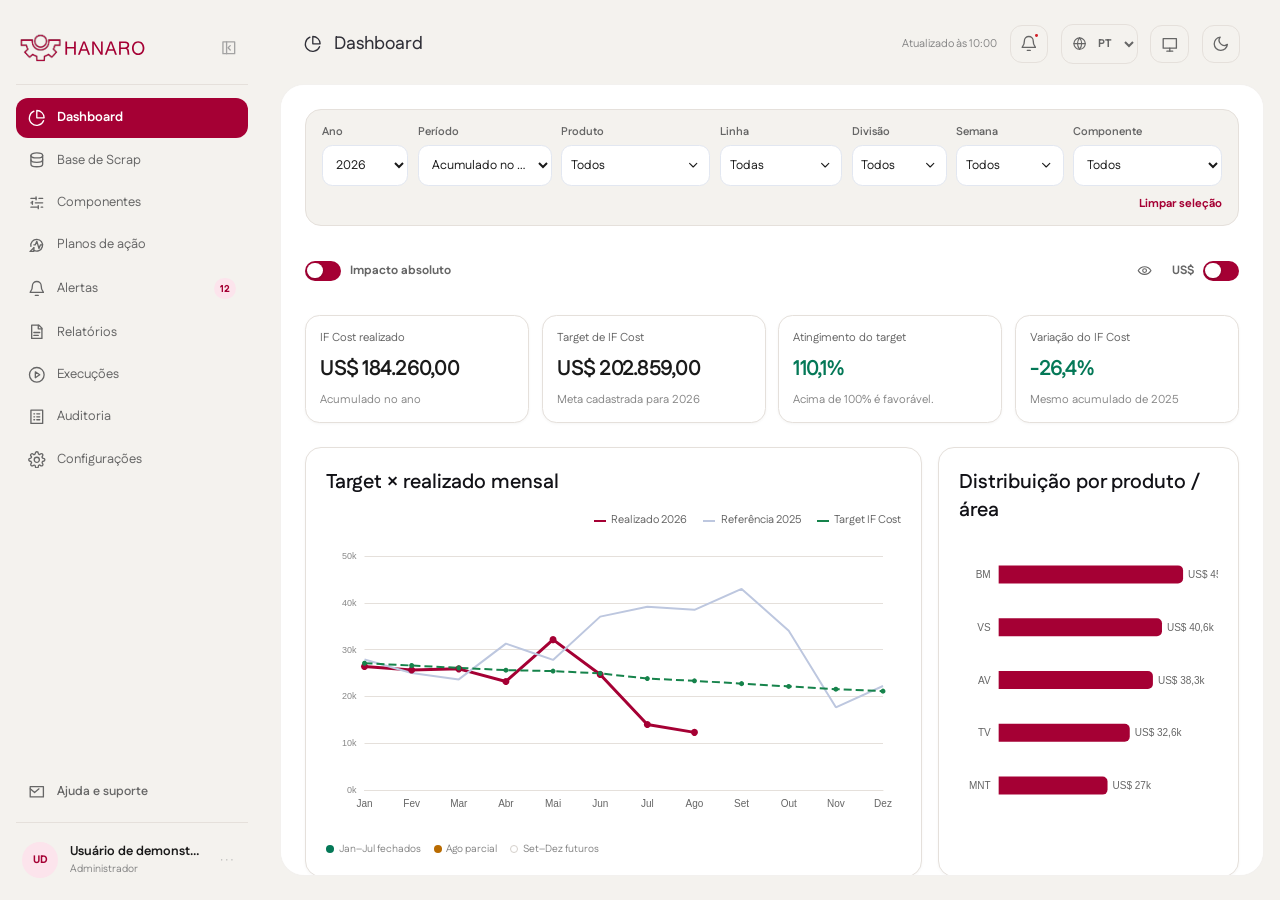
<file: index.html>
<!doctype html>
<html lang="pt-BR">
  <head>
    <meta charset="UTF-8" />
    <meta name="viewport" content="width=device-width, initial-scale=1" />
    <meta name="description" content="Protótipo navegável Hanaro" />
    <title>Hanaro</title>
    <link rel="icon" href="assets/logos/favicon.svg" type="image/svg+xml" />
    <script>
      (() => {
        const preference = localStorage.getItem("hanaro-theme") || "system";
        const dark =
          preference === "dark" ||
          (preference === "system" &&
            matchMedia("(prefers-color-scheme: dark)").matches);
        document.documentElement.dataset.theme = dark ? "dark" : "light";
        document.documentElement.dataset.themePreference = preference;
      })();
    </script>
    <link rel="stylesheet" href="styles.css" />
    <script src="assets/vendor/echarts.min.js" defer></script>
    <script src="scripts.js" defer></script>
    <script src="api-dashboard.js" defer></script>
  </head>
  <body>
    <div class="dashboard-shell" id="app-shell">
      <button
        class="sidebar-backdrop"
        id="sidebar-backdrop"
        type="button"
        aria-label="Fechar menu"
      ></button>
      <aside class="dashboard-sidebar" aria-label="Navegação principal">
        <div class="sidebar-panel">
          <header class="sidebar-header">
            <div class="sidebar-toolbar">
              <a
                class="brand-logo"
                href="#dashboard"
                aria-label="Hanaro — ir ao Dashboard"
              >
                <img
                  class="brand-logo-img logo-expanded logo-expanded-light"
                  src="assets/logos/hanaro-expanded-light.svg"
                  alt="Hanaro"
                />
                <img
                  class="brand-logo-img logo-expanded logo-expanded-dark"
                  src="assets/logos/hanaro-expanded-dark.svg"
                  alt="Hanaro"
                />
                <img
                  class="brand-logo-img logo-collapsed logo-collapsed-light"
                  src="assets/logos/hanaro-collapsed-light.svg"
                  alt=""
                />
                <img
                  class="brand-logo-img logo-collapsed logo-collapsed-dark"
                  src="assets/logos/hanaro-collapsed-dark.svg"
                  alt=""
                />
              </a>
              <button
                class="sidebar-toggle icon-button-plain"
                id="sidebar-toggle"
                type="button"
                aria-label="Recolher menu"
                aria-expanded="true"
              ></button>
            </div>
          </header>
          <nav class="sidebar-content" aria-label="Módulos do Hanaro">
            <ul class="nav-menu" id="main-navigation"></ul>
          </nav>
          <div class="sidebar-utilities">
            <button
              class="utility-button"
              type="button"
              data-action="support"
            ></button>
          </div>
          <footer class="sidebar-footer">
            <div class="profile-summary">
              <span class="avatar" aria-hidden="true">UD</span>
              <span class="profile-copy sidebar-copy"
                ><strong>Usuário de demonstração</strong
                ><small>Administrador</small></span
              >
              <button
                class="icon-button-plain profile-menu-trigger"
                type="button"
                data-action="profile"
                aria-label="Abrir perfil"
              ></button>
            </div>
          </footer>
        </div>
      </aside>

      <div class="dashboard-main">
        <header class="topbar">
          <div class="topbar-left">
            <button
              class="icon-button menu-trigger"
              id="mobile-menu"
              type="button"
              aria-label="Abrir menu"
            ></button>
            <nav
              class="breadcrumbs"
              aria-label="Navegação estrutural"
              id="breadcrumb"
            ></nav>
          </div>
          <div class="topbar-actions">
            <span class="sync-state" id="sync-state">Atualizado às 10:00</span>
            <button
              class="icon-button"
              type="button"
              data-action="notifications"
              aria-label="Notificações"
            >
              <span class="notification-dot"></span>
            </button>
            <label class="language-select language-select-compact" aria-label="Alterar idioma">
              <span class="language-select-icon" aria-hidden="true"></span>
              <select id="global-language" aria-label="Alterar idioma">
                <option value="pt-BR">PT</option>
                <option value="en">EN</option>
                <option value="ko">KO</option>
              </select>
            </label>
            <button
              class="icon-button tv-mode-trigger"
              id="tv-mode-trigger"
              type="button"
              data-action="enter-tv"
              aria-label="Abrir Modo TV"
              title="Modo TV"
            ></button>
            <button
              class="icon-button theme-quick-toggle"
              type="button"
              data-action="toggle-theme"
              aria-label="Alternar tema"
            ></button>
          </div>
        </header>
        <main class="app-canvas" id="main-canvas" tabindex="-1">
          <div class="dashboard-content" id="page-content"></div>
        </main>
      </div>
    </div>

    <div class="overlay-layer" id="overlay-layer" aria-live="polite"></div>
    <section
      class="tv-mode"
      id="tv-mode"
      aria-label="Modo TV Hanaro"
      aria-hidden="true"
    ></section>
    <div
      class="toast-region"
      id="toast-region"
      aria-live="polite"
      aria-atomic="true"
    ></div>
    <noscript
      >Este protótipo precisa de JavaScript habilitado para funcionar.</noscript
    >
  </body>
</html>
</file>
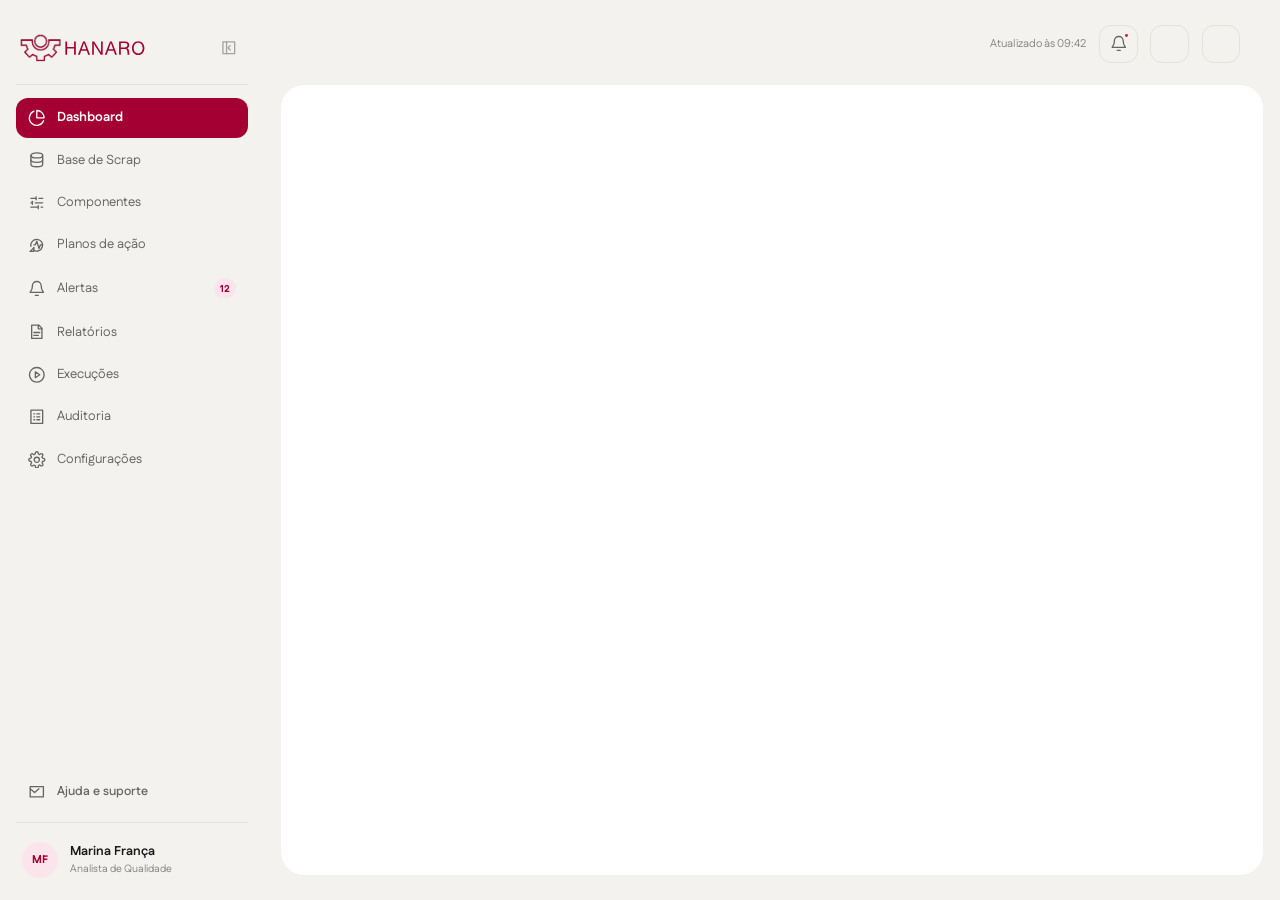
<file: main.html>
<!doctype html>
<html lang="pt-BR">
  <head>
    <meta charset="UTF-8" />
    <meta name="viewport" content="width=device-width, initial-scale=1" />
    <meta name="description" content="Protótipo navegável Hanaro" />
    <title>Hanaro</title>
    <link rel="icon" href="assets/logos/favicon.svg" type="image/svg+xml" />
    <script>
      (() => {
        const preference = localStorage.getItem("hanaro-theme") || "system";
        const dark =
          preference === "dark" ||
          (preference === "system" &&
            matchMedia("(prefers-color-scheme: dark)").matches);
        document.documentElement.dataset.theme = dark ? "dark" : "light";
        document.documentElement.dataset.themePreference = preference;
      })();
    </script>
    <link rel="stylesheet" href="styles.css" />
    <script src="assets/vendor/echarts.min.js" defer></script>
    <script src="scripts.js" defer></script>
  </head>
  <body>
    <div class="dashboard-shell" id="app-shell">
      <button
        class="sidebar-backdrop"
        id="sidebar-backdrop"
        type="button"
        aria-label="Fechar menu"
      ></button>
      <aside class="dashboard-sidebar" aria-label="Navegação principal">
        <div class="sidebar-panel">
          <header class="sidebar-header">
            <div class="sidebar-toolbar">
              <a
                class="brand-logo"
                href="#dashboard"
                aria-label="Hanaro — ir ao Dashboard"
              >
                <img
                  class="brand-logo-img logo-expanded logo-expanded-light"
                  src="assets/logos/hanaro-expanded-light.svg"
                  alt="Hanaro"
                />
                <img
                  class="brand-logo-img logo-expanded logo-expanded-dark"
                  src="assets/logos/hanaro-expanded-dark.svg"
                  alt="Hanaro"
                />
                <img
                  class="brand-logo-img logo-collapsed logo-collapsed-light"
                  src="assets/logos/hanaro-collapsed-light.svg"
                  alt=""
                />
                <img
                  class="brand-logo-img logo-collapsed logo-collapsed-dark"
                  src="assets/logos/hanaro-collapsed-dark.svg"
                  alt=""
                />
              </a>
              <button
                class="sidebar-toggle icon-button-plain"
                id="sidebar-toggle"
                type="button"
                aria-label="Recolher menu"
                aria-expanded="true"
              ></button>
            </div>
          </header>
          <nav class="sidebar-content" aria-label="Módulos do Hanaro">
            <ul class="nav-menu" id="main-navigation"></ul>
          </nav>
          <div class="sidebar-utilities">
            <button
              class="utility-button"
              type="button"
              data-action="support"
            ></button>
          </div>
          <footer class="sidebar-footer">
            <div class="profile-summary">
              <span class="avatar" aria-hidden="true">MF</span>
              <span class="profile-copy sidebar-copy"
                ><strong>Marina França</strong
                ><small>Analista de Qualidade</small></span
              >
              <button
                class="icon-button-plain profile-menu-trigger"
                type="button"
                data-action="profile"
                aria-label="Abrir perfil"
              ></button>
            </div>
          </footer>
        </div>
      </aside>

      <div class="dashboard-main">
        <header class="topbar">
          <div class="topbar-left">
            <button
              class="icon-button menu-trigger"
              id="mobile-menu"
              type="button"
              aria-label="Abrir menu"
            ></button>
            <nav
              class="breadcrumbs"
              aria-label="Navegação estrutural"
              id="breadcrumb"
            ></nav>
          </div>
          <div class="topbar-actions">
            <span class="sync-state" id="sync-state">Atualizado às 09:42</span>
            <button
              class="icon-button"
              type="button"
              data-action="notifications"
              aria-label="Notificações"
            >
              <span class="notification-dot"></span>
            </button>
            <button
              class="icon-button tv-mode-trigger"
              id="tv-mode-trigger"
              type="button"
              data-action="enter-tv"
              aria-label="Abrir Modo TV"
              title="Modo TV"
            ></button>
            <button
              class="icon-button theme-quick-toggle"
              type="button"
              data-action="toggle-theme"
              aria-label="Alternar tema"
            ></button>
          </div>
        </header>
        <main class="app-canvas" id="main-canvas" tabindex="-1">
          <div class="dashboard-content" id="page-content"></div>
        </main>
      </div>
    </div>

    <div class="overlay-layer" id="overlay-layer" aria-live="polite"></div>
    <section
      class="tv-mode"
      id="tv-mode"
      aria-label="Modo TV Hanaro"
      aria-hidden="true"
    ></section>
    <div
      class="toast-region"
      id="toast-region"
      aria-live="polite"
      aria-atomic="true"
    ></div>
    <noscript
      >Este protótipo precisa de JavaScript habilitado para funcionar.</noscript
    >
  </body>
</html>
</file>
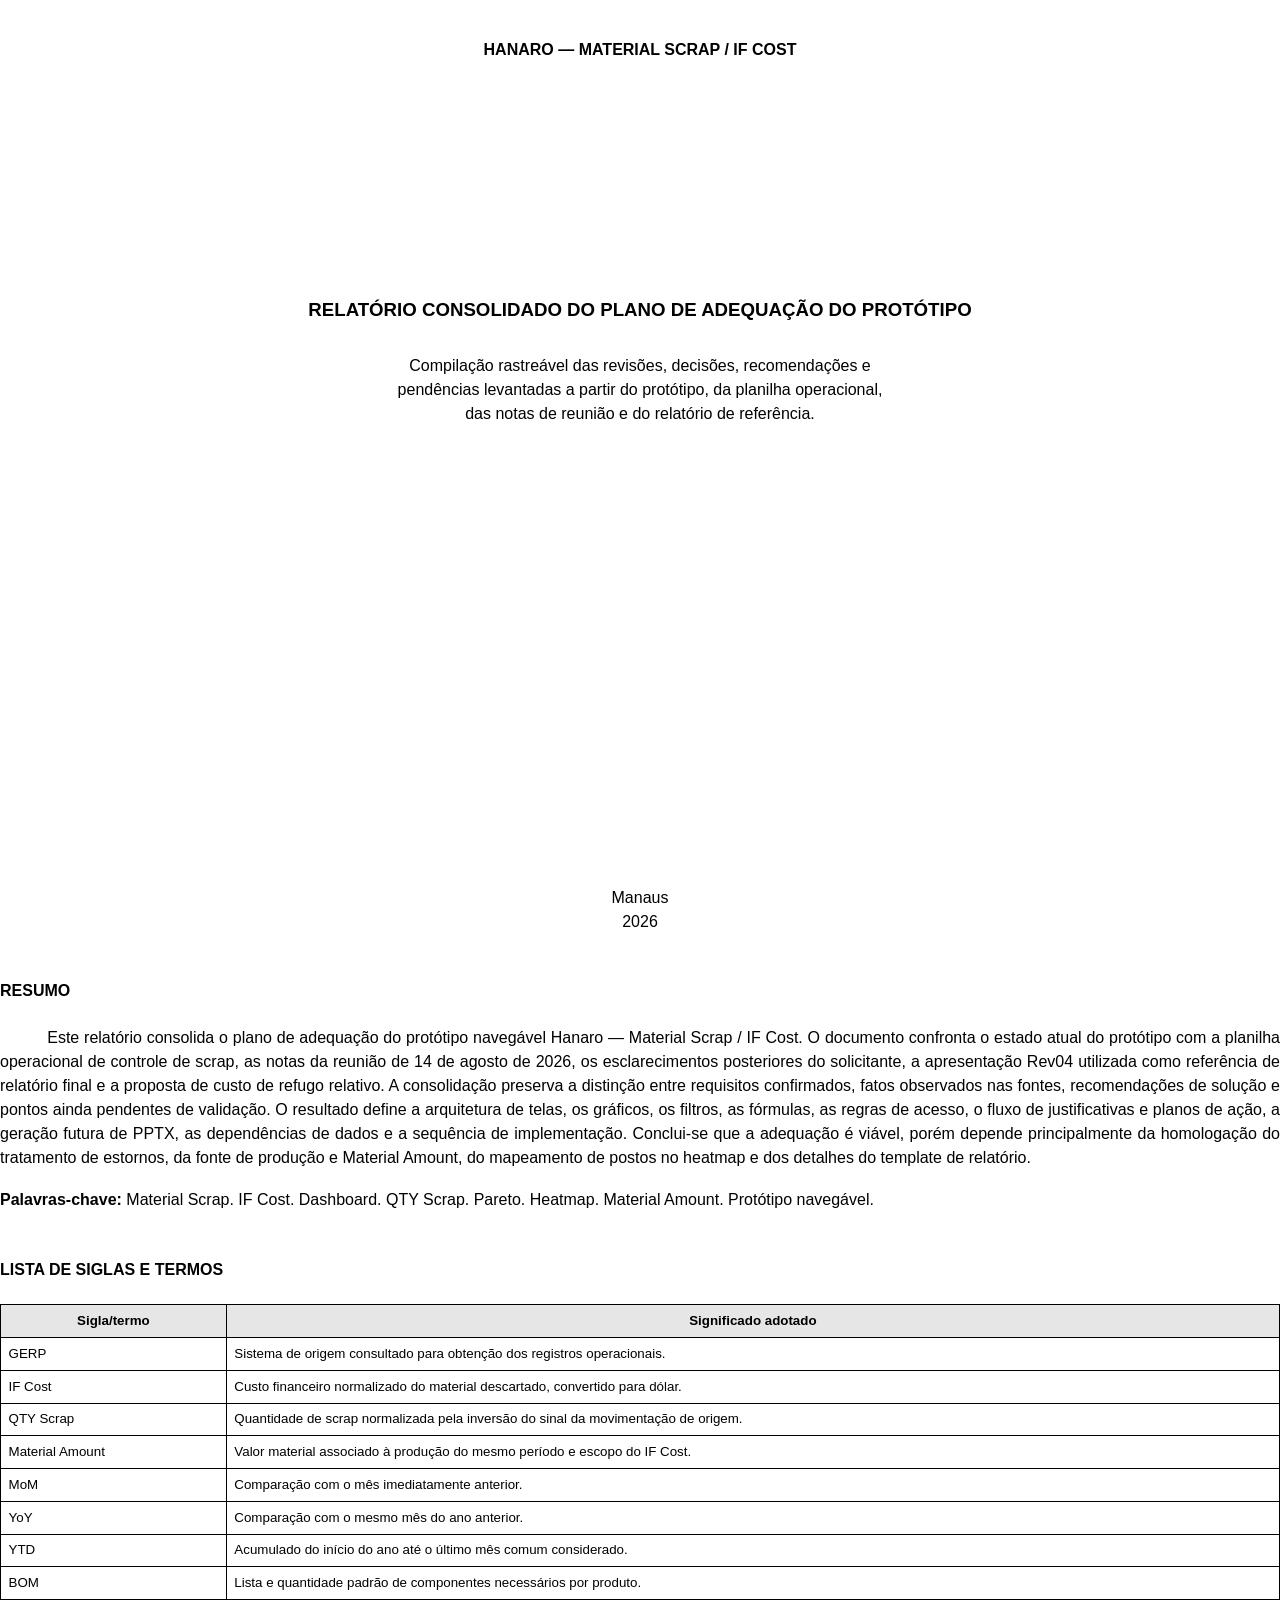
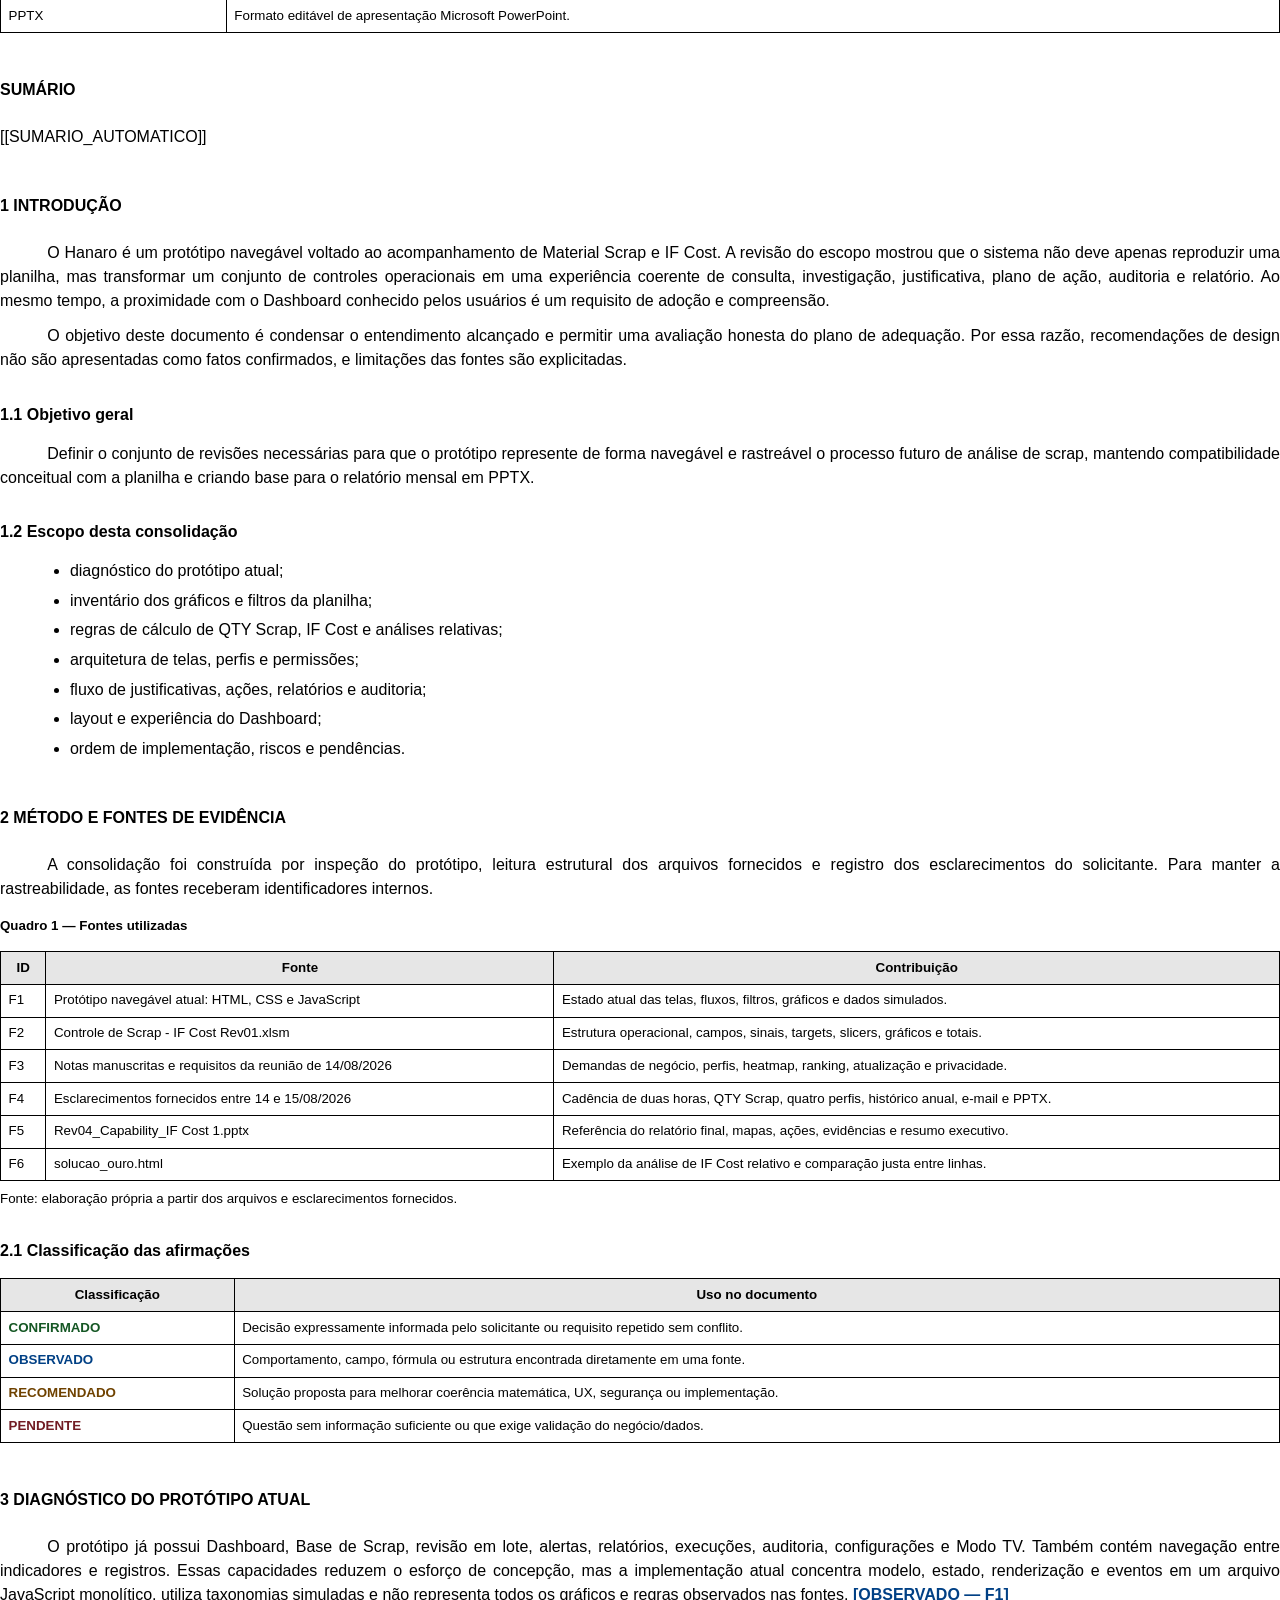
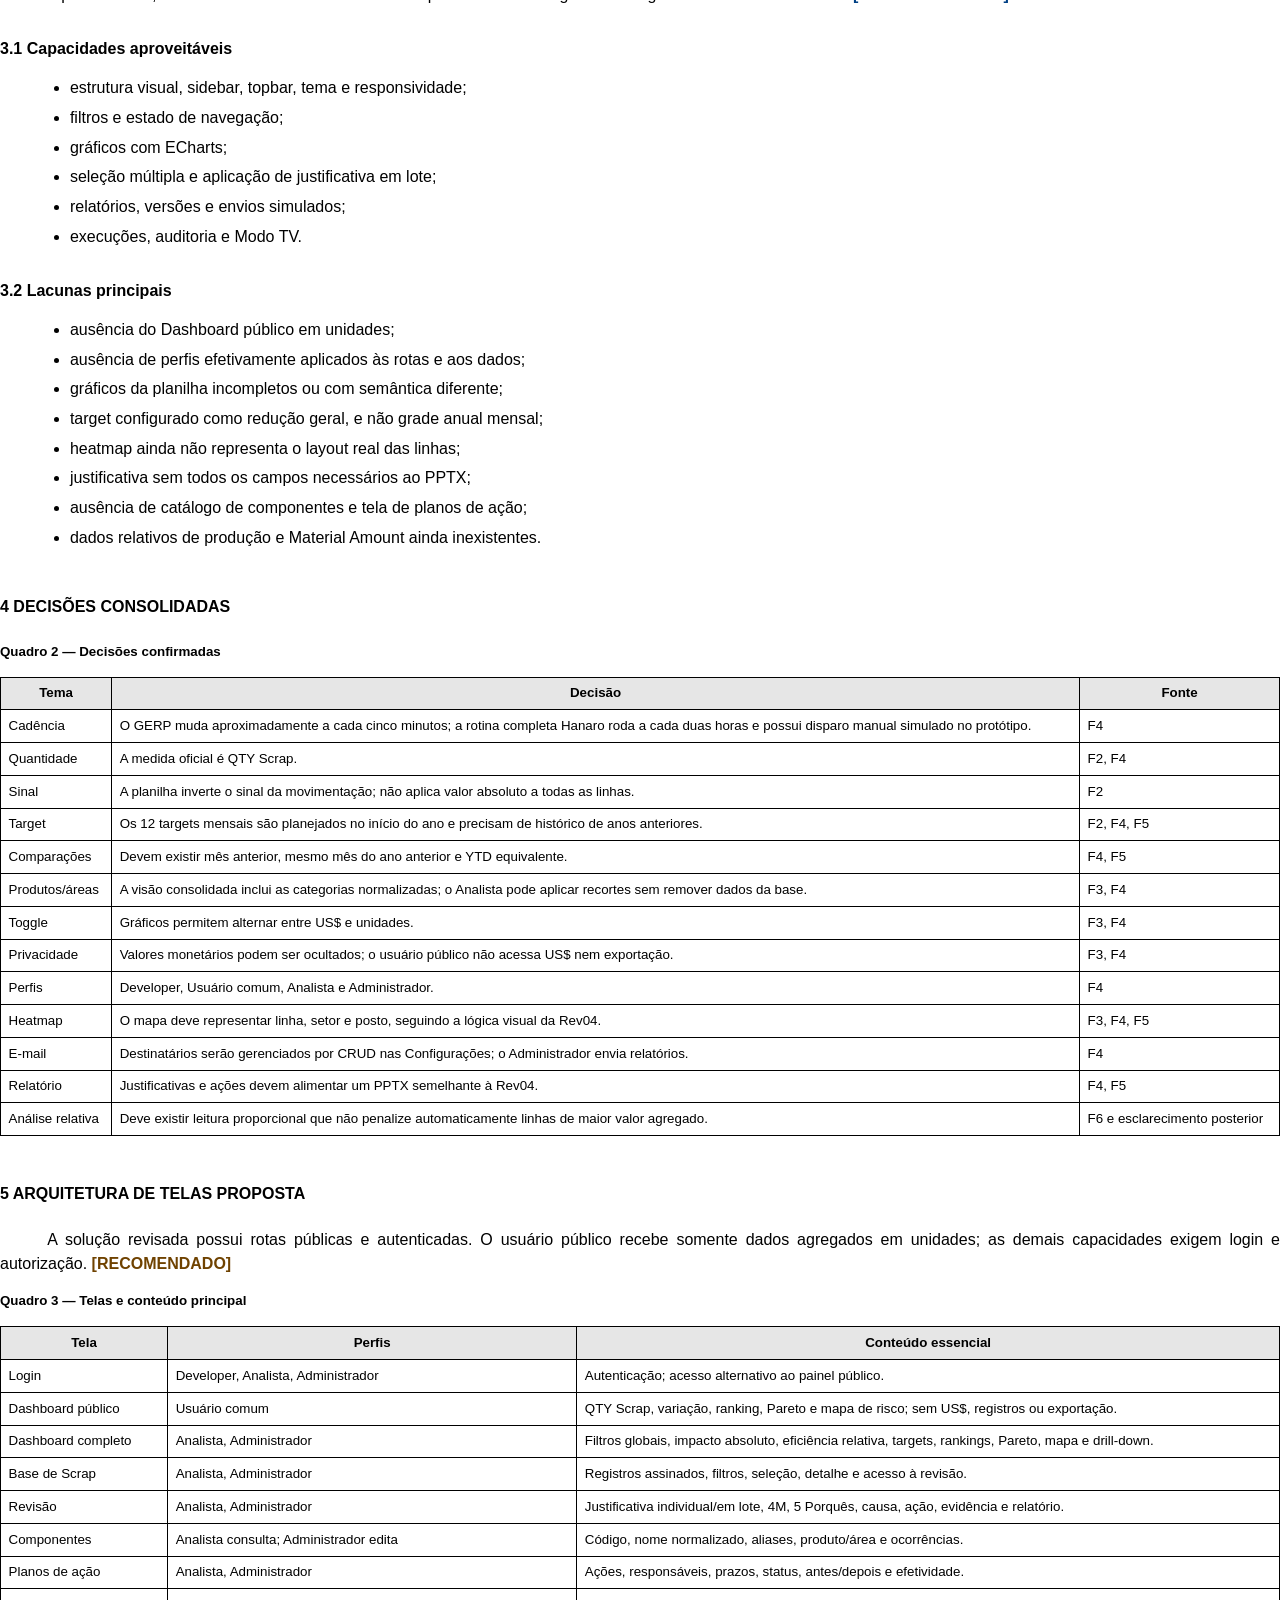
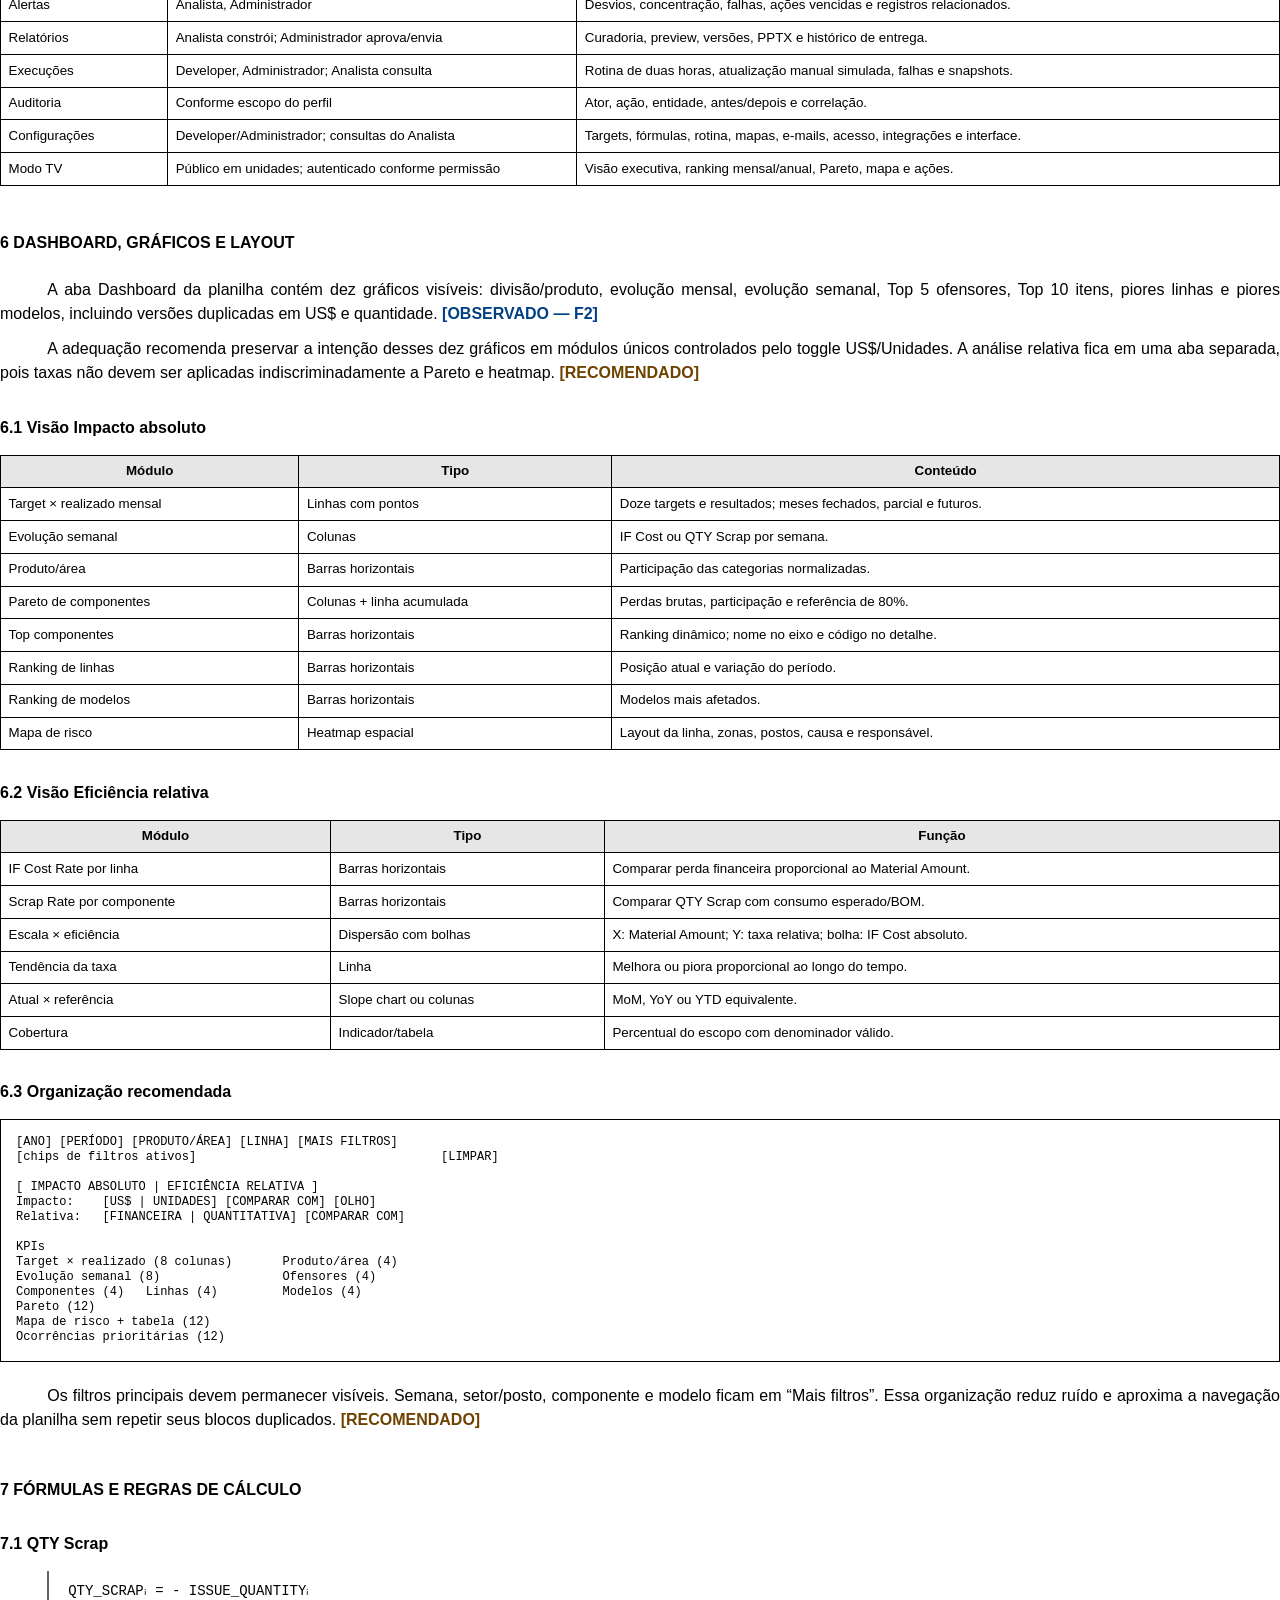
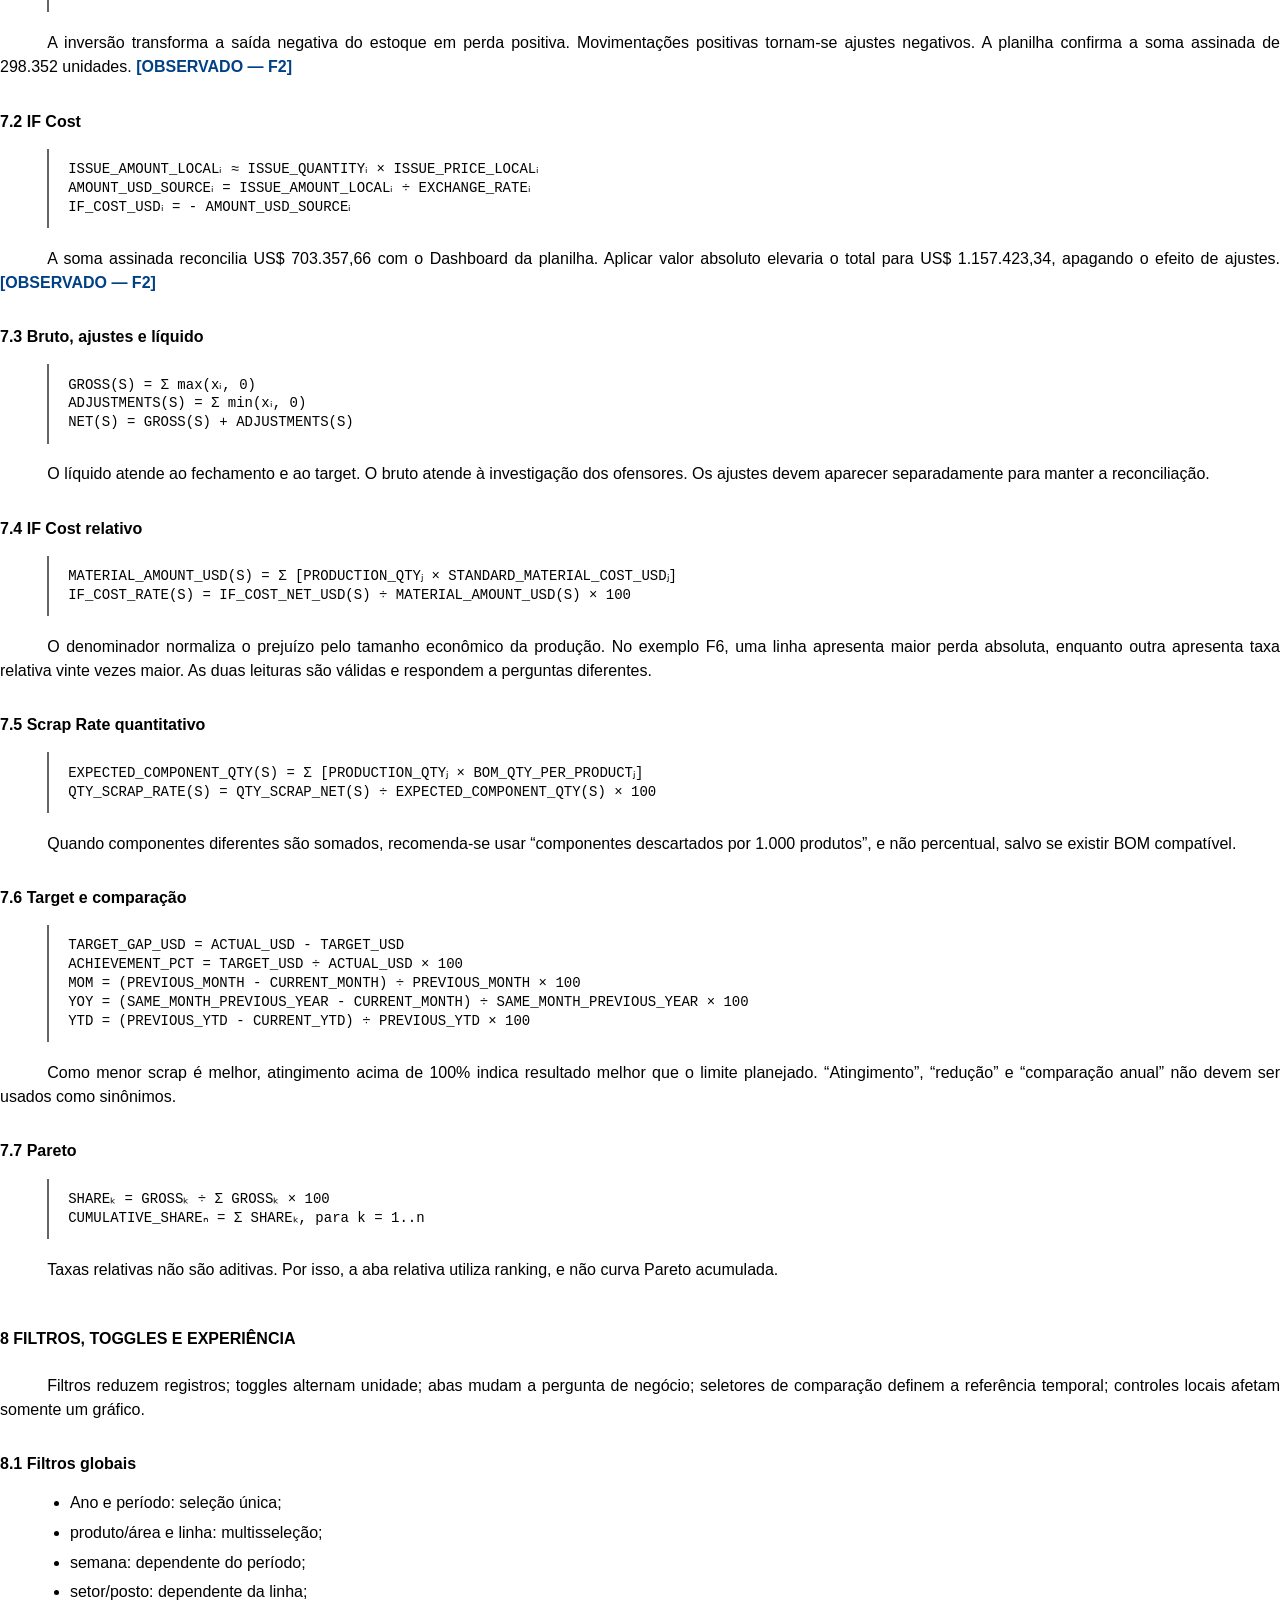
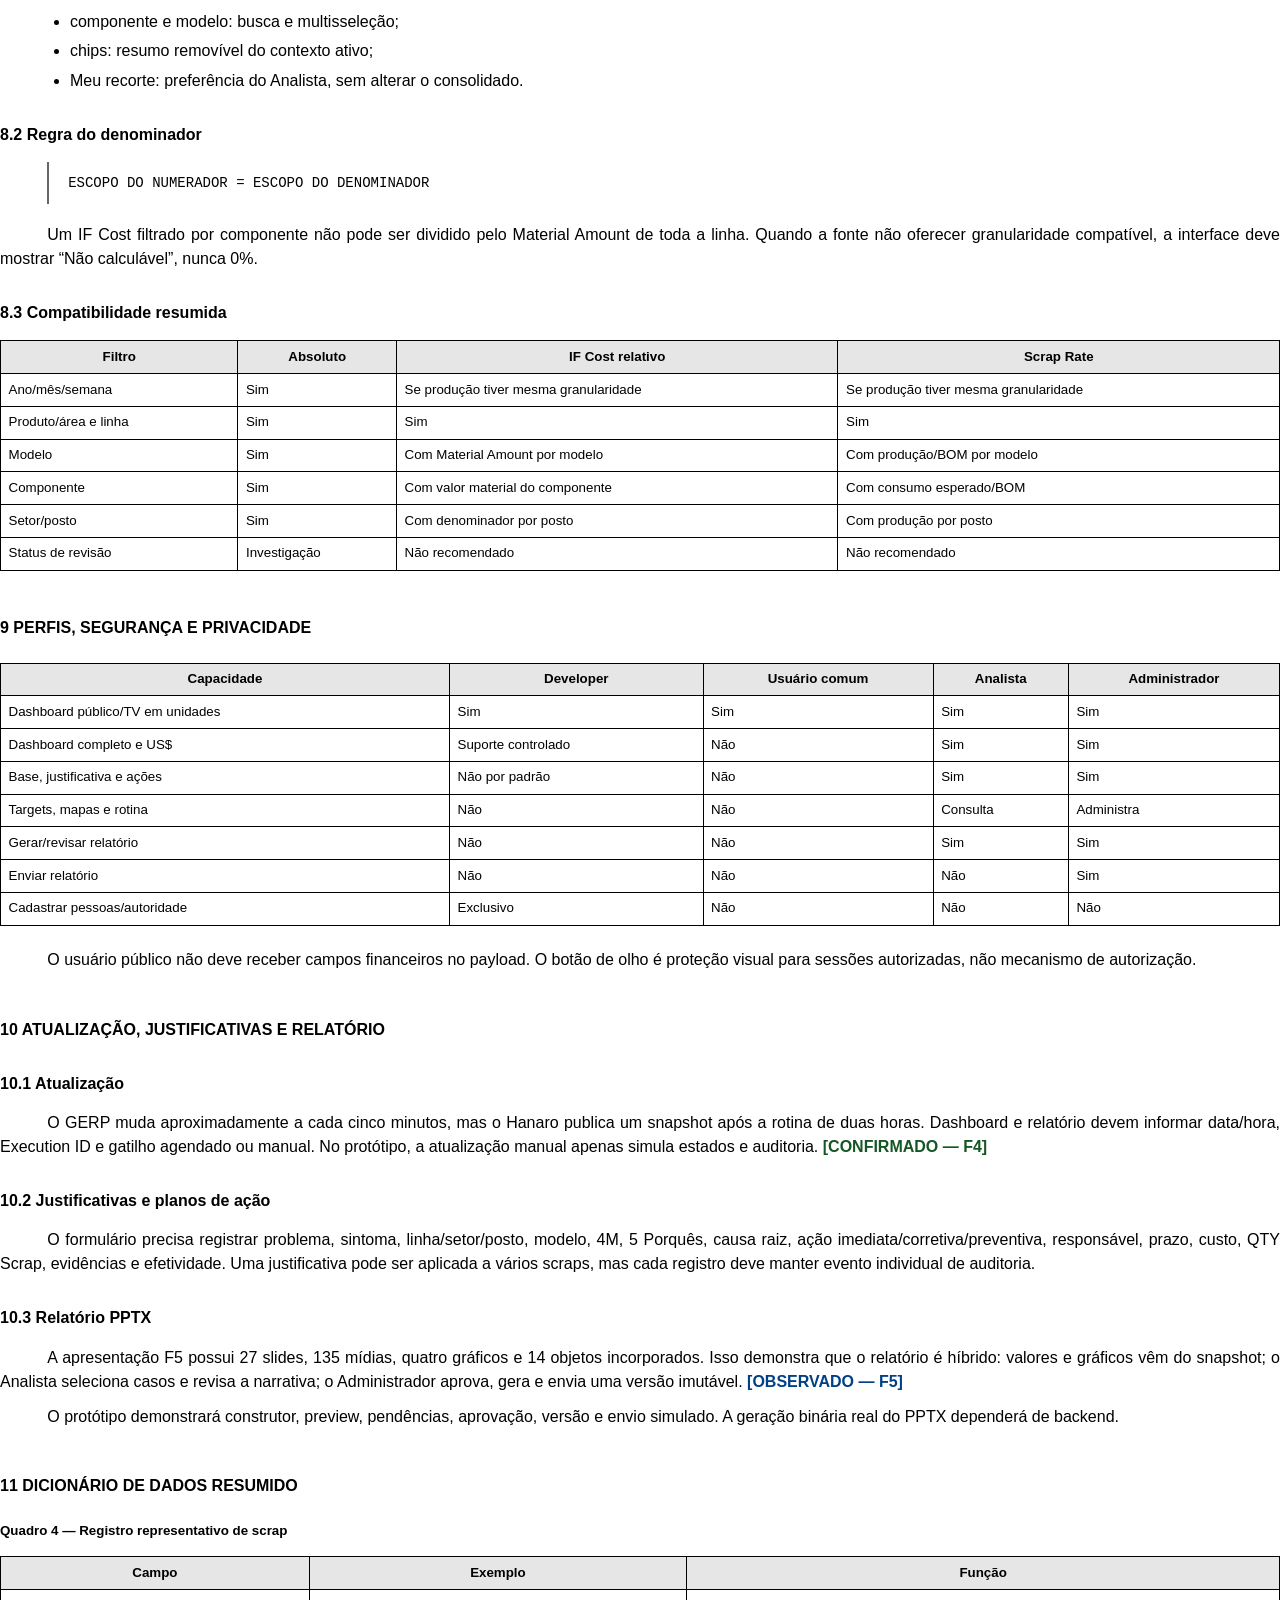
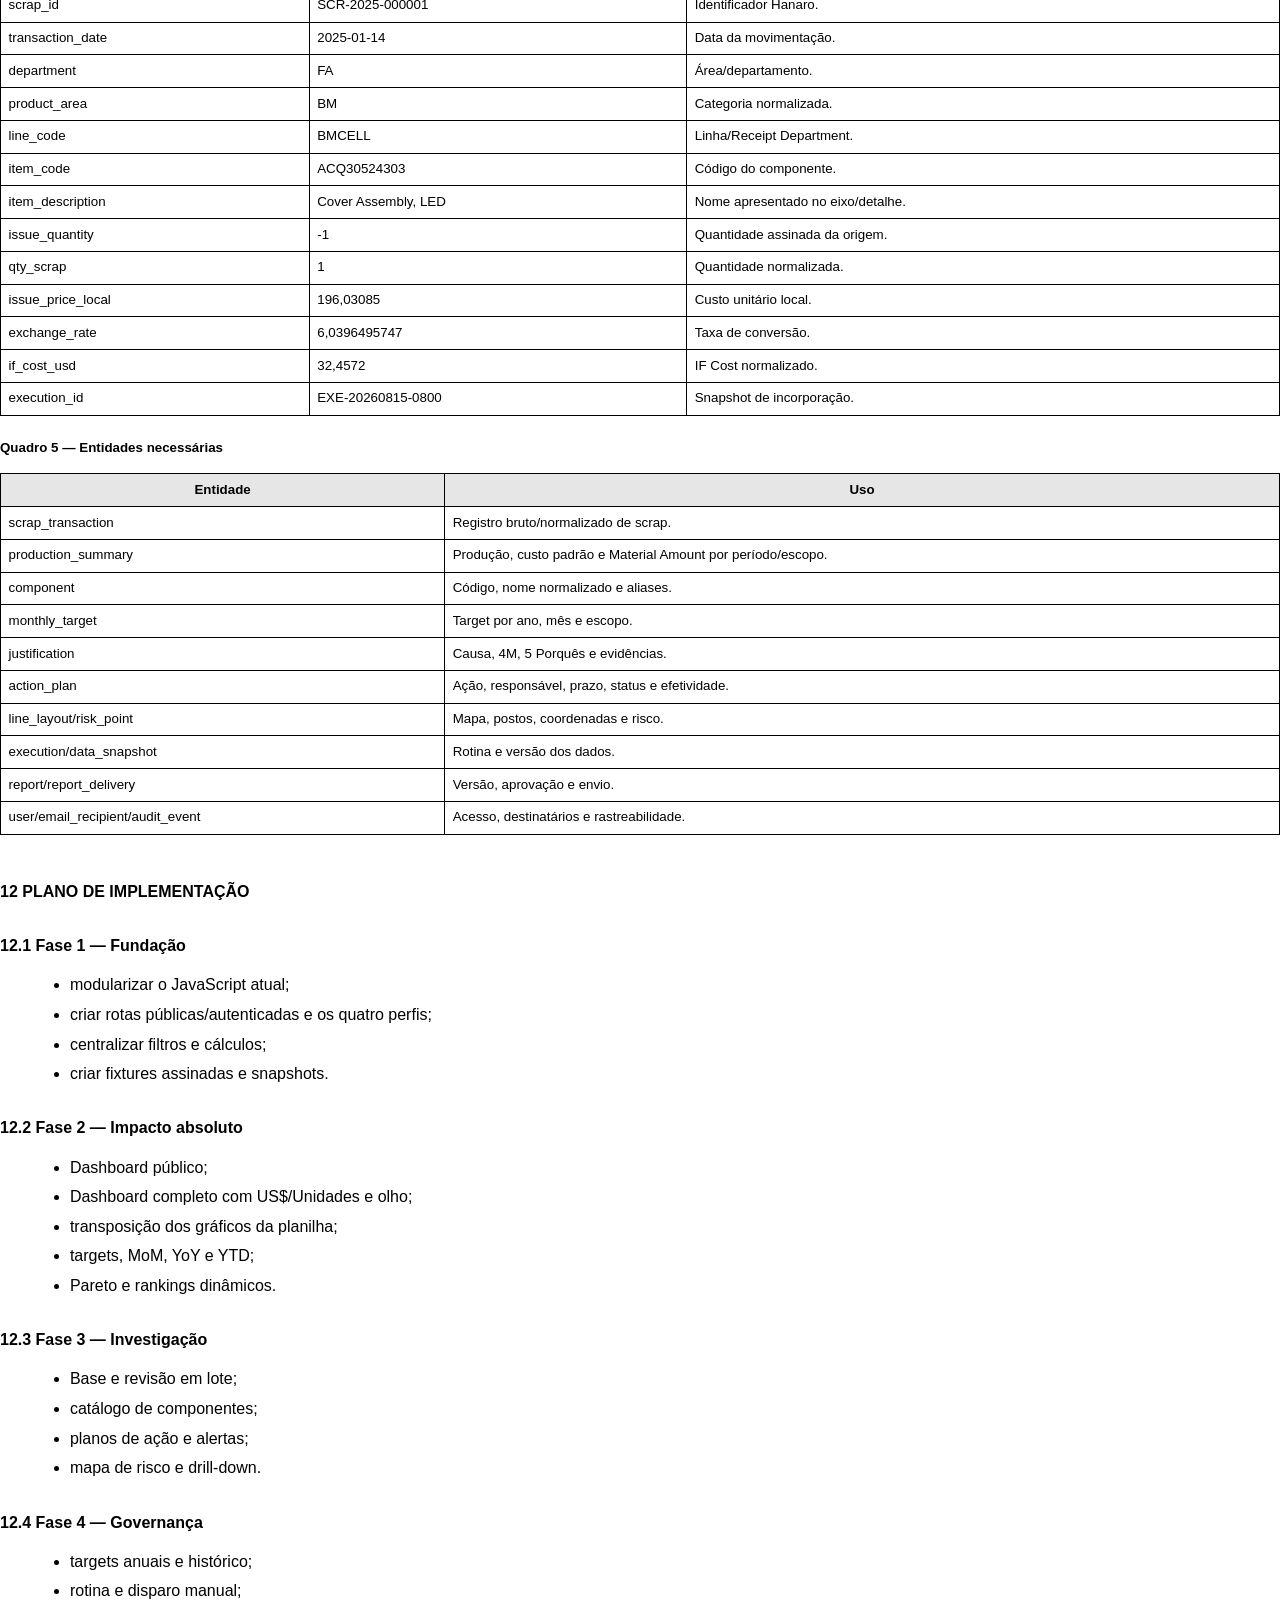
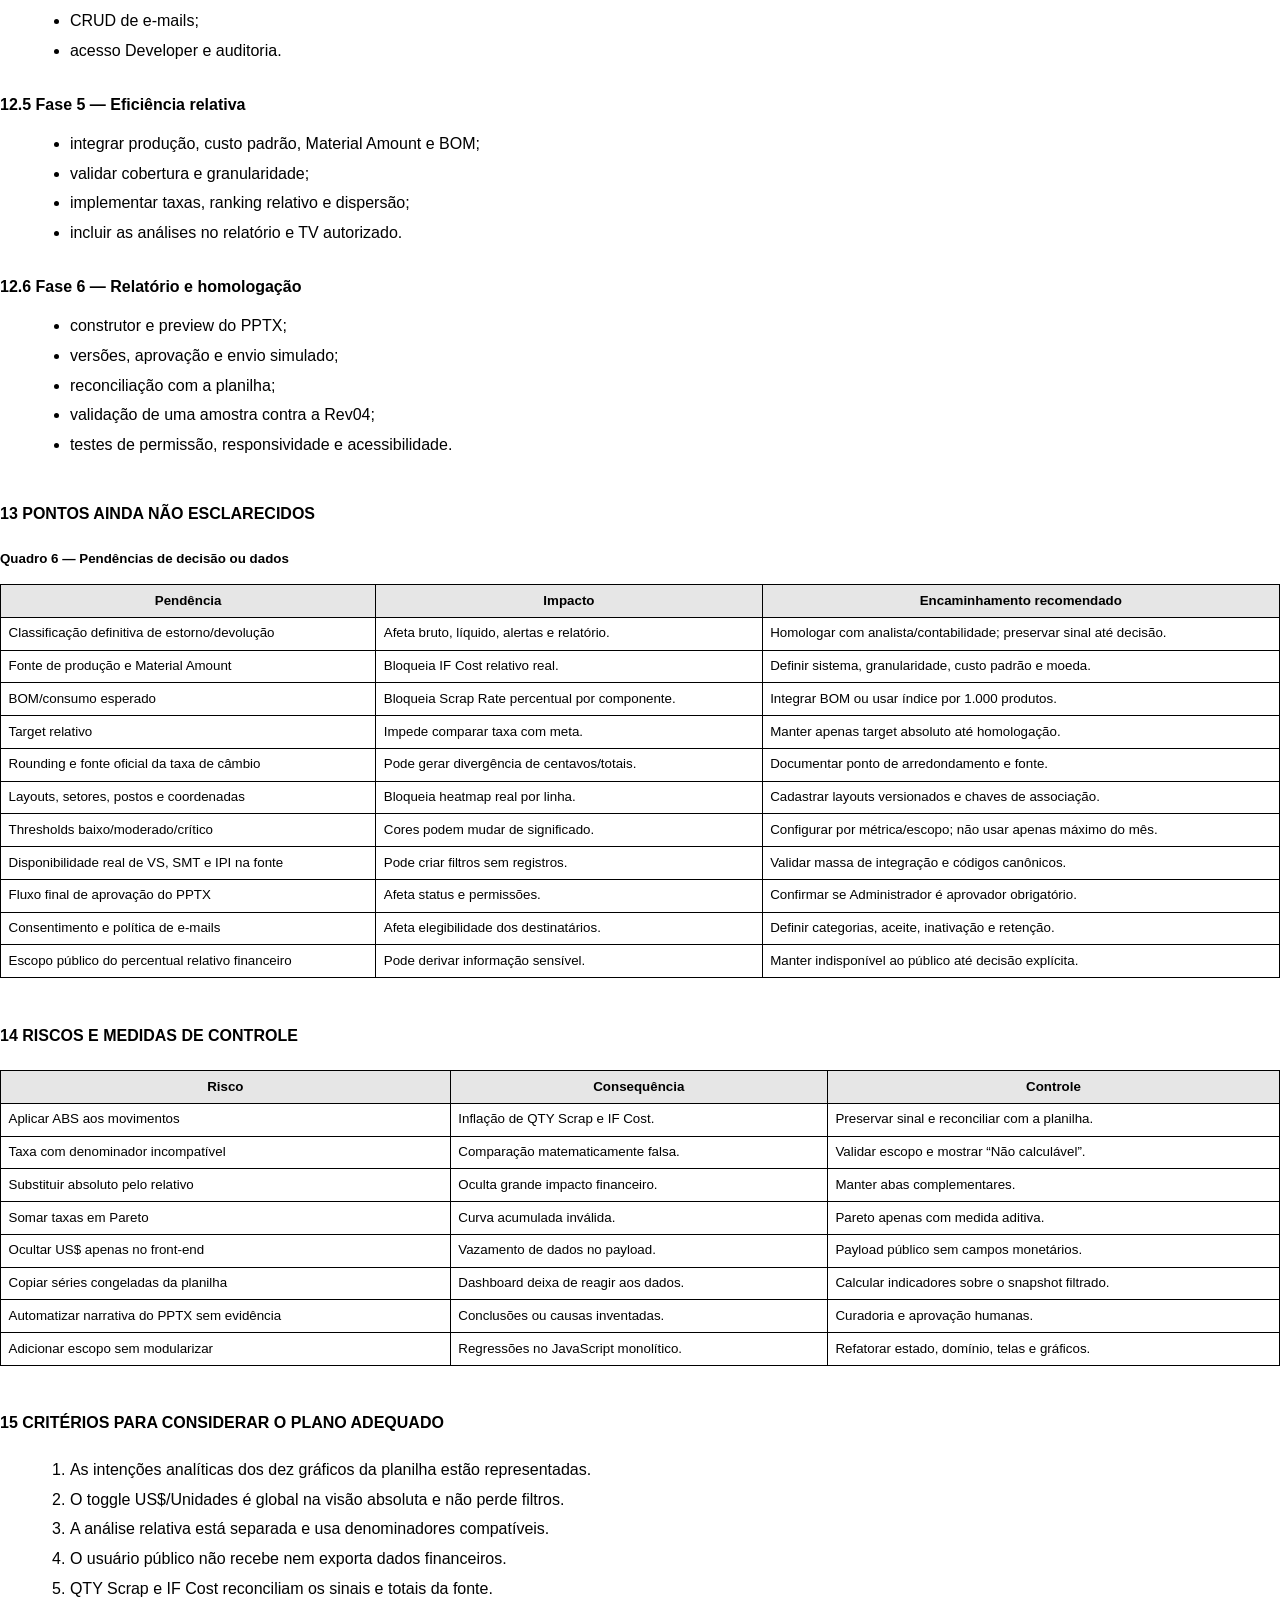
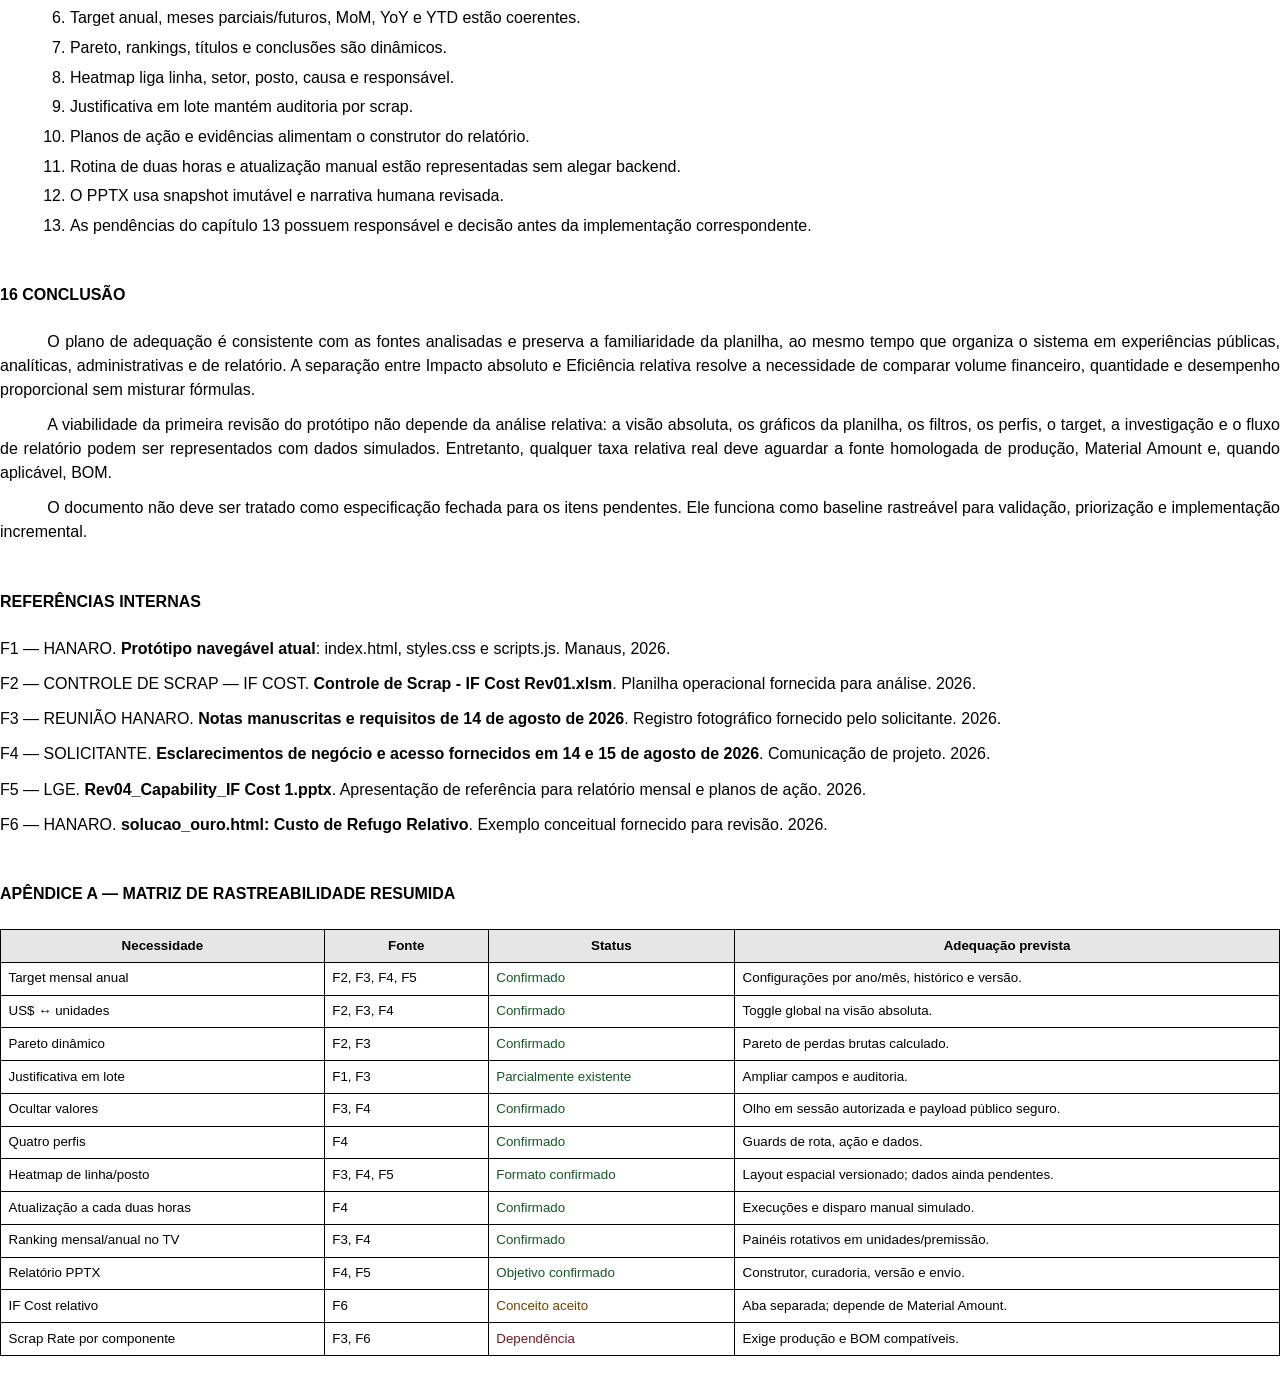
<file: docs/RELATORIO_CONSOLIDADO_ADEQUACAO_PROTOTIPO_ABNT.html>
<!doctype html>
<html lang="pt-BR">
<head>
  <meta charset="utf-8" />
  <title>Hanaro — Relatório Consolidado de Adequação do Protótipo</title>
  <style>
    @page { size: A4; margin: 30mm 20mm 20mm 30mm; }
    * { box-sizing: border-box; }
    body { margin: 0; color: #000; background: #fff; font-family: Arial, sans-serif; font-size: 12pt; line-height: 1.5; }
    .cover { height: 247mm; position: relative; text-align: center; page-break-after: always; }
    .cover-org { padding-top: 10mm; font-weight: bold; text-transform: uppercase; }
    .cover-title { margin-top: 62mm; font-size: 14pt; font-weight: bold; text-transform: uppercase; line-height: 1.5; }
    .cover-subtitle { margin: 8mm auto 0; width: 135mm; }
    .cover-place { position: absolute; right: 0; bottom: 0; left: 0; text-align: center; }
    .pretext { page-break-after: always; }
    .toc-placeholder { color: #000; }
    h1 { margin: 12mm 0 6mm; font-size: 12pt; font-weight: bold; text-transform: uppercase; line-height: 1.5; page-break-before: always; page-break-after: avoid; }
    h1.first { page-break-before: auto; }
    h2 { margin: 8mm 0 4mm; font-size: 12pt; font-weight: bold; line-height: 1.5; page-break-after: avoid; }
    h3 { margin: 6mm 0 3mm; font-size: 12pt; font-weight: bold; font-style: italic; line-height: 1.5; page-break-after: avoid; }
    p { margin: 0 0 3mm; text-align: justify; text-indent: 12.5mm; }
    p.no-indent, .caption, td p, th p { text-indent: 0; }
    ul, ol { margin: 0 0 4mm 12.5mm; padding-left: 6mm; }
    li { margin: 0 0 1.5mm; text-align: justify; }
    table { width: 100%; margin: 4mm 0 6mm; border-collapse: collapse; font-size: 10pt; line-height: 1.25; page-break-inside: auto; }
    thead { display: table-header-group; }
    tr { page-break-inside: avoid; }
    th, td { border: 0.7pt solid #000; padding: 2mm; vertical-align: top; }
    th { font-weight: bold; text-align: center; background: #e6e6e6; }
    .caption { margin: 4mm 0 1mm; text-align: left; font-size: 10pt; }
    .source { margin: -4mm 0 6mm; text-align: left; text-indent: 0; font-size: 10pt; }
    .formula { margin: 3mm 0 5mm 12.5mm; border-left: 2pt solid #666; padding: 3mm 5mm; font-family: "Courier New", monospace; font-size: 10.5pt; line-height: 1.35; white-space: pre-wrap; }
    .status { font-weight: bold; white-space: nowrap; }
    .confirmed { color: #155724; }
    .observed { color: #004085; }
    .recommended { color: #6f4200; }
    .pending { color: #721c24; }
    .callout { margin: 5mm 0; border: 1pt solid #000; padding: 4mm; }
    .callout p:last-child { margin-bottom: 0; }
    .wireframe { margin: 4mm 0 6mm; border: 0.7pt solid #000; padding: 4mm; font-family: "Courier New", monospace; font-size: 9pt; line-height: 1.25; white-space: pre-wrap; }
    .keywords { margin-top: 5mm; text-indent: 0; }
    .page-break { page-break-before: always; }
    .references p { padding-left: 12.5mm; text-indent: -12.5mm; }
  </style>
</head>
<body>
  <section class="cover">
    <div class="cover-org">HANARO — MATERIAL SCRAP / IF COST</div>
    <div class="cover-title">RELATÓRIO CONSOLIDADO DO PLANO DE ADEQUAÇÃO DO PROTÓTIPO</div>
    <div class="cover-subtitle">Compilação rastreável das revisões, decisões, recomendações e pendências levantadas a partir do protótipo, da planilha operacional, das notas de reunião e do relatório de referência.</div>
    <div class="cover-place">Manaus<br />2026</div>
  </section>

  <section class="pretext">
    <h1 class="first">RESUMO</h1>
    <p>Este relatório consolida o plano de adequação do protótipo navegável Hanaro — Material Scrap / IF Cost. O documento confronta o estado atual do protótipo com a planilha operacional de controle de scrap, as notas da reunião de 14 de agosto de 2026, os esclarecimentos posteriores do solicitante, a apresentação Rev04 utilizada como referência de relatório final e a proposta de custo de refugo relativo. A consolidação preserva a distinção entre requisitos confirmados, fatos observados nas fontes, recomendações de solução e pontos ainda pendentes de validação. O resultado define a arquitetura de telas, os gráficos, os filtros, as fórmulas, as regras de acesso, o fluxo de justificativas e planos de ação, a geração futura de PPTX, as dependências de dados e a sequência de implementação. Conclui-se que a adequação é viável, porém depende principalmente da homologação do tratamento de estornos, da fonte de produção e Material Amount, do mapeamento de postos no heatmap e dos detalhes do template de relatório.</p>
    <p class="keywords"><strong>Palavras-chave:</strong> Material Scrap. IF Cost. Dashboard. QTY Scrap. Pareto. Heatmap. Material Amount. Protótipo navegável.</p>

    <h1>LISTA DE SIGLAS E TERMOS</h1>
    <table>
      <thead><tr><th>Sigla/termo</th><th>Significado adotado</th></tr></thead>
      <tbody>
        <tr><td>GERP</td><td>Sistema de origem consultado para obtenção dos registros operacionais.</td></tr>
        <tr><td>IF Cost</td><td>Custo financeiro normalizado do material descartado, convertido para dólar.</td></tr>
        <tr><td>QTY Scrap</td><td>Quantidade de scrap normalizada pela inversão do sinal da movimentação de origem.</td></tr>
        <tr><td>Material Amount</td><td>Valor material associado à produção do mesmo período e escopo do IF Cost.</td></tr>
        <tr><td>MoM</td><td>Comparação com o mês imediatamente anterior.</td></tr>
        <tr><td>YoY</td><td>Comparação com o mesmo mês do ano anterior.</td></tr>
        <tr><td>YTD</td><td>Acumulado do início do ano até o último mês comum considerado.</td></tr>
        <tr><td>BOM</td><td>Lista e quantidade padrão de componentes necessários por produto.</td></tr>
        <tr><td>PPTX</td><td>Formato editável de apresentação Microsoft PowerPoint.</td></tr>
      </tbody>
    </table>

    <h1>SUMÁRIO</h1>
    <p class="no-indent toc-placeholder">[[SUMARIO_AUTOMATICO]]</p>
  </section>

  <h1 class="first">1 INTRODUÇÃO</h1>
  <p>O Hanaro é um protótipo navegável voltado ao acompanhamento de Material Scrap e IF Cost. A revisão do escopo mostrou que o sistema não deve apenas reproduzir uma planilha, mas transformar um conjunto de controles operacionais em uma experiência coerente de consulta, investigação, justificativa, plano de ação, auditoria e relatório. Ao mesmo tempo, a proximidade com o Dashboard conhecido pelos usuários é um requisito de adoção e compreensão.</p>
  <p>O objetivo deste documento é condensar o entendimento alcançado e permitir uma avaliação honesta do plano de adequação. Por essa razão, recomendações de design não são apresentadas como fatos confirmados, e limitações das fontes são explicitadas.</p>

  <h2>1.1 Objetivo geral</h2>
  <p>Definir o conjunto de revisões necessárias para que o protótipo represente de forma navegável e rastreável o processo futuro de análise de scrap, mantendo compatibilidade conceitual com a planilha e criando base para o relatório mensal em PPTX.</p>

  <h2>1.2 Escopo desta consolidação</h2>
  <ul>
    <li>diagnóstico do protótipo atual;</li>
    <li>inventário dos gráficos e filtros da planilha;</li>
    <li>regras de cálculo de QTY Scrap, IF Cost e análises relativas;</li>
    <li>arquitetura de telas, perfis e permissões;</li>
    <li>fluxo de justificativas, ações, relatórios e auditoria;</li>
    <li>layout e experiência do Dashboard;</li>
    <li>ordem de implementação, riscos e pendências.</li>
  </ul>

  <h1>2 MÉTODO E FONTES DE EVIDÊNCIA</h1>
  <p>A consolidação foi construída por inspeção do protótipo, leitura estrutural dos arquivos fornecidos e registro dos esclarecimentos do solicitante. Para manter a rastreabilidade, as fontes receberam identificadores internos.</p>

  <p class="caption"><strong>Quadro 1 — Fontes utilizadas</strong></p>
  <table>
    <thead><tr><th>ID</th><th>Fonte</th><th>Contribuição</th></tr></thead>
    <tbody>
      <tr><td>F1</td><td>Protótipo navegável atual: HTML, CSS e JavaScript</td><td>Estado atual das telas, fluxos, filtros, gráficos e dados simulados.</td></tr>
      <tr><td>F2</td><td>Controle de Scrap - IF Cost Rev01.xlsm</td><td>Estrutura operacional, campos, sinais, targets, slicers, gráficos e totais.</td></tr>
      <tr><td>F3</td><td>Notas manuscritas e requisitos da reunião de 14/08/2026</td><td>Demandas de negócio, perfis, heatmap, ranking, atualização e privacidade.</td></tr>
      <tr><td>F4</td><td>Esclarecimentos fornecidos entre 14 e 15/08/2026</td><td>Cadência de duas horas, QTY Scrap, quatro perfis, histórico anual, e-mail e PPTX.</td></tr>
      <tr><td>F5</td><td>Rev04_Capability_IF Cost 1.pptx</td><td>Referência do relatório final, mapas, ações, evidências e resumo executivo.</td></tr>
      <tr><td>F6</td><td>solucao_ouro.html</td><td>Exemplo da análise de IF Cost relativo e comparação justa entre linhas.</td></tr>
    </tbody>
  </table>
  <p class="source">Fonte: elaboração própria a partir dos arquivos e esclarecimentos fornecidos.</p>

  <h2>2.1 Classificação das afirmações</h2>
  <table>
    <thead><tr><th>Classificação</th><th>Uso no documento</th></tr></thead>
    <tbody>
      <tr><td class="status confirmed">CONFIRMADO</td><td>Decisão expressamente informada pelo solicitante ou requisito repetido sem conflito.</td></tr>
      <tr><td class="status observed">OBSERVADO</td><td>Comportamento, campo, fórmula ou estrutura encontrada diretamente em uma fonte.</td></tr>
      <tr><td class="status recommended">RECOMENDADO</td><td>Solução proposta para melhorar coerência matemática, UX, segurança ou implementação.</td></tr>
      <tr><td class="status pending">PENDENTE</td><td>Questão sem informação suficiente ou que exige validação do negócio/dados.</td></tr>
    </tbody>
  </table>

  <h1>3 DIAGNÓSTICO DO PROTÓTIPO ATUAL</h1>
  <p>O protótipo já possui Dashboard, Base de Scrap, revisão em lote, alertas, relatórios, execuções, auditoria, configurações e Modo TV. Também contém navegação entre indicadores e registros. Essas capacidades reduzem o esforço de concepção, mas a implementação atual concentra modelo, estado, renderização e eventos em um arquivo JavaScript monolítico, utiliza taxonomias simuladas e não representa todos os gráficos e regras observados nas fontes. <span class="status observed">[OBSERVADO — F1]</span></p>

  <h2>3.1 Capacidades aproveitáveis</h2>
  <ul>
    <li>estrutura visual, sidebar, topbar, tema e responsividade;</li>
    <li>filtros e estado de navegação;</li>
    <li>gráficos com ECharts;</li>
    <li>seleção múltipla e aplicação de justificativa em lote;</li>
    <li>relatórios, versões e envios simulados;</li>
    <li>execuções, auditoria e Modo TV.</li>
  </ul>

  <h2>3.2 Lacunas principais</h2>
  <ul>
    <li>ausência do Dashboard público em unidades;</li>
    <li>ausência de perfis efetivamente aplicados às rotas e aos dados;</li>
    <li>gráficos da planilha incompletos ou com semântica diferente;</li>
    <li>target configurado como redução geral, e não grade anual mensal;</li>
    <li>heatmap ainda não representa o layout real das linhas;</li>
    <li>justificativa sem todos os campos necessários ao PPTX;</li>
    <li>ausência de catálogo de componentes e tela de planos de ação;</li>
    <li>dados relativos de produção e Material Amount ainda inexistentes.</li>
  </ul>

  <h1>4 DECISÕES CONSOLIDADAS</h1>
  <p class="caption"><strong>Quadro 2 — Decisões confirmadas</strong></p>
  <table>
    <thead><tr><th>Tema</th><th>Decisão</th><th>Fonte</th></tr></thead>
    <tbody>
      <tr><td>Cadência</td><td>O GERP muda aproximadamente a cada cinco minutos; a rotina completa Hanaro roda a cada duas horas e possui disparo manual simulado no protótipo.</td><td>F4</td></tr>
      <tr><td>Quantidade</td><td>A medida oficial é QTY Scrap.</td><td>F2, F4</td></tr>
      <tr><td>Sinal</td><td>A planilha inverte o sinal da movimentação; não aplica valor absoluto a todas as linhas.</td><td>F2</td></tr>
      <tr><td>Target</td><td>Os 12 targets mensais são planejados no início do ano e precisam de histórico de anos anteriores.</td><td>F2, F4, F5</td></tr>
      <tr><td>Comparações</td><td>Devem existir mês anterior, mesmo mês do ano anterior e YTD equivalente.</td><td>F4, F5</td></tr>
      <tr><td>Produtos/áreas</td><td>A visão consolidada inclui as categorias normalizadas; o Analista pode aplicar recortes sem remover dados da base.</td><td>F3, F4</td></tr>
      <tr><td>Toggle</td><td>Gráficos permitem alternar entre US$ e unidades.</td><td>F3, F4</td></tr>
      <tr><td>Privacidade</td><td>Valores monetários podem ser ocultados; o usuário público não acessa US$ nem exportação.</td><td>F3, F4</td></tr>
      <tr><td>Perfis</td><td>Developer, Usuário comum, Analista e Administrador.</td><td>F4</td></tr>
      <tr><td>Heatmap</td><td>O mapa deve representar linha, setor e posto, seguindo a lógica visual da Rev04.</td><td>F3, F4, F5</td></tr>
      <tr><td>E-mail</td><td>Destinatários serão gerenciados por CRUD nas Configurações; o Administrador envia relatórios.</td><td>F4</td></tr>
      <tr><td>Relatório</td><td>Justificativas e ações devem alimentar um PPTX semelhante à Rev04.</td><td>F4, F5</td></tr>
      <tr><td>Análise relativa</td><td>Deve existir leitura proporcional que não penalize automaticamente linhas de maior valor agregado.</td><td>F6 e esclarecimento posterior</td></tr>
    </tbody>
  </table>

  <h1>5 ARQUITETURA DE TELAS PROPOSTA</h1>
  <p>A solução revisada possui rotas públicas e autenticadas. O usuário público recebe somente dados agregados em unidades; as demais capacidades exigem login e autorização. <span class="status recommended">[RECOMENDADO]</span></p>

  <p class="caption"><strong>Quadro 3 — Telas e conteúdo principal</strong></p>
  <table>
    <thead><tr><th>Tela</th><th>Perfis</th><th>Conteúdo essencial</th></tr></thead>
    <tbody>
      <tr><td>Login</td><td>Developer, Analista, Administrador</td><td>Autenticação; acesso alternativo ao painel público.</td></tr>
      <tr><td>Dashboard público</td><td>Usuário comum</td><td>QTY Scrap, variação, ranking, Pareto e mapa de risco; sem US$, registros ou exportação.</td></tr>
      <tr><td>Dashboard completo</td><td>Analista, Administrador</td><td>Filtros globais, impacto absoluto, eficiência relativa, targets, rankings, Pareto, mapa e drill-down.</td></tr>
      <tr><td>Base de Scrap</td><td>Analista, Administrador</td><td>Registros assinados, filtros, seleção, detalhe e acesso à revisão.</td></tr>
      <tr><td>Revisão</td><td>Analista, Administrador</td><td>Justificativa individual/em lote, 4M, 5 Porquês, causa, ação, evidência e relatório.</td></tr>
      <tr><td>Componentes</td><td>Analista consulta; Administrador edita</td><td>Código, nome normalizado, aliases, produto/área e ocorrências.</td></tr>
      <tr><td>Planos de ação</td><td>Analista, Administrador</td><td>Ações, responsáveis, prazos, status, antes/depois e efetividade.</td></tr>
      <tr><td>Alertas</td><td>Analista, Administrador</td><td>Desvios, concentração, falhas, ações vencidas e registros relacionados.</td></tr>
      <tr><td>Relatórios</td><td>Analista constrói; Administrador aprova/envia</td><td>Curadoria, preview, versões, PPTX e histórico de entrega.</td></tr>
      <tr><td>Execuções</td><td>Developer, Administrador; Analista consulta</td><td>Rotina de duas horas, atualização manual simulada, falhas e snapshots.</td></tr>
      <tr><td>Auditoria</td><td>Conforme escopo do perfil</td><td>Ator, ação, entidade, antes/depois e correlação.</td></tr>
      <tr><td>Configurações</td><td>Developer/Administrador; consultas do Analista</td><td>Targets, fórmulas, rotina, mapas, e-mails, acesso, integrações e interface.</td></tr>
      <tr><td>Modo TV</td><td>Público em unidades; autenticado conforme permissão</td><td>Visão executiva, ranking mensal/anual, Pareto, mapa e ações.</td></tr>
    </tbody>
  </table>

  <h1>6 DASHBOARD, GRÁFICOS E LAYOUT</h1>
  <p>A aba Dashboard da planilha contém dez gráficos visíveis: divisão/produto, evolução mensal, evolução semanal, Top 5 ofensores, Top 10 itens, piores linhas e piores modelos, incluindo versões duplicadas em US$ e quantidade. <span class="status observed">[OBSERVADO — F2]</span></p>
  <p>A adequação recomenda preservar a intenção desses dez gráficos em módulos únicos controlados pelo toggle US$/Unidades. A análise relativa fica em uma aba separada, pois taxas não devem ser aplicadas indiscriminadamente a Pareto e heatmap. <span class="status recommended">[RECOMENDADO]</span></p>

  <h2>6.1 Visão Impacto absoluto</h2>
  <table>
    <thead><tr><th>Módulo</th><th>Tipo</th><th>Conteúdo</th></tr></thead>
    <tbody>
      <tr><td>Target × realizado mensal</td><td>Linhas com pontos</td><td>Doze targets e resultados; meses fechados, parcial e futuros.</td></tr>
      <tr><td>Evolução semanal</td><td>Colunas</td><td>IF Cost ou QTY Scrap por semana.</td></tr>
      <tr><td>Produto/área</td><td>Barras horizontais</td><td>Participação das categorias normalizadas.</td></tr>
      <tr><td>Pareto de componentes</td><td>Colunas + linha acumulada</td><td>Perdas brutas, participação e referência de 80%.</td></tr>
      <tr><td>Top componentes</td><td>Barras horizontais</td><td>Ranking dinâmico; nome no eixo e código no detalhe.</td></tr>
      <tr><td>Ranking de linhas</td><td>Barras horizontais</td><td>Posição atual e variação do período.</td></tr>
      <tr><td>Ranking de modelos</td><td>Barras horizontais</td><td>Modelos mais afetados.</td></tr>
      <tr><td>Mapa de risco</td><td>Heatmap espacial</td><td>Layout da linha, zonas, postos, causa e responsável.</td></tr>
    </tbody>
  </table>

  <h2>6.2 Visão Eficiência relativa</h2>
  <table>
    <thead><tr><th>Módulo</th><th>Tipo</th><th>Função</th></tr></thead>
    <tbody>
      <tr><td>IF Cost Rate por linha</td><td>Barras horizontais</td><td>Comparar perda financeira proporcional ao Material Amount.</td></tr>
      <tr><td>Scrap Rate por componente</td><td>Barras horizontais</td><td>Comparar QTY Scrap com consumo esperado/BOM.</td></tr>
      <tr><td>Escala × eficiência</td><td>Dispersão com bolhas</td><td>X: Material Amount; Y: taxa relativa; bolha: IF Cost absoluto.</td></tr>
      <tr><td>Tendência da taxa</td><td>Linha</td><td>Melhora ou piora proporcional ao longo do tempo.</td></tr>
      <tr><td>Atual × referência</td><td>Slope chart ou colunas</td><td>MoM, YoY ou YTD equivalente.</td></tr>
      <tr><td>Cobertura</td><td>Indicador/tabela</td><td>Percentual do escopo com denominador válido.</td></tr>
    </tbody>
  </table>

  <h2>6.3 Organização recomendada</h2>
  <div class="wireframe">[ANO] [PERÍODO] [PRODUTO/ÁREA] [LINHA] [MAIS FILTROS]
[chips de filtros ativos]                                  [LIMPAR]

[ IMPACTO ABSOLUTO | EFICIÊNCIA RELATIVA ]
Impacto:    [US$ | UNIDADES] [COMPARAR COM] [OLHO]
Relativa:   [FINANCEIRA | QUANTITATIVA] [COMPARAR COM]

KPIs
Target × realizado (8 colunas)       Produto/área (4)
Evolução semanal (8)                 Ofensores (4)
Componentes (4)   Linhas (4)         Modelos (4)
Pareto (12)
Mapa de risco + tabela (12)
Ocorrências prioritárias (12)</div>
  <p>Os filtros principais devem permanecer visíveis. Semana, setor/posto, componente e modelo ficam em “Mais filtros”. Essa organização reduz ruído e aproxima a navegação da planilha sem repetir seus blocos duplicados. <span class="status recommended">[RECOMENDADO]</span></p>

  <h1>7 FÓRMULAS E REGRAS DE CÁLCULO</h1>
  <h2>7.1 QTY Scrap</h2>
  <div class="formula">QTY_SCRAPᵢ = - ISSUE_QUANTITYᵢ</div>
  <p>A inversão transforma a saída negativa do estoque em perda positiva. Movimentações positivas tornam-se ajustes negativos. A planilha confirma a soma assinada de 298.352 unidades. <span class="status observed">[OBSERVADO — F2]</span></p>

  <h2>7.2 IF Cost</h2>
  <div class="formula">ISSUE_AMOUNT_LOCALᵢ ≈ ISSUE_QUANTITYᵢ × ISSUE_PRICE_LOCALᵢ
AMOUNT_USD_SOURCEᵢ = ISSUE_AMOUNT_LOCALᵢ ÷ EXCHANGE_RATEᵢ
IF_COST_USDᵢ = - AMOUNT_USD_SOURCEᵢ</div>
  <p>A soma assinada reconcilia US$ 703.357,66 com o Dashboard da planilha. Aplicar valor absoluto elevaria o total para US$ 1.157.423,34, apagando o efeito de ajustes. <span class="status observed">[OBSERVADO — F2]</span></p>

  <h2>7.3 Bruto, ajustes e líquido</h2>
  <div class="formula">GROSS(S) = Σ max(xᵢ, 0)
ADJUSTMENTS(S) = Σ min(xᵢ, 0)
NET(S) = GROSS(S) + ADJUSTMENTS(S)</div>
  <p>O líquido atende ao fechamento e ao target. O bruto atende à investigação dos ofensores. Os ajustes devem aparecer separadamente para manter a reconciliação.</p>

  <h2>7.4 IF Cost relativo</h2>
  <div class="formula">MATERIAL_AMOUNT_USD(S) = Σ [PRODUCTION_QTYⱼ × STANDARD_MATERIAL_COST_USDⱼ]
IF_COST_RATE(S) = IF_COST_NET_USD(S) ÷ MATERIAL_AMOUNT_USD(S) × 100</div>
  <p>O denominador normaliza o prejuízo pelo tamanho econômico da produção. No exemplo F6, uma linha apresenta maior perda absoluta, enquanto outra apresenta taxa relativa vinte vezes maior. As duas leituras são válidas e respondem a perguntas diferentes.</p>

  <h2>7.5 Scrap Rate quantitativo</h2>
  <div class="formula">EXPECTED_COMPONENT_QTY(S) = Σ [PRODUCTION_QTYⱼ × BOM_QTY_PER_PRODUCTⱼ]
QTY_SCRAP_RATE(S) = QTY_SCRAP_NET(S) ÷ EXPECTED_COMPONENT_QTY(S) × 100</div>
  <p>Quando componentes diferentes são somados, recomenda-se usar “componentes descartados por 1.000 produtos”, e não percentual, salvo se existir BOM compatível.</p>

  <h2>7.6 Target e comparação</h2>
  <div class="formula">TARGET_GAP_USD = ACTUAL_USD - TARGET_USD
ACHIEVEMENT_PCT = TARGET_USD ÷ ACTUAL_USD × 100
MOM = (PREVIOUS_MONTH - CURRENT_MONTH) ÷ PREVIOUS_MONTH × 100
YOY = (SAME_MONTH_PREVIOUS_YEAR - CURRENT_MONTH) ÷ SAME_MONTH_PREVIOUS_YEAR × 100
YTD = (PREVIOUS_YTD - CURRENT_YTD) ÷ PREVIOUS_YTD × 100</div>
  <p>Como menor scrap é melhor, atingimento acima de 100% indica resultado melhor que o limite planejado. “Atingimento”, “redução” e “comparação anual” não devem ser usados como sinônimos.</p>

  <h2>7.7 Pareto</h2>
  <div class="formula">SHAREₖ = GROSSₖ ÷ Σ GROSSₖ × 100
CUMULATIVE_SHAREₙ = Σ SHAREₖ, para k = 1..n</div>
  <p>Taxas relativas não são aditivas. Por isso, a aba relativa utiliza ranking, e não curva Pareto acumulada.</p>

  <h1>8 FILTROS, TOGGLES E EXPERIÊNCIA</h1>
  <p>Filtros reduzem registros; toggles alternam unidade; abas mudam a pergunta de negócio; seletores de comparação definem a referência temporal; controles locais afetam somente um gráfico.</p>

  <h2>8.1 Filtros globais</h2>
  <ul>
    <li>Ano e período: seleção única;</li>
    <li>produto/área e linha: multisseleção;</li>
    <li>semana: dependente do período;</li>
    <li>setor/posto: dependente da linha;</li>
    <li>componente e modelo: busca e multisseleção;</li>
    <li>chips: resumo removível do contexto ativo;</li>
    <li>Meu recorte: preferência do Analista, sem alterar o consolidado.</li>
  </ul>

  <h2>8.2 Regra do denominador</h2>
  <div class="formula">ESCOPO DO NUMERADOR = ESCOPO DO DENOMINADOR</div>
  <p>Um IF Cost filtrado por componente não pode ser dividido pelo Material Amount de toda a linha. Quando a fonte não oferecer granularidade compatível, a interface deve mostrar “Não calculável”, nunca 0%.</p>

  <h2>8.3 Compatibilidade resumida</h2>
  <table>
    <thead><tr><th>Filtro</th><th>Absoluto</th><th>IF Cost relativo</th><th>Scrap Rate</th></tr></thead>
    <tbody>
      <tr><td>Ano/mês/semana</td><td>Sim</td><td>Se produção tiver mesma granularidade</td><td>Se produção tiver mesma granularidade</td></tr>
      <tr><td>Produto/área e linha</td><td>Sim</td><td>Sim</td><td>Sim</td></tr>
      <tr><td>Modelo</td><td>Sim</td><td>Com Material Amount por modelo</td><td>Com produção/BOM por modelo</td></tr>
      <tr><td>Componente</td><td>Sim</td><td>Com valor material do componente</td><td>Com consumo esperado/BOM</td></tr>
      <tr><td>Setor/posto</td><td>Sim</td><td>Com denominador por posto</td><td>Com produção por posto</td></tr>
      <tr><td>Status de revisão</td><td>Investigação</td><td>Não recomendado</td><td>Não recomendado</td></tr>
    </tbody>
  </table>

  <h1>9 PERFIS, SEGURANÇA E PRIVACIDADE</h1>
  <table>
    <thead><tr><th>Capacidade</th><th>Developer</th><th>Usuário comum</th><th>Analista</th><th>Administrador</th></tr></thead>
    <tbody>
      <tr><td>Dashboard público/TV em unidades</td><td>Sim</td><td>Sim</td><td>Sim</td><td>Sim</td></tr>
      <tr><td>Dashboard completo e US$</td><td>Suporte controlado</td><td>Não</td><td>Sim</td><td>Sim</td></tr>
      <tr><td>Base, justificativa e ações</td><td>Não por padrão</td><td>Não</td><td>Sim</td><td>Sim</td></tr>
      <tr><td>Targets, mapas e rotina</td><td>Não</td><td>Não</td><td>Consulta</td><td>Administra</td></tr>
      <tr><td>Gerar/revisar relatório</td><td>Não</td><td>Não</td><td>Sim</td><td>Sim</td></tr>
      <tr><td>Enviar relatório</td><td>Não</td><td>Não</td><td>Não</td><td>Sim</td></tr>
      <tr><td>Cadastrar pessoas/autoridade</td><td>Exclusivo</td><td>Não</td><td>Não</td><td>Não</td></tr>
    </tbody>
  </table>
  <p>O usuário público não deve receber campos financeiros no payload. O botão de olho é proteção visual para sessões autorizadas, não mecanismo de autorização.</p>

  <h1>10 ATUALIZAÇÃO, JUSTIFICATIVAS E RELATÓRIO</h1>
  <h2>10.1 Atualização</h2>
  <p>O GERP muda aproximadamente a cada cinco minutos, mas o Hanaro publica um snapshot após a rotina de duas horas. Dashboard e relatório devem informar data/hora, Execution ID e gatilho agendado ou manual. No protótipo, a atualização manual apenas simula estados e auditoria. <span class="status confirmed">[CONFIRMADO — F4]</span></p>

  <h2>10.2 Justificativas e planos de ação</h2>
  <p>O formulário precisa registrar problema, sintoma, linha/setor/posto, modelo, 4M, 5 Porquês, causa raiz, ação imediata/corretiva/preventiva, responsável, prazo, custo, QTY Scrap, evidências e efetividade. Uma justificativa pode ser aplicada a vários scraps, mas cada registro deve manter evento individual de auditoria.</p>

  <h2>10.3 Relatório PPTX</h2>
  <p>A apresentação F5 possui 27 slides, 135 mídias, quatro gráficos e 14 objetos incorporados. Isso demonstra que o relatório é híbrido: valores e gráficos vêm do snapshot; o Analista seleciona casos e revisa a narrativa; o Administrador aprova, gera e envia uma versão imutável. <span class="status observed">[OBSERVADO — F5]</span></p>
  <p>O protótipo demonstrará construtor, preview, pendências, aprovação, versão e envio simulado. A geração binária real do PPTX dependerá de backend.</p>

  <h1>11 DICIONÁRIO DE DADOS RESUMIDO</h1>
  <p class="caption"><strong>Quadro 4 — Registro representativo de scrap</strong></p>
  <table>
    <thead><tr><th>Campo</th><th>Exemplo</th><th>Função</th></tr></thead>
    <tbody>
      <tr><td>scrap_id</td><td>SCR-2025-000001</td><td>Identificador Hanaro.</td></tr>
      <tr><td>transaction_date</td><td>2025-01-14</td><td>Data da movimentação.</td></tr>
      <tr><td>department</td><td>FA</td><td>Área/departamento.</td></tr>
      <tr><td>product_area</td><td>BM</td><td>Categoria normalizada.</td></tr>
      <tr><td>line_code</td><td>BMCELL</td><td>Linha/Receipt Department.</td></tr>
      <tr><td>item_code</td><td>ACQ30524303</td><td>Código do componente.</td></tr>
      <tr><td>item_description</td><td>Cover Assembly, LED</td><td>Nome apresentado no eixo/detalhe.</td></tr>
      <tr><td>issue_quantity</td><td>-1</td><td>Quantidade assinada da origem.</td></tr>
      <tr><td>qty_scrap</td><td>1</td><td>Quantidade normalizada.</td></tr>
      <tr><td>issue_price_local</td><td>196,03085</td><td>Custo unitário local.</td></tr>
      <tr><td>exchange_rate</td><td>6,0396495747</td><td>Taxa de conversão.</td></tr>
      <tr><td>if_cost_usd</td><td>32,4572</td><td>IF Cost normalizado.</td></tr>
      <tr><td>execution_id</td><td>EXE-20260815-0800</td><td>Snapshot de incorporação.</td></tr>
    </tbody>
  </table>

  <p class="caption"><strong>Quadro 5 — Entidades necessárias</strong></p>
  <table>
    <thead><tr><th>Entidade</th><th>Uso</th></tr></thead>
    <tbody>
      <tr><td>scrap_transaction</td><td>Registro bruto/normalizado de scrap.</td></tr>
      <tr><td>production_summary</td><td>Produção, custo padrão e Material Amount por período/escopo.</td></tr>
      <tr><td>component</td><td>Código, nome normalizado e aliases.</td></tr>
      <tr><td>monthly_target</td><td>Target por ano, mês e escopo.</td></tr>
      <tr><td>justification</td><td>Causa, 4M, 5 Porquês e evidências.</td></tr>
      <tr><td>action_plan</td><td>Ação, responsável, prazo, status e efetividade.</td></tr>
      <tr><td>line_layout/risk_point</td><td>Mapa, postos, coordenadas e risco.</td></tr>
      <tr><td>execution/data_snapshot</td><td>Rotina e versão dos dados.</td></tr>
      <tr><td>report/report_delivery</td><td>Versão, aprovação e envio.</td></tr>
      <tr><td>user/email_recipient/audit_event</td><td>Acesso, destinatários e rastreabilidade.</td></tr>
    </tbody>
  </table>

  <h1>12 PLANO DE IMPLEMENTAÇÃO</h1>
  <h2>12.1 Fase 1 — Fundação</h2>
  <ul>
    <li>modularizar o JavaScript atual;</li>
    <li>criar rotas públicas/autenticadas e os quatro perfis;</li>
    <li>centralizar filtros e cálculos;</li>
    <li>criar fixtures assinadas e snapshots.</li>
  </ul>

  <h2>12.2 Fase 2 — Impacto absoluto</h2>
  <ul>
    <li>Dashboard público;</li>
    <li>Dashboard completo com US$/Unidades e olho;</li>
    <li>transposição dos gráficos da planilha;</li>
    <li>targets, MoM, YoY e YTD;</li>
    <li>Pareto e rankings dinâmicos.</li>
  </ul>

  <h2>12.3 Fase 3 — Investigação</h2>
  <ul>
    <li>Base e revisão em lote;</li>
    <li>catálogo de componentes;</li>
    <li>planos de ação e alertas;</li>
    <li>mapa de risco e drill-down.</li>
  </ul>

  <h2>12.4 Fase 4 — Governança</h2>
  <ul>
    <li>targets anuais e histórico;</li>
    <li>rotina e disparo manual;</li>
    <li>CRUD de e-mails;</li>
    <li>acesso Developer e auditoria.</li>
  </ul>

  <h2>12.5 Fase 5 — Eficiência relativa</h2>
  <ul>
    <li>integrar produção, custo padrão, Material Amount e BOM;</li>
    <li>validar cobertura e granularidade;</li>
    <li>implementar taxas, ranking relativo e dispersão;</li>
    <li>incluir as análises no relatório e TV autorizado.</li>
  </ul>

  <h2>12.6 Fase 6 — Relatório e homologação</h2>
  <ul>
    <li>construtor e preview do PPTX;</li>
    <li>versões, aprovação e envio simulado;</li>
    <li>reconciliação com a planilha;</li>
    <li>validação de uma amostra contra a Rev04;</li>
    <li>testes de permissão, responsividade e acessibilidade.</li>
  </ul>

  <h1>13 PONTOS AINDA NÃO ESCLARECIDOS</h1>
  <p class="caption"><strong>Quadro 6 — Pendências de decisão ou dados</strong></p>
  <table>
    <thead><tr><th>Pendência</th><th>Impacto</th><th>Encaminhamento recomendado</th></tr></thead>
    <tbody>
      <tr><td>Classificação definitiva de estorno/devolução</td><td>Afeta bruto, líquido, alertas e relatório.</td><td>Homologar com analista/contabilidade; preservar sinal até decisão.</td></tr>
      <tr><td>Fonte de produção e Material Amount</td><td>Bloqueia IF Cost relativo real.</td><td>Definir sistema, granularidade, custo padrão e moeda.</td></tr>
      <tr><td>BOM/consumo esperado</td><td>Bloqueia Scrap Rate percentual por componente.</td><td>Integrar BOM ou usar índice por 1.000 produtos.</td></tr>
      <tr><td>Target relativo</td><td>Impede comparar taxa com meta.</td><td>Manter apenas target absoluto até homologação.</td></tr>
      <tr><td>Rounding e fonte oficial da taxa de câmbio</td><td>Pode gerar divergência de centavos/totais.</td><td>Documentar ponto de arredondamento e fonte.</td></tr>
      <tr><td>Layouts, setores, postos e coordenadas</td><td>Bloqueia heatmap real por linha.</td><td>Cadastrar layouts versionados e chaves de associação.</td></tr>
      <tr><td>Thresholds baixo/moderado/crítico</td><td>Cores podem mudar de significado.</td><td>Configurar por métrica/escopo; não usar apenas máximo do mês.</td></tr>
      <tr><td>Disponibilidade real de VS, SMT e IPI na fonte</td><td>Pode criar filtros sem registros.</td><td>Validar massa de integração e códigos canônicos.</td></tr>
      <tr><td>Fluxo final de aprovação do PPTX</td><td>Afeta status e permissões.</td><td>Confirmar se Administrador é aprovador obrigatório.</td></tr>
      <tr><td>Consentimento e política de e-mails</td><td>Afeta elegibilidade dos destinatários.</td><td>Definir categorias, aceite, inativação e retenção.</td></tr>
      <tr><td>Escopo público do percentual relativo financeiro</td><td>Pode derivar informação sensível.</td><td>Manter indisponível ao público até decisão explícita.</td></tr>
    </tbody>
  </table>

  <h1>14 RISCOS E MEDIDAS DE CONTROLE</h1>
  <table>
    <thead><tr><th>Risco</th><th>Consequência</th><th>Controle</th></tr></thead>
    <tbody>
      <tr><td>Aplicar ABS aos movimentos</td><td>Inflação de QTY Scrap e IF Cost.</td><td>Preservar sinal e reconciliar com a planilha.</td></tr>
      <tr><td>Taxa com denominador incompatível</td><td>Comparação matematicamente falsa.</td><td>Validar escopo e mostrar “Não calculável”.</td></tr>
      <tr><td>Substituir absoluto pelo relativo</td><td>Oculta grande impacto financeiro.</td><td>Manter abas complementares.</td></tr>
      <tr><td>Somar taxas em Pareto</td><td>Curva acumulada inválida.</td><td>Pareto apenas com medida aditiva.</td></tr>
      <tr><td>Ocultar US$ apenas no front-end</td><td>Vazamento de dados no payload.</td><td>Payload público sem campos monetários.</td></tr>
      <tr><td>Copiar séries congeladas da planilha</td><td>Dashboard deixa de reagir aos dados.</td><td>Calcular indicadores sobre o snapshot filtrado.</td></tr>
      <tr><td>Automatizar narrativa do PPTX sem evidência</td><td>Conclusões ou causas inventadas.</td><td>Curadoria e aprovação humanas.</td></tr>
      <tr><td>Adicionar escopo sem modularizar</td><td>Regressões no JavaScript monolítico.</td><td>Refatorar estado, domínio, telas e gráficos.</td></tr>
    </tbody>
  </table>

  <h1>15 CRITÉRIOS PARA CONSIDERAR O PLANO ADEQUADO</h1>
  <ol>
    <li>As intenções analíticas dos dez gráficos da planilha estão representadas.</li>
    <li>O toggle US$/Unidades é global na visão absoluta e não perde filtros.</li>
    <li>A análise relativa está separada e usa denominadores compatíveis.</li>
    <li>O usuário público não recebe nem exporta dados financeiros.</li>
    <li>QTY Scrap e IF Cost reconciliam os sinais e totais da fonte.</li>
    <li>Target anual, meses parciais/futuros, MoM, YoY e YTD estão coerentes.</li>
    <li>Pareto, rankings, títulos e conclusões são dinâmicos.</li>
    <li>Heatmap liga linha, setor, posto, causa e responsável.</li>
    <li>Justificativa em lote mantém auditoria por scrap.</li>
    <li>Planos de ação e evidências alimentam o construtor do relatório.</li>
    <li>Rotina de duas horas e atualização manual estão representadas sem alegar backend.</li>
    <li>O PPTX usa snapshot imutável e narrativa humana revisada.</li>
    <li>As pendências do capítulo 13 possuem responsável e decisão antes da implementação correspondente.</li>
  </ol>

  <h1>16 CONCLUSÃO</h1>
  <p>O plano de adequação é consistente com as fontes analisadas e preserva a familiaridade da planilha, ao mesmo tempo que organiza o sistema em experiências públicas, analíticas, administrativas e de relatório. A separação entre Impacto absoluto e Eficiência relativa resolve a necessidade de comparar volume financeiro, quantidade e desempenho proporcional sem misturar fórmulas.</p>
  <p>A viabilidade da primeira revisão do protótipo não depende da análise relativa: a visão absoluta, os gráficos da planilha, os filtros, os perfis, o target, a investigação e o fluxo de relatório podem ser representados com dados simulados. Entretanto, qualquer taxa relativa real deve aguardar a fonte homologada de produção, Material Amount e, quando aplicável, BOM.</p>
  <p>O documento não deve ser tratado como especificação fechada para os itens pendentes. Ele funciona como baseline rastreável para validação, priorização e implementação incremental.</p>

  <h1>REFERÊNCIAS INTERNAS</h1>
  <div class="references">
    <p>F1 — HANARO. <strong>Protótipo navegável atual</strong>: index.html, styles.css e scripts.js. Manaus, 2026.</p>
    <p>F2 — CONTROLE DE SCRAP — IF COST. <strong>Controle de Scrap - IF Cost Rev01.xlsm</strong>. Planilha operacional fornecida para análise. 2026.</p>
    <p>F3 — REUNIÃO HANARO. <strong>Notas manuscritas e requisitos de 14 de agosto de 2026</strong>. Registro fotográfico fornecido pelo solicitante. 2026.</p>
    <p>F4 — SOLICITANTE. <strong>Esclarecimentos de negócio e acesso fornecidos em 14 e 15 de agosto de 2026</strong>. Comunicação de projeto. 2026.</p>
    <p>F5 — LGE. <strong>Rev04_Capability_IF Cost 1.pptx</strong>. Apresentação de referência para relatório mensal e planos de ação. 2026.</p>
    <p>F6 — HANARO. <strong>solucao_ouro.html: Custo de Refugo Relativo</strong>. Exemplo conceitual fornecido para revisão. 2026.</p>
  </div>

  <h1>APÊNDICE A — MATRIZ DE RASTREABILIDADE RESUMIDA</h1>
  <table>
    <thead><tr><th>Necessidade</th><th>Fonte</th><th>Status</th><th>Adequação prevista</th></tr></thead>
    <tbody>
      <tr><td>Target mensal anual</td><td>F2, F3, F4, F5</td><td class="confirmed">Confirmado</td><td>Configurações por ano/mês, histórico e versão.</td></tr>
      <tr><td>US$ ↔ unidades</td><td>F2, F3, F4</td><td class="confirmed">Confirmado</td><td>Toggle global na visão absoluta.</td></tr>
      <tr><td>Pareto dinâmico</td><td>F2, F3</td><td class="confirmed">Confirmado</td><td>Pareto de perdas brutas calculado.</td></tr>
      <tr><td>Justificativa em lote</td><td>F1, F3</td><td class="confirmed">Parcialmente existente</td><td>Ampliar campos e auditoria.</td></tr>
      <tr><td>Ocultar valores</td><td>F3, F4</td><td class="confirmed">Confirmado</td><td>Olho em sessão autorizada e payload público seguro.</td></tr>
      <tr><td>Quatro perfis</td><td>F4</td><td class="confirmed">Confirmado</td><td>Guards de rota, ação e dados.</td></tr>
      <tr><td>Heatmap de linha/posto</td><td>F3, F4, F5</td><td class="confirmed">Formato confirmado</td><td>Layout espacial versionado; dados ainda pendentes.</td></tr>
      <tr><td>Atualização a cada duas horas</td><td>F4</td><td class="confirmed">Confirmado</td><td>Execuções e disparo manual simulado.</td></tr>
      <tr><td>Ranking mensal/anual no TV</td><td>F3, F4</td><td class="confirmed">Confirmado</td><td>Painéis rotativos em unidades/premissão.</td></tr>
      <tr><td>Relatório PPTX</td><td>F4, F5</td><td class="confirmed">Objetivo confirmado</td><td>Construtor, curadoria, versão e envio.</td></tr>
      <tr><td>IF Cost relativo</td><td>F6</td><td class="recommended">Conceito aceito</td><td>Aba separada; depende de Material Amount.</td></tr>
      <tr><td>Scrap Rate por componente</td><td>F3, F6</td><td class="pending">Dependência</td><td>Exige produção e BOM compatíveis.</td></tr>
    </tbody>
  </table>
</body>
</html>
</file>
<file: styles.css>
@font-face {
  font-family: 'Fustat Variable';
  font-style: normal;
  font-weight: 200 800;
  font-display: swap;
  src: url('assets/fonts/fustat-latin-wght-normal.woff2') format('woff2-variations');
}

:root {
  --brand-primary: #a50034;
  --brand-primary-hover: #850029;
  --brand-primary-strong: #1a1a1a;
  --brand-primary-soft: #fce4ec;
  --brand-primary-softer: #fef0f3;
  --brand-primary-border: #f8bbd0;
  --brand-primary-contrast: #fff;
  --app-canvas-radius: 1.5rem;
  --app-sidebar-width: 16.5rem;
  --app-sidebar-collapsed-width: 4.5rem;
  --app-topbar-height: 2.5rem;
  --app-page: #f4f2ee;
  --app-canvas: #fff;
  --app-canvas-border: rgb(229 224 219 / 45%);
  --app-surface: #fff;
  --app-surface-raised: #fff;
  --app-surface-muted: #f4f2ee;
  --app-text: #1a1a1a;
  --app-text-strong: #1a1a1a;
  --app-text-secondary: #666;
  --app-text-muted: #888;
  --app-text-subtle: #a3a3a3;
  --app-page-title: #121217;
  --app-text-description: #6b7280;
  --app-text-muted-detail: #83899f;
  --app-dropdown-border: #e2e7f1;
  --app-dropdown-text: #0a1b39;
  --app-breadcrumb-text: #303038;
  --app-border: #e5e0db;
  --app-border-soft: #eeebe7;
  --app-divider: #eeebe7;
  --app-border-strong: #d5d0cb;
  --app-card-border: #e5e0db;
  --app-overlay: rgb(26 26 26 / 42%);
  --app-scrollbar: #d5d0cb;
  --app-chart-grid: #e5e0db;
  --app-success: #047857;
  --app-success-soft: #e7f8f2;
  --app-danger: #d21e27;
  --app-danger-soft: #fef2f2;
  --app-warning: #b96b00;
  --app-warning-soft: #fff7df;
  --app-blue: #2563eb;
  --app-blue-soft: #eaf2ff;
  --app-orange: #c86520;
  --app-orange-soft: #fff0e7;
  --app-shadow-card: 0 1px 3px rgb(26 26 26 / 4%);
  --app-shadow-action: 0 5px 14px rgb(165 0 52 / 18%);
  --app-focus-ring: rgb(165 0 52 / 24%);
  --chart-main: #a50034;
  --chart-secondary: #bdc7df;
  --chart-tertiary: #16834b;
  --chart-target: #16834b;
  --chart-status-planned: #c21f43;
  --chart-status-progress: #dc6a2f;
  --chart-status-blocked: #861b35;
  --chart-status-completed: #2f8a57;
  --chart-status-effectiveness: #d2a300;
  --chart-status-validated: #116e43;
}

:root[data-theme='dark'] {
  --brand-primary: #e7194a;
  --brand-primary-hover: #d11442;
  --brand-primary-strong: #f5f5f5;
  --brand-primary-soft: #2a1119;
  --brand-primary-softer: #1f0d12;
  --brand-primary-border: #5c1a2a;
  --app-page: #000;
  --app-canvas: #141414;
  --app-canvas-border: rgb(255 255 255 / 5%);
  --app-surface: #141414;
  --app-surface-raised: #141414;
  --app-surface-muted: #1e1e1e;
  --app-text: #f5f5f5;
  --app-text-strong: #fff;
  --app-text-secondary: #a3a3a3;
  --app-text-muted: #8a8a8a;
  --app-text-subtle: #616161;
  --app-page-title: #fff;
  --app-text-description: #a3a3a3;
  --app-text-muted-detail: #8a8a8a;
  --app-dropdown-border: #2c2c2c;
  --app-dropdown-text: #fff;
  --app-breadcrumb-text: #f5f5f5;
  --app-border: #2c2c2c;
  --app-border-soft: #222;
  --app-divider: #3a3a3a;
  --app-border-strong: #364257;
  --app-card-border: #404040;
  --app-overlay: rgb(0 0 0 / 72%);
  --app-scrollbar: #404040;
  --app-chart-grid: #404040;
  --app-success: #5ad6b3;
  --app-success-soft: #103228;
  --app-danger: #ff6c74;
  --app-danger-soft: #3b171b;
  --app-warning: #f8bd58;
  --app-warning-soft: #332815;
  --app-blue: #78a6ff;
  --app-blue-soft: #172744;
  --app-orange: #ffad78;
  --app-orange-soft: #382216;
  --app-shadow-card: 0 1px 4px rgb(0 0 0 / 32%);
  --app-shadow-action: 0 8px 20px rgb(0 0 0 / 36%);
  --app-focus-ring: rgb(231 25 74 / 30%);
  --chart-main: #e7194a;
  --chart-secondary: #66728d;
  --chart-tertiary: #5ad6b3;
  --chart-target: #5ad6b3;
  --chart-status-planned: #ff4770;
  --chart-status-progress: #ff8a3d;
  --chart-status-blocked: #c92a55;
  --chart-status-completed: #5ad69a;
  --chart-status-effectiveness: #f8bd58;
  --chart-status-validated: #2fbf78;
}

* { box-sizing: border-box; }
html, body { min-width: 320px; height: 100%; margin: 0; overflow: hidden; background: var(--app-page); color: var(--app-text); }
html { font-family: 'Fustat Variable', Fustat, Inter, ui-sans-serif, system-ui, sans-serif; text-rendering: optimizeLegibility; }
button, input, select, textarea { font: inherit; }
button, a { -webkit-tap-highlight-color: transparent; }
button:focus-visible, a:focus-visible, input:focus-visible, select:focus-visible, textarea:focus-visible { outline: 3px solid var(--app-focus-ring); outline-offset: 2px; }
.dashboard-shell { display: grid; width: 100%; height: 100%; grid-template-columns: var(--app-sidebar-width) minmax(0, 1fr); overflow: hidden; background: var(--app-page); transition: grid-template-columns 300ms cubic-bezier(.4,0,.2,1); }
.dashboard-shell.sidebar-collapsed { grid-template-columns: var(--app-sidebar-collapsed-width) minmax(0, 1fr); }
.dashboard-sidebar { position: relative; z-index: 20; width: 100%; height: 100%; min-width: 0; }
.sidebar-panel { display: flex; width: 100%; height: 100%; min-width: 0; flex-direction: column; overflow: hidden; background: var(--app-page); padding: 1rem; }
.sidebar-header { flex: 0 0 auto; border-bottom: 1px solid var(--app-border); padding: .5rem 0 .75rem; }
.sidebar-toolbar { display: flex; min-height: 3rem; align-items: center; justify-content: space-between; gap: .5rem; }
.brand-logo { --brand-logo-mask: url('assets/logos/hanaro-expanded-light.svg'); --brand-logo-position: left center; position: relative; display: flex; width: 100%; max-width: 10rem; height: 2.1rem; flex: 0 1 auto; overflow: hidden; }
[data-theme='dark'] .brand-logo { --brand-logo-mask: url('assets/logos/hanaro-expanded-dark.svg'); }
.brand-logo::after { position: absolute; inset: 0; background: linear-gradient(105deg,transparent 40%,rgb(255 255 255 / 95%) 50%,transparent 60%); background-position: 150% center; background-size: 200% auto; content: ''; mask: var(--brand-logo-mask) var(--brand-logo-position)/contain no-repeat; opacity: 0; pointer-events: none; }
.brand-logo:hover::after { animation: logo-shimmer 1.8s ease-in-out infinite; opacity: 1; }
@keyframes logo-shimmer { to { background-position: -50% center; } }
.brand-logo-img { position: absolute; inset: 0; display: none; width: 100%; height: 100%; object-fit: contain; object-position: left center; }
.logo-expanded-light { display: block; }
[data-theme='dark'] .logo-expanded-light { display: none; }
[data-theme='dark'] .logo-expanded-dark { display: block; }
.icon-button-plain { display: grid; place-items: center; border: 0; border-radius: .65rem; background: transparent; color: var(--app-text-subtle); cursor: pointer; }
.sidebar-toggle { width: 2.4rem; height: 2.4rem; flex: 0 0 2.4rem; }
.icon { display: inline-flex; width: 1.1rem; height: 1.1rem; flex: 0 0 1.1rem; align-items: center; justify-content: center; }
.icon svg { width: 100%; height: 100%; fill: none; stroke: currentColor; stroke-linecap: round; stroke-linejoin: round; stroke-width: 1.8; }
.sidebar-content { flex: 1 1 auto; overflow-x: hidden; overflow-y: auto; padding: .8rem 0; scrollbar-width: thin; scrollbar-color: var(--app-scrollbar) transparent; }
.nav-menu { margin: 0; padding: 0; list-style: none; }
.nav-menu-item + .nav-menu-item { margin-top: .15rem; }
.nav-button { display: flex; width: 100%; min-height: 2.5rem; align-items: center; gap: .72rem; border-radius: .75rem; background: transparent; color: var(--app-text-secondary); padding: .65rem .75rem; text-decoration: none; white-space: nowrap; transition: background-color 200ms ease,color 200ms ease; }
.nav-button:hover { background: var(--app-surface-muted); color: var(--app-text); }
.nav-button.active { background: var(--brand-primary); color: var(--brand-primary-contrast); font-weight: 700; }
.nav-button .icon svg path { stroke-dasharray: 1 1; stroke-dashoffset: 0; }
.nav-button:hover .icon svg path, .nav-button:focus-visible .icon svg path { animation: icon-draw 420ms cubic-bezier(.4,0,.2,1) both; }
.nav-button:hover .icon svg path:nth-child(2), .nav-button:focus-visible .icon svg path:nth-child(2) { animation-delay: 60ms; }
.nav-button:hover .icon svg path:nth-child(3), .nav-button:focus-visible .icon svg path:nth-child(3) { animation-delay: 120ms; }
@keyframes icon-draw { from { stroke-dashoffset: 1; } to { stroke-dashoffset: 0; } }
.nav-label { min-width: 0; flex: 1; overflow: hidden; font-size: .82rem; text-overflow: ellipsis; }
.nav-badge { display: grid; min-width: 1.35rem; height: 1.35rem; place-items: center; border-radius: 99px; background: var(--brand-primary-soft); color: var(--brand-primary); font-size: .62rem; font-weight: 800; }
.nav-button.active .nav-badge { background: rgb(255 255 255 / 18%); color: #fff; }
.sidebar-utilities { padding: .4rem 0 .65rem; }
.utility-button { display: flex; width: 100%; min-height: 2.5rem; align-items: center; gap: .72rem; border: 0; border-radius: .7rem; background: transparent; color: var(--app-text-secondary); cursor: pointer; padding: .6rem .75rem; font-size: .78rem; font-weight: 600; }
.utility-button:hover, .icon-button-plain:hover { background: var(--app-surface-muted); color: var(--app-text); }
.sidebar-footer { border-top: 1px solid var(--app-border); padding: .75rem 0 0; }
.profile-summary { display: flex; min-height: 2.75rem; align-items: center; gap: .7rem; border-radius: .7rem; padding: .4rem; }
.avatar { display: grid; width: 2.25rem; height: 2.25rem; flex: 0 0 2.25rem; place-items: center; border-radius: 50%; background: var(--brand-primary-soft); color: var(--brand-primary); font-size: .68rem; font-weight: 800; }
.profile-copy { display: flex; min-width: 0; flex-direction: column; line-height: 1.2; }
.profile-copy strong { overflow: hidden; font-size: .8rem; text-overflow: ellipsis; white-space: nowrap; }
.profile-copy small { margin-top: .2rem; color: var(--app-text-muted); font-size: .66rem; }
.profile-menu-trigger { width: 2rem; height: 2rem; margin-left: auto; }
.sidebar-copy { opacity: 1; }
.sidebar-collapsed .sidebar-copy, .sidebar-collapsed .profile-menu-trigger { display: none; }
.sidebar-collapsed .brand-logo { --brand-logo-mask: url('assets/logos/hanaro-collapsed-light.svg'); --brand-logo-position: center; width: 2rem; height: 2rem; flex-basis: 2rem; }
[data-theme='dark'] .sidebar-collapsed .brand-logo { --brand-logo-mask: url('assets/logos/hanaro-collapsed-dark.svg'); }
.sidebar-collapsed .logo-expanded { display: none; }
.sidebar-collapsed .logo-collapsed { object-position: center; }
.sidebar-collapsed .logo-collapsed-light { display: block; }
[data-theme='dark'] .sidebar-collapsed .logo-collapsed-light { display: none; }
[data-theme='dark'] .sidebar-collapsed .logo-collapsed-dark { display: block; }
.sidebar-collapsed .sidebar-toolbar { flex-direction: column; gap: 1.25rem; }
.sidebar-collapsed .nav-button, .sidebar-collapsed .utility-button { width: 2.5rem; justify-content: center; gap: 0; padding-inline: 0; }
.sidebar-collapsed .profile-summary { justify-content: center; padding-inline: 0; }
.sidebar-backdrop { display: none; }

.dashboard-main { display: flex; height: 100%; min-width: 0; min-height: 0; flex-direction: column; overflow: hidden; background: var(--app-page); padding: 1.5rem 1rem; }
.topbar { display: flex; min-height: var(--app-topbar-height); flex: 0 0 var(--app-topbar-height); align-items: center; justify-content: space-between; background: transparent; padding: 0 1.5rem; }
.topbar-left, .topbar-actions, .breadcrumbs { display: flex; min-width: 0; align-items: center; gap: .8rem; }
.breadcrumbs { gap: 12px; }
.breadcrumb-item { display: flex; min-width: 0; align-items: center; gap: 12px; color: var(--app-breadcrumb-text); }
.breadcrumb-label { overflow: hidden; font-size: 18px; font-weight: 500; line-height: 28px; text-overflow: ellipsis; white-space: nowrap; }
.sync-state { color: var(--app-text-muted); font-size: .7rem; }
.icon-button { position: relative; display: grid; width: 2.4rem; height: 2.4rem; place-items: center; border: 1px solid var(--app-border); border-radius: .75rem; background: transparent; color: var(--app-text-secondary); cursor: pointer; }
.icon-button:hover { background: var(--app-surface); color: var(--app-text); }
.notification-dot { position: absolute; top: .4rem; right: .42rem; width: .43rem; height: .43rem; border: 2px solid var(--app-page); border-radius: 50%; background: var(--app-danger); }
.language-select { position: relative; display: flex; min-width: 0; align-items: center; border: 1px solid var(--app-border); border-radius: .75rem; background: transparent; color: var(--app-text-secondary); }
.language-select:hover, .language-select:focus-within { background: var(--app-surface); color: var(--app-text); }
.language-select-icon { position: absolute; z-index: 1; left: .65rem; display: grid; place-items: center; pointer-events: none; }
.language-select-icon .icon { width: .95rem; height: .95rem; }
.language-select select { width: 100%; height: 2.4rem; appearance: auto; border: 0; outline: 0; background: transparent; color: inherit; cursor: pointer; padding: 0 .5rem 0 2rem; font: inherit; font-size: .7rem; font-weight: 800; }
.language-select select option { background: var(--app-surface-raised); color: var(--app-text); }
.language-select-compact { width: 4.8rem; flex: 0 0 4.8rem; }
.settings-language-select { max-width: 22rem; background: var(--app-surface); }
.settings-language-select select { height: 2.65rem; font-size: .78rem; font-weight: 650; }
.tv-mode-trigger[hidden] { display: none; }
.menu-trigger { display: none; }
.app-canvas { min-width: 0; min-height: 0; flex: 1; overflow: auto; margin-top: 1.25rem; border: 1px solid var(--app-canvas-border); border-radius: var(--app-canvas-radius); background: var(--app-canvas); scrollbar-width: thin; scrollbar-color: var(--app-scrollbar) transparent; }
.dashboard-content { width: 100%; min-height: 100%; padding: 1.5rem; }
.page-stack { display: flex; flex-direction: column; gap: 24px; }
.page-header { display: flex; align-items: center; justify-content: space-between; gap: 1rem; }
.page-title { margin: 0; color: var(--app-page-title); font-size: 32px; font-weight: 600; letter-spacing: -.025em; line-height: 1.2; }
.page-actions, .inline-actions { display: flex; flex-wrap: wrap; align-items: center; gap: .65rem; }
.btn { display: inline-flex; min-height: 2.5rem; align-items: center; justify-content: center; gap: .5rem; border: 1px solid var(--app-border); border-radius: .72rem; background: var(--app-surface); color: var(--app-text); cursor: pointer; padding: .58rem .9rem; font-size: .78rem; font-weight: 700; text-decoration: none; white-space: nowrap; }
.btn:hover { background: var(--app-surface-muted); }
.btn.primary { border-color: var(--brand-primary); background: var(--brand-primary); box-shadow: var(--app-shadow-action); color: #fff; }
.btn.primary:hover { background: var(--brand-primary-hover); }
.btn.danger { border-color: var(--app-danger); color: var(--app-danger); }
.btn.small { min-height: 2rem; padding: .35rem .65rem; font-size: .7rem; }
.btn:disabled { cursor: wait; opacity: .58; }
.spinning .icon { animation: spin .7s linear infinite; }
@keyframes spin { to { transform: rotate(360deg); } }

.filter-panel { display: flex; flex-direction: column; gap: .8rem; border: 1px solid var(--app-border); border-radius: 1rem; background: var(--app-surface-muted); padding: 1rem; }
.filters { display: grid; grid-template-columns: repeat(auto-fit,minmax(135px,1fr)); gap: .75rem; }
.field { display: flex; min-width: 0; flex-direction: column; gap: .35rem; }
.field label, .field-label { color: var(--app-text-secondary); font-size: .72rem; font-weight: 650; }
.control, .search-control { width: 100%; height: 2.55rem; border: 1px solid var(--app-dropdown-border); border-radius: .65rem; background: var(--app-surface); color: var(--app-text); padding: .52rem .7rem; font-size: .8rem; }
textarea.control { height: auto; min-height: 6rem; resize: vertical; }
.search-wrap { position: relative; min-width: min(100%, 22rem); flex: 1; }
.search-wrap .icon { position: absolute; top: .72rem; left: .7rem; color: var(--app-text-muted); }
.search-control { padding-left: 2.15rem; }
.filter-footer { display: flex; align-items: center; justify-content: space-between; gap: 1rem; }
.filter-footer [data-action='clear-dashboard'] { margin-left: auto; }
.filter-note { color: var(--app-text-muted); font-size: .72rem; }
.link-button { border: 0; background: transparent; color: var(--brand-primary); cursor: pointer; padding: .25rem; font-size: .75rem; font-weight: 700; }

.kpi-grid { display: grid; grid-template-columns: repeat(5,minmax(0,1fr)); gap: 1rem; }
.kpi-card { container-type: inline-size; position: relative; min-width: 0; overflow: hidden; border: 1px solid var(--app-card-border); border-radius: .9rem; background: var(--app-surface-raised); box-shadow: var(--app-shadow-card); padding: 1.05rem; }
.kpi-card.has-help { z-index: 2; overflow: visible; }
.kpi-card.has-help:hover, .kpi-card.has-help:focus-within { z-index: 5; }
.kpi-card.has-help .kpi-label { padding-right: 1.35rem; }
.kpi-label { display: block; min-height: 2.2em; color: var(--app-text-secondary); font-size: .78rem; line-height: 1.35; }
.kpi-value { display: block; margin-top: .45rem; color: var(--app-text-strong); font-size: clamp(1.15rem,12cqw,1.85rem); font-weight: 650; letter-spacing: -.035em; line-height: 1.12; white-space: nowrap; }
.kpi-detail { display: block; margin-top: .55rem; color: var(--app-text-muted); font-size: .72rem; }
.kpi-card.success .kpi-value, .positive { color: var(--app-success); }
.kpi-card.danger .kpi-value, .negative { color: var(--app-danger); }
.kpi-card.warning .kpi-value { color: var(--app-warning); }

.content-grid { display: grid; grid-template-columns: minmax(0,2fr) minmax(260px,1fr); gap: 1rem; }
.content-grid.equal { grid-template-columns: repeat(2,minmax(0,1fr)); }
.panel { min-width: 0; border: 1px solid var(--app-card-border); border-radius: 1rem; background: var(--app-surface-raised); box-shadow: var(--app-shadow-card); padding: 1.25rem; }
.panel-header { display: flex; align-items: center; justify-content: space-between; gap: 1rem; margin-bottom: 1rem; }
.panel h2, .section-title { margin: 0; color: var(--app-page-title); font-size: 20px; font-weight: 600; line-height: 28px; }
.panel h3 { margin: 0; color: var(--app-page-title); font-size: .95rem; }
.panel-description { margin: .25rem 0 0; color: var(--app-text-description); font-size: .75rem; }
.chart { position: relative; width: 100%; min-height: 190px; overflow: hidden; }
.chart-drillable { cursor: pointer; }
.chart svg { display: block; width: 100%; height: 100%; overflow: visible; }
.chart-grid-line { stroke: var(--app-chart-grid); stroke-width: 1; }
.chart-line-main { fill: none; stroke: var(--chart-main); stroke-width: 3; }
.chart-line-secondary { fill: none; stroke: var(--chart-secondary); stroke-width: 3; }
.chart-line-target { fill: none; stroke: var(--chart-target, var(--app-success)); stroke-width: 1.5; stroke-dasharray: 5 5; }
.chart-label { fill: var(--app-text-muted); font: 10px 'Fustat Variable',sans-serif; }
.chart-legend { display: flex; justify-content: flex-end; gap: 1rem; margin-bottom: .5rem; color: var(--app-text-secondary); font-size: .7rem; }
.legend-key::before { display: inline-block; width: .75rem; height: 2px; margin-right: .35rem; background: var(--key); content: ''; vertical-align: middle; }
.bar-list { display: flex; flex-direction: column; gap: .9rem; }
.bar-row { display: grid; grid-template-columns: minmax(90px,1fr) minmax(100px,2fr) auto; align-items: center; gap: .65rem; font-size: .78rem; }
.bar-track { height: .55rem; overflow: hidden; border-radius: 99px; background: var(--app-surface-muted); }
.bar-fill { height: 100%; border-radius: inherit; background: var(--chart-main); }
.bar-row strong { font-size: .72rem; white-space: nowrap; }
.bar-row small { color: var(--app-text-muted); }

.table-panel { min-width: 0; overflow: hidden; border: 1px solid var(--app-card-border); border-radius: 1rem; background: var(--app-surface-raised); box-shadow: var(--app-shadow-card); }
.table-panel > .panel-header { margin: 0; padding: 1rem 1.25rem; }
.table-wrap { width: 100%; overflow-x: auto; }
table { width: 100%; border-collapse: collapse; color: var(--app-text); font-size: .76rem; }
th { background: color-mix(in srgb,var(--app-surface-muted) 78%,var(--app-surface)); color: var(--app-text-secondary); padding: .75rem .85rem; font-size: .67rem; letter-spacing: .035em; text-align: left; text-transform: uppercase; white-space: nowrap; }
td { max-width: 220px; border-top: 1px solid var(--app-border-soft); padding: .8rem .85rem; vertical-align: middle; }
tbody tr[data-row-id] { cursor: pointer; }
tbody tr[data-row-id]:hover { background: var(--app-surface-muted); }
td.number, th.number { text-align: right; }
.cell-stack { display: flex; flex-direction: column; gap: .2rem; }
.cell-stack small { color: var(--app-text-muted); }
.cell-defect { max-width: 16rem; color: var(--app-danger); line-height: 1.35; white-space: normal; }
.cell-ellipsis { overflow: hidden; text-overflow: ellipsis; white-space: nowrap; }
.sort-button { border: 0; background: transparent; color: inherit; cursor: pointer; padding: 0; font: inherit; font-weight: inherit; text-transform: inherit; }
.pagination { display: flex; align-items: center; justify-content: space-between; gap: 1rem; border-top: 1px solid var(--app-border-soft); padding: .8rem 1rem; color: var(--app-text-muted); font-size: .72rem; }
.pagination-actions { display: flex; align-items: center; gap: .45rem; }
.pagination .control { width: auto; height: 2rem; padding-block: .2rem; }

.badge { display: inline-flex; min-height: 1.35rem; align-items: center; border-radius: 99px; background: var(--app-surface-muted); color: var(--app-text-secondary); padding: .22rem .5rem; font-size: .62rem; font-weight: 750; white-space: nowrap; }
.badge.success { background: var(--app-success-soft); color: var(--app-success); }
.badge.danger { background: var(--app-danger-soft); color: var(--app-danger); }
.badge.warning { background: var(--app-warning-soft); color: var(--app-warning); }
.badge.info { background: var(--app-blue-soft); color: var(--app-blue); }
.badge.brand { background: var(--brand-primary-soft); color: var(--brand-primary); }

.tabs { display: flex; gap: 1.25rem; overflow-x: auto; border-bottom: 1px solid var(--app-border); }
.tab { min-height: 2.75rem; border: 0; border-bottom: 2px solid transparent; background: transparent; color: var(--app-text-muted); cursor: pointer; padding: .5rem .1rem; font-size: .78rem; font-weight: 700; white-space: nowrap; }
.tab.active { border-color: var(--brand-primary); color: var(--brand-primary); }
.split-layout { display: grid; grid-template-columns: 290px minmax(0,1fr); min-height: 650px; overflow: hidden; border: 1px solid var(--app-border); border-radius: 1rem; }
.case-list { border-right: 1px solid var(--app-border); background: color-mix(in srgb,var(--app-surface-muted) 35%,var(--app-surface)); padding: 1rem; }
.case-list-controls { display: flex; flex-direction: column; gap: .7rem; margin-bottom: .9rem; }
.case-card { display: block; width: 100%; margin-top: .6rem; border: 1px solid var(--app-border); border-radius: .75rem; background: var(--app-surface); color: var(--app-text); cursor: pointer; padding: .9rem; text-align: left; }
.case-card.active { border-color: var(--brand-primary); box-shadow: inset 3px 0 0 var(--brand-primary); }
.case-card-header, .case-card-footer { display: flex; align-items: center; justify-content: space-between; gap: .5rem; }
.case-card small { color: var(--app-text-muted); }
.case-card strong { display: block; margin: .55rem 0 .2rem; font-size: .95rem; }
.case-card-footer { margin-top: .65rem; border-top: 1px solid var(--app-border-soft); padding-top: .55rem; }
.case-detail { min-width: 0; padding: 1.35rem; }
.detail-hero { display: flex; align-items: flex-start; justify-content: space-between; gap: 1rem; border-radius: .9rem; background: var(--app-surface-muted); padding: 1.15rem; }
.detail-hero h2 { margin: .25rem 0; font-size: 1.3rem; }
.detail-hero-value { color: var(--brand-primary); font-size: 1.65rem; font-weight: 700; text-align: right; }
.meta-grid { display: grid; grid-template-columns: repeat(auto-fit,minmax(130px,1fr)); gap: .75rem; margin-top: 1rem; }
.meta-item { min-width: 0; border: 1px solid var(--app-border-soft); border-radius: .65rem; background: var(--app-surface); padding: .7rem; }
.meta-item small { display: block; color: var(--app-text-muted); font-size: .66rem; }
.meta-item strong { display: block; margin-top: .25rem; font-size: .82rem; }
.form-section { margin-top: 1.35rem; border-top: 1px solid var(--app-border-soft); padding-top: 1.2rem; }
.form-section h2 { margin: 0 0 1rem; font-size: 1rem; }
.form-grid { display: grid; grid-template-columns: repeat(2,minmax(0,1fr)); gap: .9rem; }
.form-grid .full { grid-column: 1/-1; }
.choice-group { display: flex; flex-wrap: wrap; gap: .5rem; }
.choice { display: inline-flex; min-height: 2.2rem; align-items: center; border: 1px solid var(--app-border); border-radius: 99px; background: var(--app-surface); color: var(--app-text-secondary); cursor: pointer; padding: .45rem .8rem; font-size: .72rem; font-weight: 650; }
.choice.selected { border-color: var(--brand-primary); background: var(--brand-primary-soft); color: var(--brand-primary); box-shadow: 0 0 0 1px var(--brand-primary); }
.checkbox-row, .radio-row { display: flex; align-items: center; gap: .55rem; color: var(--app-text); font-size: .8rem; }
input[type='checkbox'], input[type='radio'] { accent-color: var(--brand-primary); }

.overlay-layer:empty { display: none; }
.overlay-layer { position: fixed; z-index: 100; inset: 0; display: flex; align-items: center; justify-content: center; background: var(--app-overlay); backdrop-filter: blur(5px); }
.modal, .drawer { background: var(--app-surface-raised); color: var(--app-text); box-shadow: 0 24px 80px rgb(0 0 0 / 24%); }
.modal { width: min(560px,calc(100vw - 2rem)); max-height: calc(100vh - 2rem); overflow: auto; border: 1px solid var(--app-border); border-radius: 1rem; }
.modal-header, .drawer-header { display: flex; align-items: center; justify-content: space-between; gap: 1rem; border-bottom: 1px solid var(--app-border); padding: 1rem 1.2rem; }
.modal-header h2, .drawer-header h2 { margin: 0; font-size: 1.1rem; }
.modal-body, .drawer-body { padding: 1.2rem; }
.modal-footer, .drawer-footer { display: flex; justify-content: flex-end; gap: .65rem; border-top: 1px solid var(--app-border); padding: 1rem 1.2rem; }
.drawer { position: absolute; top: 0; right: 0; width: min(520px,100vw); height: 100%; overflow: auto; animation: drawer-in 220ms ease-out; }
@keyframes drawer-in { from { transform: translateX(100%); } }
.close-button { display: grid; width: 2.2rem; height: 2.2rem; place-items: center; border: 0; border-radius: .55rem; background: transparent; color: var(--app-text-muted); cursor: pointer; }
.close-button:hover { background: var(--app-surface-muted); color: var(--app-text); }
.detail-section + .detail-section { margin-top: 1.25rem; border-top: 1px solid var(--app-border-soft); padding-top: 1.15rem; }
.detail-section h3 { margin: 0 0 .75rem; font-size: .9rem; }
.detail-list { display: grid; grid-template-columns: 1fr 1fr; gap: .65rem 1rem; margin: 0; }
.detail-list div { min-width: 0; }
.detail-list dt { color: var(--app-text-muted); font-size: .67rem; }
.detail-list dd { overflow-wrap: anywhere; margin: .2rem 0 0; font-size: .8rem; font-weight: 600; }
.timeline { margin: 0; padding: 0; list-style: none; }
.timeline li { position: relative; min-height: 2.4rem; margin-left: .5rem; border-left: 1px solid var(--app-border); padding: 0 0 1rem 1.2rem; font-size: .78rem; }
.timeline li::before { position: absolute; top: .15rem; left: -.35rem; width: .62rem; height: .62rem; border: 2px solid var(--app-surface); border-radius: 50%; background: var(--app-success); content: ''; }
.timeline li.failed::before { background: var(--app-danger); }
.timeline small { display: block; margin-top: .15rem; color: var(--app-text-muted); }
.toast-region { position: fixed; z-index: 200; right: 1.25rem; bottom: 1.25rem; display: flex; width: min(360px,calc(100vw - 2rem)); flex-direction: column; gap: .6rem; }
.toast { display: flex; align-items: flex-start; gap: .7rem; border: 1px solid var(--app-border); border-radius: .8rem; background: var(--app-surface-raised); box-shadow: 0 12px 35px rgb(0 0 0 / 18%); padding: .85rem 1rem; animation: toast-in 180ms ease-out; font-size: .78rem; }
.toast.success .icon { color: var(--app-success); }
.toast.error .icon { color: var(--app-danger); }
@keyframes toast-in { from { opacity: 0; transform: translateY(8px); } }

.settings-layout { display: grid; grid-template-columns: minmax(0,1fr); gap: 1rem; }
.interface-settings-grid { display: grid; grid-template-columns: repeat(2,minmax(0,1fr)); gap: 1rem; align-items: stretch; }
.settings-card { border: 1px solid var(--app-card-border); border-radius: 1rem; background: var(--app-surface-raised); padding: 1.25rem; }
.settings-card h2 { margin: 0 0 .25rem; font-size: 20px; }
.settings-card > p { margin: 0 0 1.2rem; color: var(--app-text-description); font-size: .78rem; }
.setting-row { display: flex; align-items: center; justify-content: space-between; gap: 1.5rem; border-top: 1px solid var(--app-border-soft); padding: 1rem 0; }
.setting-row p { margin: .2rem 0 0; color: var(--app-text-description); font-size: .75rem; }
.switch { position: relative; width: 2.65rem; height: 1.5rem; flex: 0 0 auto; border: 0; border-radius: 99px; background: var(--app-border-strong); cursor: pointer; }
.switch::after { position: absolute; top: .2rem; left: .2rem; width: 1.1rem; height: 1.1rem; border-radius: 50%; background: #fff; content: ''; transition: transform 160ms ease; }
.switch.on { background: var(--brand-primary); }
.switch.on::after { transform: translateX(1.15rem); }
.theme-options { display: grid; grid-template-columns: repeat(3,minmax(0,1fr)); gap: .75rem; }
.theme-card { border: 1px solid var(--app-border); border-radius: .8rem; background: transparent; color: var(--app-text); cursor: pointer; padding: .7rem; text-align: left; }
.theme-card.selected { border-color: var(--brand-primary); box-shadow: 0 0 0 2px var(--app-focus-ring); }
.theme-swatch { display: grid; height: 4rem; grid-template-columns: 28% 1fr; overflow: hidden; margin-bottom: .55rem; border: 1px solid var(--app-border); border-radius: .5rem; background: #f4f2ee; }
.theme-swatch i:first-child { background: #fff; }
.theme-swatch i:last-child { margin: .7rem; border-radius: .3rem; background: #fff; }
.theme-card[data-theme-choice='dark'] .theme-swatch { border-color: #2c2c2c; background: #000; }
.theme-card[data-theme-choice='dark'] .theme-swatch i { background: #141414; }
.language-options { display: grid; gap: .65rem; }
.language-card { display: grid; grid-template-columns: auto minmax(0,1fr) auto; align-items: center; gap: .75rem; border: 1px solid var(--app-border); border-radius: .8rem; background: transparent; color: var(--app-text); padding: .75rem; text-align: left; cursor: default; }
.language-card > span { display: grid; width: 2.2rem; height: 2.2rem; place-items: center; border-radius: .55rem; background: var(--app-surface-muted); color: var(--app-text-secondary); font-size: .7rem; font-weight: 800; }
.language-card strong, .language-card small { display: block; }
.language-card small { margin-top: .12rem; color: var(--app-text-muted); font-size: .66rem; }
.language-card .icon { color: var(--brand-primary); }
.language-card.selected { border-color: var(--brand-primary); background: var(--brand-primary-softer); box-shadow: 0 0 0 2px var(--app-focus-ring); }
.language-card.selected > span { background: var(--brand-primary-soft); color: var(--brand-primary); }
.settings-note { display: block; margin-top: .75rem; color: var(--app-text-muted); font-size: .68rem; }
.empty-state { display: grid; min-height: 16rem; place-items: center; color: var(--app-text-muted); text-align: center; }
.table-panel .empty-state { min-height: 8rem; align-content: center; gap: .35rem; padding: 1rem; }
.table-panel .empty-state strong, .table-panel .empty-state span { display: block; }
.table-panel .empty-state strong { color: var(--app-text); font-size: .82rem; }
.table-panel .empty-state span { max-width: 38rem; font-size: .72rem; line-height: 1.5; }
.loading-block { min-height: 240px; border-radius: .8rem; background: linear-gradient(100deg,var(--app-surface-muted) 30%,var(--app-border-soft) 50%,var(--app-surface-muted) 70%); background-size: 200% 100%; animation: skeleton 1.2s infinite; }
@keyframes skeleton { to { background-position: -100% 0; } }

/* Fluxo integrado de investigação e automação. */
.context-panel { display: grid; gap: 1rem; }
.scrap-filter-panel { gap: .85rem; }
.scrap-search-row { display: flex; align-items: center; gap: .65rem; }
.scrap-search { width: min(100%,28rem); min-width: 0; flex: 0 1 28rem; }
.scrap-filter-grid { grid-template-columns: repeat(7,minmax(0,1fr)); }
.scrap-filter-grid .control { min-height: 2.35rem; }
.base-analysis-bar > div:first-child { display: flex; min-width: 0; flex-direction: column; }
.base-analysis-bar > div:first-child strong { font-size: .82rem; }
.base-analysis-bar > div:first-child small { margin-top: .15rem; color: var(--app-text-muted); font-size: .68rem; }
.scrap-page .table-wrap table { min-width: 1400px; }
.signed-value { color: var(--app-text-secondary); font-variant-numeric: tabular-nums; }
.context-trail { display: flex; flex-wrap: wrap; align-items: center; gap: .55rem; }
.context-origin, .context-empty { color: var(--app-text-secondary); font-size: .78rem; font-weight: 650; }
.context-chip { display: inline-flex; align-items: center; gap: .35rem; border: 1px solid var(--brand-primary-border); border-radius: 999px; background: var(--brand-primary-softer); color: var(--brand-primary); padding: .3rem .35rem .3rem .65rem; font-size: .75rem; font-weight: 700; }
.context-chip small { color: var(--app-text-secondary); font-weight: 500; }
.context-chip button { display: grid; width: 1.25rem; height: 1.25rem; place-items: center; border: 0; border-radius: 50%; background: var(--brand-primary-soft); color: var(--brand-primary); cursor: pointer; }
.table-actions { display: flex; align-items: center; flex-wrap: wrap; gap: .35rem; }
.row-check-action { display: grid; width: 2rem; height: 2rem; flex: 0 0 auto; place-items: center; border: 1px solid var(--app-border-strong); border-radius: .5rem; background: var(--app-surface); color: transparent; cursor: pointer; }
.row-check-action:hover { border-color: var(--brand-primary); background: var(--brand-primary-softer); color: var(--brand-primary); }
.row-check-action.selected { border-color: var(--brand-primary); background: var(--brand-primary); color: var(--brand-primary-contrast); }
.row-check-action .icon { width: .9rem; height: .9rem; }
.source-comment { max-width: 13rem; overflow: hidden; text-overflow: ellipsis; white-space: nowrap; }
.metric-help { position: relative; display: inline-grid; width: 1.15rem; height: 1.15rem; flex: 0 0 auto; place-items: center; border: 1px solid var(--app-border-strong); border-radius: 50%; color: var(--app-danger); cursor: help; outline: none; }
.metric-help > .icon { width: .72rem; height: .72rem; }
.metric-help > b { font-size: .68rem; font-weight: 800; line-height: 1; }
.metric-help:focus-visible { box-shadow: 0 0 0 3px var(--app-focus-ring); }
.metric-tooltip { position: absolute; z-index: 20; top: calc(100% + .6rem); left: 50%; width: min(20rem,70vw); border: 1px solid var(--app-border); border-radius: .7rem; background: var(--app-surface-raised); box-shadow: var(--app-shadow-card); color: var(--app-text-secondary); padding: .75rem .85rem; opacity: 0; pointer-events: none; transform: translate(-50%,-.25rem); transition: opacity 150ms ease,transform 150ms ease; font-size: .7rem; font-weight: 400; line-height: 1.45; text-align: left; }
.metric-tooltip::before { position: absolute; bottom: 100%; left: 50%; width: .55rem; height: .55rem; border-top: 1px solid var(--app-border); border-left: 1px solid var(--app-border); background: var(--app-surface-raised); content: ''; transform: translate(-50%,50%) rotate(45deg); }
.metric-tooltip strong { display: block; margin-bottom: .2rem; color: var(--app-text); font-size: .74rem; }
.metric-help:hover .metric-tooltip, .metric-help:focus .metric-tooltip, .metric-help:focus-within .metric-tooltip { opacity: 1; transform: translate(-50%,0); }
.kpi-help { position: absolute; top: .65rem; right: .65rem; width: 1.25rem; height: 1.25rem; background: var(--app-surface); color: var(--app-text-muted); font-size: .72rem; font-weight: 800; }
.kpi-help .metric-tooltip { right: -.15rem; left: auto; transform: translateY(-.25rem); }
.kpi-help .metric-tooltip::before { right: .45rem; left: auto; transform: translateY(50%) rotate(45deg); }
.kpi-help:hover .metric-tooltip, .kpi-help:focus .metric-tooltip, .kpi-help:focus-within .metric-tooltip { transform: translateY(0); }
.ranking-panel { overflow: hidden; }
.ranking-grid { display: grid; grid-template-columns: repeat(2,minmax(0,1fr)); gap: .6rem; }
.ranking-item { display: grid; min-width: 0; grid-template-columns: auto minmax(0,1fr) auto auto; align-items: center; gap: .65rem; border: 1px solid var(--app-border); border-radius: .7rem; background: var(--app-surface); color: var(--app-text); padding: .7rem; text-align: left; cursor: pointer; }
.ranking-item:hover { border-color: var(--app-border-strong); background: var(--app-surface-muted); }
.ranking-item > span { color: var(--brand-primary); font-weight: 800; }
.ranking-item strong, .ranking-item small { display: block; overflow: hidden; text-overflow: ellipsis; white-space: nowrap; }
.ranking-item small { color: var(--app-text-muted); font-size: .68rem; }
.ranking-item i { display: block; height: .3rem; overflow: hidden; margin-top: .35rem; border-radius: 999px; background: var(--app-surface-muted); }
.ranking-item i b { display: block; height: 100%; border-radius: inherit; background: var(--brand-primary); }
.ranking-item em { font-size: .76rem; font-style: normal; font-weight: 750; white-space: nowrap; }
.ranking-item > .icon { width: .9rem; height: .9rem; }
.workflow-strip { display: grid; grid-template-columns: repeat(4,1fr); gap: .35rem; margin-bottom: .75rem; }
.workflow-strip span { border-radius: 999px; background: var(--app-surface-muted); color: var(--app-text-muted); padding: .38rem .55rem; font-size: .68rem; font-weight: 700; text-align: center; }
.workflow-strip span.active { background: var(--brand-primary); color: var(--brand-primary-contrast); }
.analysis-block { margin-top: 1rem; border: 1px solid var(--app-border); border-radius: .85rem; padding: 1rem; }
.analysis-block > header { display: flex; align-items: flex-start; justify-content: space-between; gap: 1rem; margin-bottom: 1rem; }
.analysis-block h2, .analysis-block h3, .analysis-block p { margin: 0; }
.analysis-block h2 { margin-top: .15rem; font-size: 1.05rem; }
.analysis-block h3 { margin-bottom: .5rem; font-size: .82rem; }
.analysis-block header p { margin-top: .25rem; color: var(--app-text-muted); font-size: .72rem; }
.block-kicker { color: var(--brand-primary); font-size: .66rem; font-weight: 800; letter-spacing: .06em; text-transform: uppercase; }
.system-block { background: var(--app-surface-muted); }
.user-block { border-color: var(--brand-primary-border); background: var(--brand-primary-softer); }
.analysis-facts-grid { display: grid; grid-template-columns: 1.4fr 1fr 1fr; gap: .7rem; margin-top: .8rem; }
.analysis-facts-grid > article { min-width: 0; border: 1px solid var(--app-border); border-radius: .7rem; background: var(--app-surface); padding: .7rem; }
.analysis-facts-grid .bar-list { gap: .55rem; }
.analysis-facts-grid .bar-row { grid-template-columns: minmax(4.5rem,1fr) 1fr auto; font-size: .67rem; }
.report-analysis-list { margin-top: 1rem; border-top: 1px solid var(--app-border); padding-top: 1rem; }
.report-analysis-list > header { display: flex; align-items: center; justify-content: space-between; gap: 1rem; }
.report-analysis-list h2, .report-analysis-list p { margin: 0; }
.report-analysis-list h2 { font-size: 1rem; }
.report-analysis-list p { color: var(--app-text-muted); font-size: .72rem; }
.report-analysis-list article { display: grid; grid-template-columns: auto minmax(0,1fr) auto; align-items: center; gap: .65rem; border-bottom: 1px solid var(--app-border-soft); padding: .7rem 0; }
.report-analysis-list article strong, .report-analysis-list article small { display: block; }
.report-analysis-list article small { color: var(--app-text-muted); font-size: .7rem; }
.report-check { display: grid; width: 1.6rem; height: 1.6rem; place-items: center; border: 1px solid var(--app-border-strong); border-radius: .35rem; background: var(--app-surface); color: transparent; cursor: pointer; }
.report-check.selected { border-color: var(--brand-primary); background: var(--brand-primary); color: #fff; }
.report-check .icon { width: .85rem; height: .85rem; }
.report-actions { margin-top: 1rem; }
.contingency-notice { border: 1px solid var(--app-warning); border-radius: .7rem; background: var(--app-warning-soft); color: var(--app-text); margin-bottom: 1rem; padding: .75rem; }
.contingency-notice strong { color: var(--app-warning); }
.contingency-notice p { margin: .25rem 0 0; font-size: .76rem; }
.kpi-value { overflow-wrap: normal; word-break: normal; }
.selection-bar { display: flex; align-items: center; gap: .55rem; border: 1px solid var(--brand-primary-border); border-radius: .8rem; background: var(--brand-primary-softer); box-shadow: var(--app-shadow-card); padding: .75rem .85rem; }
.selection-bar > div { display: flex; min-width: 0; flex: 1; flex-direction: column; }
.selection-bar strong { font-size: .84rem; }
.selection-bar span { color: var(--app-text-secondary); font-size: .72rem; }
.selection-bar.warning, .apply-all.warning { border-color: var(--app-warning); background: var(--app-warning-soft); }
input[type='checkbox'] { accent-color: var(--brand-primary); }
tr.selected-row td { background: var(--brand-primary-softer); }
tr.selected-row td:first-child { box-shadow: inset 3px 0 0 var(--brand-primary); }
.review-subpage { min-height: 100%; }
.review-context { display: flex; align-items: center; gap: .4rem; color: var(--app-text-muted); font-size: .74rem; }
.review-context .icon { width: .8rem; height: .8rem; }
.review-context strong { color: var(--app-text); }
.review-layout { display: grid; min-height: 680px; grid-template-columns: 360px minmax(0,1fr); overflow: hidden; border: 1px solid var(--app-border); border-radius: 1rem; background: var(--app-surface); }
.review-list { display: flex; min-width: 0; flex-direction: column; border-right: 1px solid var(--app-border); background: var(--app-surface-muted); padding: .8rem; }
.review-list > header { padding: .25rem .25rem .8rem; }
.review-list h2, .review-list p { margin: 0; }
.review-list h2 { font-size: 1rem; }
.review-list p { margin-top: .2rem; color: var(--app-text-muted); font-size: .7rem; }
.review-list-filters { display: grid; gap: .45rem; border-bottom: 1px solid var(--app-border); padding: 0 .15rem .7rem; }
.review-list-filters .search-control, .review-list-filters .control { height: 2.25rem; font-size: .7rem; }
.review-list-items { max-height: 68vh; overflow-y: auto; margin-top: .45rem; padding-right: .35rem; }
.review-list-item { display: grid; width: 100%; min-height: 6.4rem; grid-template-columns: auto minmax(0,1fr); align-items: center; gap: .55rem; border: 1px solid transparent; border-radius: .7rem; background: transparent; color: var(--app-text); padding: .8rem; text-align: left; cursor: pointer; }
.review-list-item:hover { background: var(--app-surface); }
.review-list-item.active { border-color: var(--brand-primary); background: var(--app-surface); box-shadow: var(--app-shadow-card); }
.review-list-item.selected { border-color: var(--brand-primary-border); background: var(--brand-primary-softer); }
.review-list-item > span { display: grid; width: 1.45rem; height: 1.45rem; place-items: center; border-radius: 50%; background: var(--brand-primary-soft); color: var(--brand-primary); font-size: .68rem; font-weight: 800; }
.review-list-item > span .icon { width: .72rem; height: .72rem; }
.review-list-item strong, .review-list-item small { display: block; overflow: hidden; text-overflow: ellipsis; white-space: nowrap; }
.review-list-item strong { font-size: .76rem; }
.review-list-item small { color: var(--app-text-muted); font-size: .64rem; }
.review-list-item em { display: inline-flex; width: fit-content; border-radius: 999px; background: var(--brand-primary-soft); color: var(--brand-primary); margin-top: .3rem; padding: .18rem .4rem; font-size: .58rem; font-style: normal; font-weight: 800; }
.review-list-item .badge { grid-column: 2; justify-self: start; }
.review-list > footer { display: flex; align-items: flex-start; flex-direction: column; margin-top: auto; border-top: 1px solid var(--app-border); padding: .8rem .25rem .2rem; }
.review-list > footer span { color: var(--app-text-muted); font-size: .7rem; }
.review-workspace { display: flex; min-width: 0; flex-direction: column; gap: .8rem; padding: 1rem; }
.review-facts, .review-form { border: 1px solid var(--app-border); border-radius: .85rem; padding: 1rem; }
.review-facts { background: var(--app-surface-muted); }
.review-facts > header, .review-form > header, .review-evidence > header { display: flex; align-items: flex-start; justify-content: space-between; gap: 1rem; }
.review-facts h2, .review-facts p, .review-form h2, .review-form p, .review-evidence h3, .review-evidence p { margin: 0; }
.review-facts h2, .review-form h2 { margin-top: .1rem; font-size: 1rem; }
.review-facts header p, .review-form header p, .review-evidence p { margin-top: .2rem; color: var(--app-text-muted); font-size: .7rem; }
.review-facts .meta-grid { margin-top: .8rem; }
.review-facts.compact .meta-grid { grid-template-columns: repeat(5,minmax(0,1fr)); gap: .55rem; }
.review-facts.compact .meta-item { padding: .6rem; }
.review-technical-details { margin-top: .65rem; border-top: 1px solid var(--app-border); padding-top: .65rem; }
.review-technical-details > summary { width: fit-content; color: var(--brand-primary); cursor: pointer; font-size: .68rem; font-weight: 750; }
.review-technical-details .meta-grid { grid-template-columns: repeat(6,minmax(0,1fr)); }
.formula-note { display: flex; align-items: flex-start; gap: .55rem; border: 1px solid var(--app-blue); border-radius: .65rem; background: var(--app-blue-soft); margin: .8rem 0 0; padding: .65rem .75rem; color: var(--app-text-secondary); font-size: .7rem; line-height: 1.45; }
.formula-note strong { flex: 0 0 auto; color: var(--app-text); }
.review-batch-settings { display: grid; grid-template-columns: minmax(18rem,1.15fr) minmax(15rem,.8fr) auto; align-items: center; gap: .8rem 1rem; border: 1px solid var(--brand-primary-border); border-radius: .9rem; background: var(--brand-primary-softer); padding: 1rem; }
.review-batch-settings.warning { border-color: var(--app-warning); background: var(--app-warning-soft); }
.batch-review-main h2, .batch-review-main p { margin: 0; }
.batch-review-main h2 { margin-top: .15rem; font-size: .9rem; }
.batch-review-main p { margin-top: .2rem; color: var(--app-text-secondary); font-size: .68rem; }
.batch-scope { display: flex; flex-wrap: wrap; gap: .35rem; margin-top: .55rem; }
.batch-scope span { border: 1px solid var(--app-border); border-radius: 999px; background: var(--app-surface); color: var(--app-text-secondary); padding: .25rem .5rem; font-size: .62rem; font-weight: 700; }
.review-batch-reference { min-width: 0; border: 1px solid var(--app-border); border-radius: .7rem; background: var(--app-surface); padding: .7rem .8rem; }
.review-batch-reference small, .review-batch-reference strong, .review-batch-reference span { display: block; overflow: hidden; text-overflow: ellipsis; white-space: nowrap; }
.review-batch-reference small { color: var(--app-text-muted); font-size: .62rem; }
.review-batch-reference strong { margin-top: .15rem; font-size: .78rem; }
.review-batch-reference span { margin-top: .2rem; color: var(--app-text-secondary); font-size: .63rem; }
.batch-review-control { display: flex; align-items: flex-end; flex-direction: column; gap: .5rem; text-align: right; }
.batch-review-control > .btn { white-space: nowrap; }
.batch-review-control small { max-width: 19rem; color: var(--app-text-muted); font-size: .62rem; line-height: 1.4; }
.batch-warning { grid-column: 1/-1; border-top: 1px solid color-mix(in srgb,var(--app-warning) 45%,transparent); margin: 0; padding-top: .55rem; color: var(--app-text-secondary); font-size: .65rem; }
.review-form { border-color: var(--brand-primary-border); }
.structured-review { padding: 0; overflow: hidden; }
.structured-review > header { padding: 1rem; }
.review-stepper { display: grid; grid-template-columns: repeat(4,minmax(0,1fr)); border-top: 1px solid var(--app-border); border-bottom: 1px solid var(--app-border); background: var(--app-surface-muted); padding: .55rem .75rem; }
.review-stepper button { display: grid; min-width: 0; grid-template-columns: auto minmax(0,1fr); grid-template-rows: auto auto; align-items: center; gap: 0 .45rem; border: 0; border-radius: .55rem; background: transparent; color: var(--app-text-muted); cursor: pointer; padding: .45rem; text-align: left; }
.review-stepper button:hover { background: var(--app-surface); }
.review-stepper button > span { display: grid; width: 1.45rem; height: 1.45rem; grid-row: 1/3; place-items: center; border: 1px solid var(--app-border-strong); border-radius: 50%; font-size: .65rem; font-weight: 800; }
.review-stepper button > span .icon { width: .75rem; height: .75rem; }
.review-stepper button small, .review-stepper button strong { overflow: hidden; text-overflow: ellipsis; white-space: nowrap; }
.review-stepper button small { font-size: .58rem; font-weight: 700; text-transform: uppercase; }
.review-stepper button strong { color: var(--app-text-secondary); font-size: .68rem; }
.review-stepper button.active { background: var(--brand-primary-softer); color: var(--brand-primary); }
.review-stepper button.active > span, .review-stepper button.complete > span { border-color: var(--brand-primary); background: var(--brand-primary); color: var(--brand-primary-contrast); }
.review-section { padding: 1rem; }
.review-section > header { display: flex; align-items: flex-start; gap: .7rem; margin-bottom: .9rem; }
.review-section > header > span { display: grid; width: 1.6rem; height: 1.6rem; flex: 0 0 auto; place-items: center; border-radius: 50%; background: var(--brand-primary); color: var(--brand-primary-contrast); font-size: .7rem; font-weight: 800; }
.review-section h3, .review-section p { margin: 0; }
.review-section h3 { font-size: .9rem; }
.review-section header p { margin-top: .15rem; color: var(--app-text-muted); font-size: .68rem; }
.review-section textarea.control { min-height: 5.4rem; resize: vertical; }
.review-section .form-grid { margin-top: 0; }
.review-plan-action { justify-content: flex-end; margin-top: .8rem; }
.review-report-toggle { justify-content: flex-end; }
.review-report-toggle .checkbox-row { min-height: 2.45rem; }
.review-evidence { grid-column: 1/-1; border-top: 1px solid var(--app-border); margin-top: .25rem; padding-top: 1rem; }
.review-evidence h3 { font-size: .85rem; }
.review-empty { margin-top: .65rem; border: 1px dashed var(--app-border); border-radius: .6rem; color: var(--app-text-muted); padding: .75rem; font-size: .7rem; text-align: center; }
.review-step-actions { display: flex; align-items: center; justify-content: space-between; gap: .7rem; border-top: 1px solid var(--app-border); padding: .75rem 1rem; }
.review-step-actions > span { color: var(--app-text-muted); font-size: .65rem; }
.apply-all { display: flex; align-items: flex-start; gap: .65rem; border: 1px solid var(--app-blue); border-radius: .75rem; background: var(--app-blue-soft); margin-top: .8rem; padding: .75rem; }
.apply-all strong, .apply-all small { display: block; }
.apply-all strong { font-size: .76rem; }
.apply-all small { margin-top: .15rem; color: var(--app-text-secondary); font-size: .68rem; }

/* Catálogo de componentes e planos de ação. */
.component-filter-grid { grid-template-columns: repeat(4,minmax(0,1fr)); }
.component-kpi-grid { grid-template-columns: repeat(4,minmax(0,1fr)); }
.dashboard-filter-row.component-filter-grid.component-filter-inline { grid-template-columns: minmax(260px,1.3fr) minmax(112px,.9fr) minmax(104px,.85fr) minmax(96px,.8fr) minmax(96px,.8fr); }
.component-search-inline { min-width: 0; align-self: end; }
.component-filter-inline { gap: .5rem; }
.component-filter-inline .control { min-width: 0; padding-inline: .65rem; }
.action-filter-grid { grid-template-columns: .8fr 1fr .78fr 1.1fr .85fr .62fr .86fr .78fr; }
.alert-filter-grid { grid-template-columns: repeat(7,minmax(0,1fr)); }
.component-page .table-wrap table { min-width: 1050px; }
.action-page .table-wrap table { min-width: 1580px; }
.alias-list { display: flex; flex-wrap: wrap; gap: .4rem; }
.alias-list span { border: 1px solid var(--app-border); border-radius: 999px; background: var(--app-surface-muted); padding: .3rem .55rem; font-size: .7rem; font-weight: 700; }
.action-source-strip { display: grid; grid-template-columns: repeat(4,minmax(0,1fr)); overflow: hidden; border: 1px solid var(--app-border); border-radius: .9rem; background: var(--app-surface); }
.action-source-strip article { min-width: 0; border-right: 1px solid var(--app-border); padding: .9rem 1rem; }
.action-source-strip article:last-child { border-right: 0; }
.action-source-strip span, .action-source-strip strong, .action-source-strip small { display: block; }
.action-source-strip span { color: var(--app-text-muted); font-size: .66rem; }
.action-source-strip strong { margin-top: .25rem; font-size: .88rem; }
.action-source-strip small { margin-top: .2rem; color: var(--app-text-secondary); font-size: .65rem; }
.action-origin-field > small { display: block; margin-top: .3rem; color: var(--app-text-muted); font-size: .65rem; }
.action-origin-preview { display: grid; grid-template-columns: repeat(2,minmax(0,1fr)); overflow: hidden; border: 1px solid var(--brand-primary-border); border-radius: .75rem; background: var(--brand-primary-softer); }
.action-origin-preview > div { min-width: 0; padding: .7rem .8rem; }
.action-origin-preview > div + div { border-left: 1px solid var(--brand-primary-border); }
.action-origin-preview span, .action-origin-preview strong, .action-origin-preview small { display: block; }
.action-origin-preview span { color: var(--brand-primary); font-size: .61rem; font-weight: 800; text-transform: uppercase; }
.action-origin-preview strong { overflow: hidden; margin-top: .2rem; font-size: .75rem; text-overflow: ellipsis; white-space: nowrap; }
.action-origin-preview small { overflow: hidden; margin-top: .15rem; color: var(--app-text-secondary); font-size: .64rem; text-overflow: ellipsis; white-space: nowrap; }
.action-list-count { color: var(--app-text-muted); margin: .1rem 0 -.15rem; font-size: .72rem; text-align: right; }
.action-progress i { display: block; width: 100%; height: .35rem; overflow: hidden; border-radius: 999px; background: var(--app-border-soft); }
.action-progress { display: grid; grid-template-columns: minmax(0,1fr) auto; align-items: center; gap: .65rem; margin: .7rem 0 1rem; }
.action-progress strong { font-size: .75rem; }
.action-detail-drawer { width: min(880px,100vw); }
.action-detail-drawer .drawer-footer { position: sticky; z-index: 2; bottom: 0; flex-wrap: wrap; background: var(--app-surface-raised); }
.action-detail-content .detail-section > p { color: var(--app-text-secondary); font-size: .75rem; line-height: 1.55; }
.action-detail-list { grid-template-columns: repeat(4,minmax(0,1fr)); }
.action-problem-summary { border-left: 3px solid var(--brand-primary); background: var(--brand-primary-soft); padding: .75rem .9rem; }
.action-problem-summary strong { font-size: .82rem; }
.action-problem-summary p { margin: .25rem 0 0; color: var(--app-text-secondary); font-size: .72rem; line-height: 1.5; }
.action-why-list { display: grid; gap: .4rem; margin: .8rem 0 0; padding: 0; list-style: none; }
.action-why-list li { display: grid; grid-template-columns: 1.55rem minmax(0,1fr); align-items: start; gap: .6rem; }
.action-why-list li > span { display: grid; width: 1.55rem; height: 1.55rem; place-items: center; border-radius: 50%; background: var(--app-surface-muted); color: var(--app-text-secondary); font-size: .65rem; font-weight: 800; }
.action-why-list small, .action-why-list strong { display: block; }
.action-why-list small { color: var(--app-text-muted); font-size: .61rem; }
.action-why-list strong { margin-top: .1rem; font-size: .73rem; line-height: 1.45; }
.action-root-cause { display: grid; gap: .2rem; border: 1px solid var(--app-warning); border-radius: .7rem; background: var(--app-warning-soft); margin-top: .8rem; padding: .7rem .8rem; }
.action-root-cause span { color: var(--app-warning); font-size: .63rem; font-weight: 800; text-transform: uppercase; }
.action-root-cause strong { font-size: .76rem; line-height: 1.45; }
.action-plan-grid, .action-result-grid { display: grid; grid-template-columns: repeat(3,minmax(0,1fr)); gap: .65rem; margin-bottom: .85rem; }
.action-plan-grid article, .action-result-grid article { border: 1px solid var(--app-border); border-radius: .7rem; background: var(--app-surface-muted); padding: .75rem; }
.action-plan-grid span, .action-plan-grid strong, .action-result-grid span, .action-result-grid strong, .action-result-grid small { display: block; }
.action-plan-grid span, .action-result-grid span { color: var(--app-text-muted); font-size: .64rem; }
.action-plan-grid strong { margin-top: .28rem; font-size: .72rem; line-height: 1.45; }
.action-result-grid strong { margin-top: .25rem; font-size: .92rem; }
.action-result-grid small { margin-top: .12rem; color: var(--app-text-secondary); font-size: .63rem; }
.action-result-grid .positive-card { border-color: var(--app-success); background: var(--app-success-soft); }
.action-result-grid .negative-card { border-color: var(--app-danger); background: var(--app-danger-soft); }
.action-qualitative-results, .action-evidence-list { display: flex; flex-wrap: wrap; gap: .4rem; margin-top: .8rem; }
.action-qualitative-results span, .action-evidence-list span { display: inline-flex; align-items: center; gap: .35rem; border: 1px solid var(--app-border); border-radius: 999px; background: var(--app-surface-muted); padding: .35rem .55rem; color: var(--app-text-secondary); font-size: .65rem; }
.action-qualitative-results .icon { color: var(--app-success); }
.action-readiness { display: grid; grid-template-columns: minmax(160px,1fr) repeat(4,auto); align-items: center; gap: .55rem; }
.action-readiness > div strong, .action-readiness > div small { display: block; }
.action-readiness > div strong { font-size: .76rem; }
.action-readiness > div small { margin-top: .15rem; color: var(--app-text-muted); font-size: .64rem; }
.action-readiness > span { display: inline-flex; align-items: center; gap: .3rem; border-radius: 999px; padding: .35rem .5rem; font-size: .62rem; font-weight: 750; }
.action-readiness > span.ready { background: var(--app-success-soft); color: var(--app-success); }
.action-readiness > span.pending { background: var(--app-warning-soft); color: var(--app-warning); }
.action-evidence-list p { margin: 0; color: var(--app-text-muted); font-size: .7rem; }

/* Construção e preview do relatório mensal Rev04. */
.report-build-layout { display: grid; gap: 1rem; }
.report-config-card, .report-send-panel > .settings-card { border: 1px solid var(--app-border); border-radius: .85rem; background: var(--app-surface); padding: 1rem; }
.report-config-card > header h2, .report-config-card > header p { margin: 0; }
.report-config-card > header h2 { margin-top: .15rem; font-size: 1.05rem; }
.report-config-card > header p { margin-top: .25rem; color: var(--app-text-muted); font-size: .72rem; }
.report-selector-grid { margin-top: 1rem; }
.report-section-grid { display: grid; grid-template-columns: repeat(2,minmax(0,1fr)); gap: .35rem .8rem; margin-top: .35rem; }
.report-curation-grid { display: grid; grid-template-columns: repeat(2,minmax(0,1fr)); gap: 1rem; }
.report-curation-grid .report-analysis-list { min-width: 0; border: 1px solid var(--app-border); border-radius: .85rem; background: var(--app-surface); margin: 0; padding: 1rem; }
.report-next-step { display: flex; align-items: center; justify-content: space-between; gap: 1rem; border: 1px solid var(--brand-primary-border); border-radius: .8rem; background: var(--brand-primary-softer); padding: .8rem 1rem; }
.report-next-step strong, .report-next-step span { display: block; }
.report-next-step strong { font-size: .82rem; }
.report-next-step span { margin-top: .1rem; color: var(--app-text-secondary); font-size: .7rem; }
.report-preview-layout { border: 1px solid var(--app-border); border-radius: .9rem; background: var(--app-surface); }
.report-preview-stage { width: min(100%,1280px); min-width: 0; margin: 0 auto; padding: clamp(.9rem,1.5vw,1.4rem); }
.preview-validation { display: flex; align-items: flex-start; gap: .6rem; border: 1px solid var(--app-success); border-radius: .65rem; background: var(--app-success-soft); margin-bottom: .8rem; padding: .65rem .75rem; }
.preview-validation.warning { border-color: var(--app-warning); background: var(--app-warning-soft); }
.preview-validation .icon { flex: 0 0 auto; }
.preview-validation strong, .preview-validation span { display: block; }
.preview-validation strong { font-size: .76rem; }
.preview-validation span { margin-top: .1rem; color: var(--app-text-secondary); font-size: .68rem; }
.monthly-report-slide { border: 1px solid var(--app-border-strong); border-radius: .35rem; background: var(--app-surface-raised); box-shadow: var(--app-shadow-card); padding: clamp(.9rem,1.5vw,1.25rem); }
.monthly-report-slide > header { display: flex; justify-content: space-between; gap: 1rem; border-bottom: 1px solid var(--app-border-strong); padding-bottom: .55rem; }
.monthly-report-slide > header span, .monthly-report-slide > header strong { font-size: .68rem; }
.monthly-report-slide > h2 { margin: .75rem 0; text-align: center; font-size: 1rem; }
.report-achievement-grid { display: grid; grid-template-columns: repeat(3,1fr); gap: .55rem; }
.report-achievement-grid > div { border: 1px solid var(--app-border); border-radius: .5rem; background: var(--app-surface-muted); padding: .6rem; }
.report-achievement-grid small, .report-achievement-grid strong { display: block; }
.report-achievement-grid small { color: var(--app-text-muted); font-size: .62rem; }
.report-achievement-grid strong { margin-top: .2rem; font-size: .86rem; }
.report-summary-columns { display: grid; grid-template-columns: repeat(2,minmax(0,1fr)); border: 1px solid var(--app-border); }
.report-summary-columns section { padding: .7rem; }
.report-summary-columns section + section { border-left: 1px solid var(--app-border); }
.report-summary-columns h3 { margin: 0 0 .45rem; font-size: .8rem; text-align: center; }
.report-summary-columns strong { display: block; font-size: .7rem; }
.report-summary-columns p { margin: .2rem 0 .55rem; color: var(--app-text-secondary); font-size: .66rem; line-height: 1.4; }
.report-send-panel { display: grid; gap: 1rem; }

/* Execuções: relação explícita entre a fonte GERP e a rotina Hanaro. */
.execution-cadence { display: grid; grid-template-columns: minmax(0,1fr) auto minmax(0,1fr) auto minmax(0,1fr); align-items: center; gap: .7rem; border: 1px solid var(--app-card-border); border-radius: .85rem; background: var(--app-surface-raised); padding: .85rem; }
.execution-cadence article { min-width: 0; border: 1px solid var(--app-border-soft); border-radius: .65rem; background: var(--app-surface-muted); padding: .7rem; }
.execution-cadence span, .execution-cadence strong, .execution-cadence small { display: block; }
.execution-cadence span { color: var(--app-text-secondary); font-size: .62rem; font-weight: 800; text-transform: uppercase; }
.execution-cadence strong { margin-top: .12rem; font-size: .82rem; }
.execution-cadence small { margin-top: .12rem; color: var(--app-text-muted); font-size: .66rem; }
.execution-cadence > .icon { width: .9rem; height: .9rem; color: var(--app-text-muted); }
.execution-filter-grid { grid-template-columns: repeat(5,minmax(0,1fr)); }
.executions-page .table-wrap table { min-width: 1320px; }
.prototype-note { border: 1px dashed var(--app-border-strong); border-radius: .65rem; color: var(--app-text-muted); margin: 0; padding: .65rem .8rem; font-size: .7rem; }

/* Configurações de negócio e operação. */
.settings-tabs { overflow-x: auto; }
.settings-tabs .tab { flex: 0 0 auto; }
.settings-target-header { display: flex; align-items: flex-start; justify-content: space-between; gap: 1rem; border: 1px solid var(--app-border); border-radius: .85rem; background: var(--app-surface); padding: 1rem; }
.settings-target-header h2, .settings-target-header p { margin: 0; }
.settings-target-header h2 { margin-top: .1rem; font-size: 1.05rem; }
.settings-target-header p { margin-top: .25rem; color: var(--app-text-muted); font-size: .72rem; }
.settings-target-header > .inline-actions { align-items: flex-end; }
.settings-target-header .field { min-width: 120px; }
.routine-settings-layout { display: grid; grid-template-columns: minmax(0,1.35fr) minmax(280px,.65fr); align-items: start; gap: 1rem; }
.routine-status-row { align-items: flex-start; }
.routine-status-row .checkbox-row { flex: 0 0 auto; }
.routine-form-grid { grid-template-columns: repeat(3,minmax(0,1fr)); margin-top: 1rem; }
.routine-options { align-items: flex-start; }
.routine-options .checkbox-row { min-height: 2rem; }
.routine-form-actions { justify-content: flex-end; margin-top: 1rem; }
.version-timeline { display: flex; flex-wrap: wrap; gap: .6rem; margin-top: .8rem; }
.version-timeline span { border: 1px solid var(--app-border); border-radius: .6rem; background: var(--app-surface-muted); padding: .55rem .7rem; color: var(--app-text-secondary); font-size: .68rem; }
.version-timeline strong { color: var(--brand-primary); }
.risk-legend { display: grid; grid-template-columns: repeat(3,1fr); overflow: hidden; border-radius: .55rem; margin-top: .8rem; }
.risk-legend span { padding: .6rem; font-size: .7rem; font-weight: 750; text-align: center; }
.risk-legend .low { background: #fde047; color: #422006; }
.risk-legend .moderate { background: #fdba74; color: #431407; }
.risk-legend .critical { background: #ef4444; color: #fff; }
.settings-page .table-wrap table { min-width: 900px; }
.audit-filter-grid { grid-template-columns: repeat(5,minmax(0,1fr)); }
.dashboard-filter-row.audit-filter-grid.audit-filter-inline { grid-template-columns: minmax(260px,1.35fr) repeat(5,minmax(100px,1fr)); }
.audit-filter-inline { gap: .5rem; }
.audit-search-inline { min-width: 0; align-self: end; }
.audit-filter-inline .control { min-width: 0; padding-inline: .65rem; }
.audit-page .table-wrap table { min-width: 1180px; }

/* Modo TV / quiosque: superfície independente para leitura a distância. */
.tv-mode { display: none; }
.tv-active { overflow: hidden; }
.tv-active .dashboard-shell, .tv-active .toast-region, .tv-active .overlay-layer { visibility: hidden; }
.tv-active .tv-mode { position: fixed; z-index: 500; inset: 0; display: block; overflow: hidden; background: var(--app-page); color: var(--app-text); }
.tv-stage { position: relative; display: flex; width: 100%; height: 100%; min-height: 0; flex-direction: column; overflow: hidden; padding: clamp(1.4rem,2.3vw,3.5rem) clamp(1.5rem,3vw,4.5rem) clamp(2.6rem,4.5vh,4.5rem); }
.tv-panel { min-height: 0; flex: 1; animation: tv-panel-in 420ms cubic-bezier(.4,0,.2,1); }
@keyframes tv-panel-in { from { opacity: 0; transform: translateX(1.2vw); } to { opacity: 1; transform: translateX(0); } }
.tv-panel-header { display: flex; align-items: flex-start; justify-content: space-between; gap: 2rem; margin-bottom: clamp(1rem,2.2vh,2rem); }
.tv-eyebrow { color: var(--brand-primary); font-size: clamp(.85rem,1.05vw,1.35rem); font-weight: 750; letter-spacing: .07em; text-transform: uppercase; }
.tv-panel-header h1 { margin: .25rem 0 0; color: var(--app-page-title); font-size: clamp(2rem,3vw,4rem); font-weight: 650; letter-spacing: -.045em; line-height: 1.05; }
.tv-freshness { display: flex; align-items: flex-end; flex-direction: column; gap: .35rem; color: var(--app-text-secondary); font-size: clamp(.75rem,.95vw,1.15rem); text-align: right; }
.tv-freshness span { display: flex; align-items: center; gap: .35rem; color: var(--app-success); }
.tv-freshness .icon { width: 1em; height: 1em; }
.tv-kpi-grid { display: grid; grid-template-columns: repeat(4,minmax(0,1fr)); gap: clamp(.7rem,1.2vw,1.5rem); margin-bottom: clamp(1rem,2vh,1.75rem); }
.tv-kpi { display: flex; min-width: 0; flex-direction: column; border: 1px solid var(--app-card-border); border-radius: clamp(.8rem,1vw,1.25rem); background: var(--app-surface-raised); padding: clamp(.8rem,1.25vw,1.5rem); }
.tv-kpi > span { color: var(--app-text-secondary); font-size: clamp(.8rem,1.05vw,1.35rem); }
.tv-kpi > strong { margin-top: .25rem; color: var(--app-text-strong); font-size: clamp(2rem,3.2vw,4.2rem); font-weight: 680; letter-spacing: -.055em; line-height: 1; white-space: nowrap; }
.tv-kpi > small { margin-top: .5rem; color: var(--app-text-muted); font-size: clamp(.7rem,.8vw,1rem); }
.tv-kpi.success > strong { color: var(--app-success); }
.tv-kpi.danger > strong { color: var(--app-danger); }
.tv-main-grid, .tv-offender-grid, .tv-trend-layout { display: grid; min-height: 0; grid-template-columns: minmax(0,1.8fr) minmax(18rem,.8fr); gap: clamp(.8rem,1.5vw,1.8rem); }
.tv-offender-grid { grid-template-columns: repeat(2,minmax(0,1fr)); }
.tv-card { min-width: 0; border: 1px solid var(--app-card-border); border-radius: clamp(.8rem,1vw,1.25rem); background: var(--app-surface-raised); padding: clamp(1rem,1.5vw,2rem); }
.tv-card h2, .tv-results h2 { margin: 0 0 clamp(.8rem,1.2vh,1.2rem); color: var(--app-page-title); font-size: clamp(1.15rem,1.45vw,1.9rem); line-height: 1.2; }
.tv-card .bar-list { gap: clamp(.8rem,1.5vh,1.4rem); }
.tv-card .bar-row { grid-template-columns: minmax(8rem,1fr) minmax(8rem,2fr) auto; font-size: clamp(.8rem,1vw,1.25rem); }
.tv-card .bar-row strong { font-size: clamp(.8rem,.95vw,1.2rem); }
.tv-card .bar-track { height: clamp(.55rem,.8vh,.85rem); }
.tv-chart-card .chart { min-height: min(38vh,430px); }
.tv-summary-strip { display: flex; align-items: center; justify-content: center; gap: clamp(.6rem,1vw,1.25rem); margin-top: clamp(.7rem,1.4vh,1.3rem); color: var(--app-text-secondary); font-size: clamp(.85rem,1.05vw,1.3rem); }
.tv-summary-strip strong { color: var(--app-text-strong); font-size: 1.25em; }
.tv-summary-strip i { width: .28rem; height: .28rem; border-radius: 50%; background: var(--app-border-strong); }
.tv-highlight-grid { display: grid; grid-template-columns: repeat(2,minmax(0,1fr)); gap: clamp(.8rem,1.5vw,1.8rem); margin-top: clamp(.8rem,1.5vh,1.4rem); }
.tv-highlight { display: grid; grid-template-columns: 1.2fr 1fr 1fr 1fr; align-items: center; gap: 1rem; border: 1px solid var(--app-card-border); border-radius: 1rem; background: var(--app-surface-raised); padding: clamp(.9rem,1.3vw,1.5rem); }
.tv-highlight span, .tv-highlight small { color: var(--app-text-secondary); font-size: clamp(.75rem,.9vw,1.1rem); }
.tv-highlight strong { font-size: clamp(1.3rem,1.7vw,2.2rem); }
.tv-highlight b { font-size: clamp(1.2rem,1.5vw,2rem); }
.tv-priority-layout { display: grid; min-height: 0; grid-template-columns: minmax(0,1.6fr) minmax(21rem,.7fr); gap: clamp(.8rem,1.5vw,1.8rem); }
.tv-priority-list { display: flex; min-height: 0; flex-direction: column; gap: clamp(.6rem,1.3vh,1.2rem); }
.tv-priority { display: grid; flex: 1; grid-template-columns: minmax(20rem,1fr) minmax(24rem,.9fr); grid-template-rows: auto 1fr; column-gap: clamp(2.5rem,4vw,5rem); row-gap: .35rem; border: 1px solid var(--app-card-border); border-left: .35rem solid var(--app-warning); border-radius: 1rem; background: var(--app-surface-raised); padding: clamp(.8rem,1.25vw,1.5rem); }
.tv-priority.critical { border-left-color: var(--app-danger); }
.tv-priority > div { display: flex; align-items: center; gap: .8rem; }
.tv-priority > div > strong { font-size: clamp(1rem,1.2vw,1.5rem); }
.tv-priority h2 { align-self: end; margin: .35rem 0 0; font-size: clamp(1.35rem,1.8vw,2.3rem); }
.tv-priority b { align-self: end; justify-self: end; padding-right: clamp(.25rem,.7vw,.8rem); color: var(--brand-primary); font-size: clamp(1.7rem,2.4vw,3.2rem); line-height: 1.05; white-space: nowrap; }
.tv-priority p { align-self: end; min-width: 0; grid-column: 2; margin: .35rem 0 0; color: var(--app-text-secondary); font-size: clamp(.75rem,.95vw,1.2rem); line-height: 1.4; text-align: right; }
.tv-analysis-counts { display: grid; grid-template-columns: repeat(3,1fr); gap: .6rem; margin-bottom: clamp(1.2rem,3vh,2.5rem); }
.tv-analysis-counts div { display: flex; align-items: center; flex-direction: column; border-radius: .7rem; background: var(--app-surface-muted); padding: clamp(.6rem,1vw,1rem); text-align: center; }
.tv-analysis-counts strong { font-size: clamp(1.8rem,2.4vw,3.2rem); }
.tv-analysis-counts span { color: var(--app-text-muted); font-size: clamp(.65rem,.8vw,1rem); }
.tv-trend-layout { grid-template-columns: minmax(0,1.5fr) minmax(44rem,1fr); }
.tv-results { container-type: inline-size; display: grid; min-width: 0; grid-template-columns: repeat(2,minmax(0,1fr)); gap: clamp(.7rem,1vw,1rem); }
.tv-results h2 { grid-column: 1/-1; }
.tv-results .tv-kpi { min-width: 0; padding-inline: clamp(.55rem,2.6cqw,1rem); }
.tv-results .tv-kpi > strong { width: 100%; font-size: clamp(1.25rem,5.2cqw,2.8rem); font-variant-numeric: tabular-nums; letter-spacing: -.065em; white-space: nowrap; }
.tv-footer { position: absolute; right: clamp(1.5rem,3vw,4.5rem); bottom: clamp(.8rem,1.2vh,1.2rem); left: clamp(1.5rem,3vw,4.5rem); display: flex; justify-content: space-between; color: var(--app-text-muted); font-size: clamp(.62rem,.7vw,.85rem); }
.tv-controls { position: absolute; z-index: 3; bottom: clamp(2.3rem,4.4vh,4.2rem); left: 50%; display: flex; align-items: center; gap: .4rem; border: 1px solid var(--app-border); border-radius: 999px; background: color-mix(in srgb,var(--app-surface-raised) 92%,transparent); box-shadow: 0 12px 35px rgb(0 0 0 / 20%); padding: .38rem; opacity: 0; pointer-events: none; transform: translate(-50%,.75rem); transition: opacity 180ms ease,transform 180ms ease; backdrop-filter: blur(12px); }
.tv-controls.visible { opacity: 1; pointer-events: auto; transform: translate(-50%,0); }
.tv-controls button { display: inline-flex; min-height: 2.45rem; align-items: center; gap: .35rem; border: 0; border-radius: 999px; background: transparent; color: var(--app-text); cursor: pointer; padding: .45rem .75rem; font-size: .72rem; font-weight: 700; white-space: nowrap; }
.tv-controls button:hover { background: var(--app-surface-muted); }
.tv-controls .tv-text-control { background: var(--brand-primary-soft); color: var(--brand-primary); }
.tv-view-switch { display: inline-flex; align-items: center; border: 1px solid var(--app-border); border-radius: 999px; background: var(--app-surface-muted); padding: .15rem; }
.tv-controls .tv-view-switch button { min-height: 2.1rem; padding-inline: .7rem; }
.tv-controls .tv-view-switch button.active { background: var(--brand-primary); color: var(--brand-primary-contrast); }
.tv-duration-control { display: flex; align-items: center; gap: .35rem; color: var(--app-text-muted); padding-left: .45rem; font-size: .68rem; }
.tv-duration-control select { border: 0; border-radius: 99px; background: var(--app-surface-muted); color: var(--app-text); padding: .35rem; }
.tv-position { position: absolute; right: clamp(1.5rem,3vw,4.5rem); bottom: clamp(2.2rem,4vh,3.8rem); display: flex; align-items: center; gap: .75rem; color: var(--app-text-secondary); font-size: clamp(.7rem,.8vw,1rem); font-weight: 700; }
.tv-dots { display: flex; gap: .35rem; }
.tv-dots i { width: .42rem; height: .42rem; border-radius: 50%; background: var(--app-border-strong); }
.tv-dots i.active { background: var(--brand-primary); }
.tv-progress { position: absolute; right: 0; bottom: 0; left: 0; height: 3px; background: var(--app-border-soft); }
.tv-progress i { display: block; width: 100%; height: 100%; background: var(--brand-primary); transform-origin: left; animation: tv-progress var(--tv-duration) linear forwards; }
.tv-progress.paused i { animation-play-state: paused; }
@keyframes tv-progress { from { transform: scaleX(0); } to { transform: scaleX(1); } }
.tv-factory-toolbar { display: flex; align-items: center; justify-content: space-between; gap: 1rem; margin-bottom: clamp(.8rem,1.5vh,1.3rem); }
.tv-factory-toolbar > span { color: var(--app-text-muted); font-size: clamp(.72rem,.85vw,1rem); }
.tv-factory-grid { display: grid; min-height: 0; grid-template-columns: minmax(0,1.7fr) minmax(19rem,.8fr); gap: clamp(.8rem,1.5vw,1.8rem); }
.tv-factory-ranking { display: flex; min-height: 0; flex-direction: column; }
.tv-factory-ranking > header { display: flex; align-items: center; justify-content: space-between; gap: 1rem; margin-bottom: clamp(.7rem,1.1vh,1rem); }
.tv-factory-ranking > header h2 { margin: 0; }
.tv-factory-ranking > header div { display: grid; grid-template-columns: 6rem 6rem; gap: 1rem; color: var(--app-text-muted); font-size: clamp(.65rem,.75vw,.9rem); text-align: right; }
.tv-factory-row { display: grid; min-height: clamp(2.8rem,5.5vh,4.7rem); grid-template-columns: 2.4rem minmax(5rem,.55fr) minmax(10rem,2fr) 6rem 6rem; align-items: center; gap: clamp(.55rem,1vw,1.1rem); border-top: 1px solid var(--app-border-soft); }
.tv-factory-position { display: grid; width: 1.8rem; height: 1.8rem; place-items: center; border-radius: 50%; background: var(--app-surface-muted); color: var(--app-text-secondary); font-weight: 800; }
.tv-factory-row:first-of-type .tv-factory-position { background: var(--brand-primary); color: var(--brand-primary-contrast); }
.tv-factory-row > strong { color: var(--app-page-title); font-size: clamp(1rem,1.4vw,1.8rem); }
.tv-factory-bar { height: clamp(.55rem,.8vh,.85rem); overflow: hidden; border-radius: 999px; background: var(--app-surface-muted); }
.tv-factory-bar i { display: block; height: 100%; border-radius: inherit; background: var(--chart-main); }
.tv-factory-row > b { color: var(--app-text-strong); font-size: clamp(1.05rem,1.5vw,2rem); text-align: right; }
.tv-factory-row > small { color: var(--app-text-muted); font-size: clamp(.72rem,.85vw,1rem); text-align: right; }

/* Dashboard analítico — transição para a estrutura da planilha e das decisões de negócio. */
.dashboard-page-header { display: flex; align-items: flex-start; justify-content: space-between; gap: 1.25rem; }
.dashboard-page, .dashboard-page-header > div:first-child { min-width: 0; }
.dashboard-page-header h1, .dashboard-page-header p { margin: 0; }
.dashboard-page-header p { margin-top: .35rem; color: var(--app-text-muted); font-size: .74rem; }
.dashboard-sync-strip { display: flex; align-items: center; gap: .7rem; border: 1px solid var(--app-border); border-radius: .8rem; background: var(--app-surface); padding: .72rem .9rem; }
.dashboard-sync-strip .sync-dot { width: .55rem; height: .55rem; flex: 0 0 auto; border-radius: 50%; background: var(--app-success); box-shadow: 0 0 0 .24rem color-mix(in srgb,var(--app-success) 14%,transparent); }
.dashboard-sync-strip div { display: flex; min-width: 0; flex: 1; align-items: baseline; flex-wrap: wrap; gap: .35rem .65rem; }
.dashboard-sync-strip strong { font-size: .76rem; }
.dashboard-sync-strip small, .dashboard-sync-strip > span:last-child { color: var(--app-text-muted); font-size: .68rem; }
.dashboard-sync-strip > span:last-child { white-space: nowrap; }
.dashboard-filter-panel { border: 1px solid var(--app-border); border-radius: 1rem; background: var(--app-surface-muted); padding: .85rem 1rem; }
.screen-filter-panel { display: flex; flex-direction: column; gap: .8rem; }
.dashboard-filter-row { display: grid; grid-template-columns: .58fr .9fr 1fr .82fr .64fr .72fr 1fr; gap: .6rem; align-items: end; }
.dashboard-filter-row.scrap-filter-grid { grid-template-columns: .8fr .78fr .66fr .9fr 1fr 1fr 1.05fr; }
.dashboard-filter-row.component-filter-grid { grid-template-columns: repeat(4,minmax(0,1fr)); }
.dashboard-filter-row.action-filter-grid { grid-template-columns: .8fr 1fr .78fr 1.1fr .85fr .62fr .86fr .78fr; }
.dashboard-filter-row .control { padding: .5rem .55rem; font-size: .78rem; text-overflow: ellipsis; }
.dashboard-filter-row .field label { font-size: .7rem; white-space: nowrap; overflow: hidden; text-overflow: ellipsis; }
.dashboard-filter-footer { display: flex; justify-content: flex-end; padding-top: .55rem; }
.dashboard-filter-footer button { border: 0; background: transparent; color: var(--brand-primary); cursor: pointer; padding: 0; font: inherit; font-size: .72rem; font-weight: 750; }
.dashboard-filter-footer button:hover { color: var(--brand-primary-hover); text-decoration: underline; }
.dashboard-multi-field { min-width: 0; }
.dashboard-multi { position: relative; }
.dashboard-multi > summary { display: flex; min-width: 0; align-items: center; justify-content: space-between; gap: .45rem; cursor: pointer; list-style: none; }
.dashboard-multi > summary::-webkit-details-marker { display: none; }
.dashboard-multi > summary > span:first-child { overflow: hidden; text-overflow: ellipsis; white-space: nowrap; }
.dashboard-multi > summary .icon { width: .9rem; height: .9rem; flex: 0 0 auto; transform: rotate(90deg); transition: transform 160ms ease; }
.dashboard-multi[open] > summary { border-color: var(--brand-primary); box-shadow: 0 0 0 3px var(--app-focus-ring); }
.dashboard-multi[open] > summary .icon { transform: rotate(-90deg); }
.dashboard-multi-menu { position: absolute; z-index: 18; top: calc(100% + .35rem); left: 0; width: max(100%,14rem); overflow: hidden; border: 1px solid var(--app-border); border-radius: .75rem; background: var(--app-surface-raised); box-shadow: 0 14px 34px rgb(0 0 0 / 16%); }
.dashboard-multi-options { display: grid; max-height: 15rem; overflow-y: auto; padding: .35rem; }
.dashboard-multi-option { display: grid; grid-template-columns: auto minmax(0,1fr) auto; min-height: 2.15rem; align-items: center; gap: .5rem; border-radius: .5rem; cursor: pointer; padding: .4rem .5rem; font-size: .73rem; }
.dashboard-multi-option:hover { background: var(--app-surface-muted); }
.dashboard-multi-option input { accent-color: var(--brand-primary); }
.dashboard-multi-option small { color: var(--app-warning); font-size: .58rem; font-weight: 700; }
.dashboard-multi-option.unavailable:not(:has(input:checked)) { cursor: not-allowed; opacity: .58; }
.dashboard-multi-menu footer { display: flex; align-items: center; justify-content: space-between; border-top: 1px solid var(--app-border); padding: .45rem .55rem; }
.dashboard-multi-empty { padding: .75rem; color: var(--app-text-muted); font-size: .7rem; }
.active-filter-list { display: flex; min-width: 0; flex-wrap: wrap; align-items: center; gap: .45rem; }
.active-filter-list > span { color: var(--app-text-muted); font-size: .68rem; font-weight: 700; }
.filter-chip { display: inline-flex; align-items: center; gap: .35rem; border: 1px solid var(--brand-primary-border); border-radius: 999px; background: var(--brand-primary-softer); color: var(--brand-primary); cursor: pointer; padding: .28rem .42rem .28rem .6rem; font-size: .7rem; font-weight: 750; }
.filter-chip small { color: var(--app-text-secondary); font-size: .62rem; font-weight: 600; }
.filter-chip b { display: grid; width: 1rem; height: 1rem; place-items: center; border-radius: 50%; background: var(--brand-primary-soft); }
.dashboard-analysis-bar { display: flex; align-items: center; justify-content: space-between; gap: 1rem; border: 1px solid var(--app-border); border-radius: 1rem; background: var(--app-surface-raised); box-shadow: var(--app-shadow-card); padding: .65rem; }
.analysis-controls { display: flex; align-items: center; gap: .55rem; }
.dashboard-page .dashboard-display-bar { min-height: 2.55rem; border: 0; border-radius: 0; background: transparent; box-shadow: none; padding: 0; }
.screen-display-bar { min-height: 2.55rem; border: 0; border-radius: 0; background: transparent; box-shadow: none; padding: 0; }
.screen-display-label { color: var(--app-text-secondary); font-size: .75rem; font-weight: 750; }
.dashboard-switch-control { display: inline-flex; align-items: center; gap: .55rem; color: var(--app-text-secondary); font-size: .75rem; font-weight: 750; }
.dashboard-unit-switch { margin-left: .1rem; }
.dashboard-switch-control small { margin-left: .2rem; color: var(--app-text-muted); font-size: .6rem; font-weight: 600; }
.toggle-switch { position: relative; width: 2.25rem; height: 1.25rem; flex: 0 0 auto; border: 0; border-radius: 999px; background: var(--brand-primary); cursor: pointer; padding: .15rem; transition: background 160ms ease; }
.toggle-switch i { display: block; width: .95rem; height: .95rem; border-radius: 50%; background: var(--app-surface-raised); box-shadow: 0 1px 3px rgb(0 0 0 / 22%); transform: translateX(0); transition: transform 160ms ease; }
.toggle-switch.active { background: var(--app-warning); }
.toggle-switch.active i { transform: translateX(1rem); }
.toggle-switch:focus-visible, .privacy-icon-button:focus-visible { outline: none; box-shadow: 0 0 0 3px var(--app-focus-ring); }
.segmented-control { display: inline-flex; align-items: stretch; border: 1px solid var(--app-border); border-radius: .72rem; background: var(--app-surface-muted); padding: .2rem; }
.segmented-control button { min-height: 2.15rem; border: 0; border-radius: .52rem; background: transparent; color: var(--app-text-secondary); cursor: pointer; padding: .4rem .75rem; font-size: .73rem; font-weight: 750; }
.segmented-control button small { margin-left: .25rem; color: var(--app-text-muted); font-size: .58rem; font-weight: 600; }
.segmented-control button.active { background: var(--app-surface-raised); box-shadow: 0 1px 4px rgb(0 0 0 / 10%); color: var(--app-text-strong); }
.segmented-control button.active small { color: var(--app-text-secondary); }
.metric-switch button.active { background: var(--brand-primary); color: #fff; }
.privacy-toggle { display: inline-flex; min-height: 2.55rem; align-items: center; gap: .45rem; border: 1px solid var(--app-border); border-radius: .72rem; background: var(--app-surface); color: var(--app-text-secondary); cursor: pointer; padding: .45rem .7rem; font-size: .7rem; font-weight: 750; }
.privacy-toggle .icon { width: .95rem; height: .95rem; }
.privacy-toggle.active { border-color: var(--brand-primary-border); background: var(--brand-primary-softer); color: var(--brand-primary); }
.privacy-icon-button { display: grid; width: 2.2rem; min-height: 2.2rem; place-items: center; border: 0; border-radius: 50%; background: transparent; padding: 0; }
.privacy-icon-button:hover { background: var(--app-surface-muted); }
.alert-privacy-control { display: flex; min-height: 2.2rem; align-items: center; justify-content: flex-end; margin-top: -.35rem; }
.dashboard-empty-scope { display: flex; align-items: center; gap: .8rem; border: 1px solid var(--app-warning); border-radius: .85rem; background: var(--app-warning-soft); padding: .85rem 1rem; }
.dashboard-empty-scope > .icon { flex: 0 0 auto; color: var(--app-warning); }
.dashboard-empty-scope div { min-width: 0; flex: 1; }
.dashboard-empty-scope strong { font-size: .78rem; }
.dashboard-empty-scope p { margin: .18rem 0 0; color: var(--app-text-secondary); font-size: .68rem; line-height: 1.45; }
.dashboard-kpi-grid { display: grid; grid-template-columns: repeat(5,minmax(0,1fr)); gap: .8rem; }
.dashboard-kpi-grid.dashboard-absolute-kpis { grid-template-columns: repeat(4,minmax(0,1fr)); }
.dashboard-kpi-grid .kpi-card { padding: .9rem; }
.dashboard-kpi-grid .kpi-label { min-height: 1.8em; font-size: .72rem; }
.dashboard-kpi-grid .kpi-value { font-size: clamp(1.05rem,11cqw,1.6rem); }
.dashboard-grid { display: grid; grid-template-columns: repeat(12,minmax(0,1fr)); gap: 1rem; }
.chart-span-4 { grid-column: span 4; }
.chart-span-8 { grid-column: span 8; }
.chart-span-12 { grid-column: 1/-1; }
.panel-kicker { display: block; margin-bottom: .18rem; color: var(--brand-primary); font-size: .61rem; font-weight: 800; letter-spacing: .07em; text-transform: uppercase; }
.dashboard-grid .panel-kicker { display: none; }
.period-status { display: flex; align-items: center; flex-wrap: wrap; gap: .8rem; margin-top: .35rem; color: var(--app-text-muted); font-size: .65rem; }
.period-status span, .risk-legend span { display: inline-flex; align-items: center; gap: .3rem; }
.period-status i, .risk-legend i { width: .5rem; height: .5rem; border-radius: 50%; }
.period-status .closed { background: var(--app-success); }
.period-status .partial { background: var(--app-warning); }
.period-status .future { border: 1px solid var(--app-border-strong); background: transparent; }
.dashboard-summary { display: grid; grid-template-columns: repeat(2,minmax(0,1fr)); gap: .65rem; margin: 0; }
.dashboard-summary div { border: 1px solid var(--app-border); border-radius: .65rem; background: var(--app-surface-muted); padding: .7rem; }
.dashboard-summary dt { color: var(--app-text-muted); font-size: .63rem; }
.dashboard-summary dd { overflow: hidden; margin: .25rem 0 0; color: var(--app-text-strong); font-size: .82rem; font-weight: 750; text-overflow: ellipsis; white-space: nowrap; }
.summary-note { margin: .75rem 0 0; color: var(--app-text-muted); font-size: .67rem; line-height: 1.45; }
.risk-legend { display: flex; align-items: center; flex-wrap: wrap; gap: .65rem; color: var(--app-text-muted); font-size: .65rem; }
.risk-legend .low { background: #f1cf35; }
.risk-legend .moderate { background: #ee9d32; }
.risk-legend .critical { background: #d92d42; }
.risk-map { display: grid; gap: .7rem; }
.risk-line { display: grid; grid-template-columns: 3rem minmax(0,1fr); align-items: stretch; gap: .6rem; }
.risk-line > strong { display: grid; place-items: center; border-radius: .6rem; background: var(--app-surface-muted); color: var(--app-text-strong); font-size: .75rem; }
.risk-track { display: grid; min-height: 4.4rem; grid-template-columns: repeat(auto-fit,minmax(90px,1fr)); overflow: hidden; border: 1px solid var(--app-border); border-radius: .7rem; background: var(--app-surface-muted); }
.risk-station { display: flex; min-width: 0; align-items: flex-start; justify-content: center; flex-direction: column; gap: .12rem; border: 0; border-right: 1px solid rgb(255 255 255 / 35%); color: #2a2105; cursor: pointer; padding: .55rem .65rem; text-align: left; }
.risk-station:hover { filter: brightness(.94); }
.risk-station.low { background: #f5dc62; }
.risk-station.moderate { background: #f1a54a; }
.risk-station.critical { background: #dd5362; color: #fff; }
.risk-station b { font-size: .73rem; }
.risk-station small { overflow: hidden; width: 100%; font-size: .59rem; text-overflow: ellipsis; white-space: nowrap; }
.risk-station span { font-size: .64rem; font-weight: 750; }
.risk-empty { display: grid; place-items: center; color: var(--app-text-muted); font-size: .68rem; }
.relative-analysis { display: flex; flex-direction: column; gap: 1rem; }
.relative-unavailable { display: flex; min-height: 11rem; align-items: center; justify-content: space-between; gap: 1.25rem; border: 1px solid var(--app-card-border); border-radius: 1rem; background: var(--app-surface-raised); box-shadow: var(--app-shadow-card); padding: clamp(1.25rem,2vw,2rem); }
.relative-unavailable h2 { margin: .3rem 0 0; color: var(--app-page-title); font-size: 1.35rem; }
.relative-unavailable p { margin: .45rem 0 0; color: var(--app-text-secondary); font-size: .8rem; }
.relative-intro { display: grid; grid-template-columns: minmax(0,1.05fr) minmax(0,1.45fr); gap: 1rem; }
.relative-formula, .relative-state { border: 1px solid var(--app-border); border-radius: 1rem; background: var(--app-surface-raised); box-shadow: var(--app-shadow-card); padding: 1.1rem 1.2rem; }
.relative-formula span { display: block; color: var(--brand-primary); font-size: .63rem; font-weight: 800; letter-spacing: .06em; text-transform: uppercase; }
.relative-formula strong { display: block; margin-top: .5rem; color: var(--app-text-strong); font-size: .93rem; }
.relative-formula p, .relative-state p { margin: .45rem 0 0; color: var(--app-text-secondary); font-size: .72rem; line-height: 1.5; }
.relative-state { display: flex; align-items: flex-start; gap: .75rem; }
.relative-state.mock { border-color: var(--app-warning); background: var(--app-warning-soft); }
.relative-state > .icon { flex: 0 0 auto; color: var(--app-warning); }
.relative-state > div { min-width: 0; flex: 1; }
.relative-state strong { font-size: .84rem; }
.relative-state > .badge { flex: 0 0 auto; }
.relative-coverage .dashboard-summary { margin-top: .9rem; }
.coverage-meter { height: .5rem; overflow: hidden; border-radius: 999px; background: var(--app-surface-muted); }
.coverage-meter i { display: block; height: 100%; border-radius: inherit; background: var(--app-warning); }

@media (max-height: 800px) and (min-width: 900px) {
  .tv-stage { padding-top: 1.2rem; padding-bottom: 2.5rem; }
  .tv-panel-header { margin-bottom: .75rem; }
  .tv-kpi-grid { margin-bottom: .75rem; }
  .tv-chart-card .chart { min-height: 250px; }
  .tv-card { padding: .9rem; }
  .tv-priority { padding: .75rem 1rem; }
}
@media (max-width: 1180px) {
  .kpi-grid { grid-template-columns: repeat(3,minmax(0,1fr)); }
  .dashboard-kpi-grid { grid-template-columns: repeat(3,minmax(0,1fr)); }
  .dashboard-kpi-grid.dashboard-absolute-kpis { grid-template-columns: repeat(2,minmax(0,1fr)); }
  .dashboard-filter-row { grid-template-columns: repeat(4,minmax(0,1fr)); }
  .dashboard-filter-row.scrap-filter-grid, .dashboard-filter-row.component-filter-grid, .dashboard-filter-row.action-filter-grid { grid-template-columns: repeat(4,minmax(0,1fr)); }
  .dashboard-filter-row.component-filter-grid.component-filter-inline { grid-template-columns: minmax(220px,1.25fr) repeat(4,minmax(90px,1fr)); }
  .component-filter-inline .component-search-inline { grid-column: auto; }
  .content-grid, .content-grid.equal { grid-template-columns: 1fr; }
  .report-curation-grid { grid-template-columns: 1fr; }
  .analysis-facts-grid { grid-template-columns: 1fr; }
  .routine-settings-layout { grid-template-columns: 1fr; }
  .review-facts.compact .meta-grid { grid-template-columns: repeat(3,minmax(0,1fr)); }
  .review-technical-details .meta-grid { grid-template-columns: repeat(3,minmax(0,1fr)); }
  .review-batch-settings { grid-template-columns: 1fr 1fr; }
  .review-batch-settings .batch-review-control, .review-batch-settings .batch-warning { grid-column: 1/-1; }
  .batch-review-control { align-items: flex-start; text-align: left; }
  .scrap-filter-grid { grid-template-columns: repeat(3,minmax(0,1fr)); }
  .action-filter-grid, .alert-filter-grid { grid-template-columns: repeat(3,minmax(0,1fr)); }
  .action-source-strip { grid-template-columns: repeat(2,minmax(0,1fr)); }
  .action-source-strip article:nth-child(2) { border-right: 0; }
  .action-source-strip article:nth-child(-n+2) { border-bottom: 1px solid var(--app-border); }
  .execution-filter-grid { grid-template-columns: repeat(3,minmax(0,1fr)); }
  .audit-filter-grid { grid-template-columns: repeat(3,minmax(0,1fr)); }
  .dashboard-filter-row.audit-filter-grid.audit-filter-inline { grid-template-columns: minmax(210px,1.25fr) repeat(5,minmax(82px,1fr)); }
  .audit-filter-inline .audit-search-inline { grid-column: auto; }
  .tv-factory-grid { grid-template-columns: 1fr; }
  .tv-factory-grid > aside { display: none; }
}
@media (max-width: 900px) {
  .split-layout { grid-template-columns: 240px minmax(0,1fr); }
  .form-grid { grid-template-columns: 1fr; }
  .form-grid .full { grid-column: auto; }
  .sync-state { display: none; }
  .review-layout { grid-template-columns: 300px minmax(0,1fr); }
  .interface-settings-grid { grid-template-columns: 1fr; }
}
@media (max-width: 760px) {
  .dashboard-shell, .dashboard-shell.sidebar-collapsed { display: block; }
  .dashboard-sidebar { position: fixed; top: 0; bottom: 0; left: 0; z-index: 40; width: min(var(--app-sidebar-width),calc(100vw - 3rem)); background: var(--app-page); box-shadow: 12px 0 32px rgb(15 23 42 / 12%); transform: translateX(-105%); transition: transform 300ms cubic-bezier(.4,0,.2,1); }
  .dashboard-shell.sidebar-open .dashboard-sidebar { transform: translateX(0); }
  .sidebar-backdrop { position: fixed; z-index: 30; inset: 0; border: 0; background: var(--app-overlay); backdrop-filter: blur(2px); }
  .dashboard-shell.sidebar-open .sidebar-backdrop { display: block; }
  .sidebar-toggle { display: none; }
  .dashboard-main { width: 100vw; max-width: 100vw; height: 100dvh; padding: 1rem; }
  .app-canvas { width: calc(100vw - 2rem); max-width: calc(100vw - 2rem); }
  .dashboard-content { max-width: 100%; }
  .topbar { padding-inline: .25rem; }
  .menu-trigger { display: grid; }
  .dashboard-content { padding: 1rem; }
  .page-header { align-items: flex-start; flex-direction: column; }
  .settings-target-header { flex-direction: column; }
  .dashboard-page-header, .dashboard-analysis-bar { align-items: stretch; flex-direction: column; }
  .dashboard-page-header .page-actions { width: 100%; }
  .dashboard-page-header .page-actions .btn { flex: 1; }
  .dashboard-sync-strip { align-items: flex-start; flex-wrap: wrap; }
  .dashboard-sync-strip > span:last-child { width: 100%; padding-left: 1.25rem; }
  .dashboard-filter-row { grid-template-columns: repeat(2,minmax(0,1fr)); }
  .dashboard-filter-row.scrap-filter-grid, .dashboard-filter-row.component-filter-grid, .dashboard-filter-row.action-filter-grid { grid-template-columns: repeat(2,minmax(0,1fr)); }
  .dashboard-filter-row.component-filter-grid.component-filter-inline { grid-template-columns: repeat(2,minmax(0,1fr)); }
  .component-filter-inline .component-search-inline { grid-column: 1/-1; }
  .dashboard-filter-row.audit-filter-grid.audit-filter-inline { grid-template-columns: repeat(2,minmax(0,1fr)); }
  .audit-filter-inline .audit-search-inline { grid-column: 1/-1; }
  .analysis-controls { justify-content: space-between; }
  .dashboard-grid { grid-template-columns: 1fr; }
  .chart-span-4, .chart-span-8, .chart-span-12 { grid-column: 1; }
  .page-actions { width: 100%; }
  .page-actions .btn { flex: 1; }
  .page-title { font-size: 24px; line-height: 32px; }
  .kpi-grid { grid-template-columns: repeat(2,minmax(0,1fr)); }
  .split-layout { display: block; }
  .case-list { border-right: 0; border-bottom: 1px solid var(--app-border); }
  .case-list-items { display: grid; grid-template-columns: repeat(3,minmax(210px,1fr)); overflow-x: auto; gap: .65rem; }
  .case-card { margin-top: 0; }
  .theme-options { grid-template-columns: 1fr; }
  .ranking-grid { grid-template-columns: 1fr; }
  .analysis-block > header { flex-direction: column; }
  .review-layout { display: block; }
  .review-batch-settings { grid-template-columns: 1fr; }
  .review-batch-settings .batch-review-control, .review-batch-settings .batch-warning { grid-column: auto; }
  .execution-cadence { grid-template-columns: 1fr; }
  .execution-cadence > .icon { transform: rotate(90deg); justify-self: center; }
  .review-list { border-right: 0; border-bottom: 1px solid var(--app-border); }
  .review-list-items { display: flex; max-height: none; overflow-x: auto; gap: .45rem; margin-inline: 0; padding: .35rem 0; }
  .review-list-item { width: min(260px,80vw); flex: 0 0 min(260px,80vw); }
  .review-list > footer { display: none; }
  .tv-factory-row { grid-template-columns: 2rem minmax(4rem,.5fr) minmax(8rem,1fr) 4.5rem; }
  .tv-factory-row > small, .tv-factory-ranking > header div span:last-child { display: none; }
  .tv-factory-ranking > header div { grid-template-columns: 5rem; }
  .selection-bar { align-items: stretch; flex-wrap: wrap; }
  .selection-bar > div { width: 100%; flex-basis: 100%; }
  .scrap-filter-grid { grid-template-columns: repeat(2,minmax(0,1fr)); }
  .action-filter-grid, .component-filter-grid, .alert-filter-grid { grid-template-columns: repeat(2,minmax(0,1fr)); }
  .action-detail-list { grid-template-columns: repeat(2,minmax(0,1fr)); }
  .action-plan-grid, .action-result-grid { grid-template-columns: 1fr; }
  .action-readiness { grid-template-columns: repeat(2,minmax(0,1fr)); }
  .action-readiness > div { grid-column: 1/-1; }
  .scrap-search { flex-basis: 100%; }
}
@media (max-width: 520px) {
  .breadcrumb-label { font-size: 12px; line-height: 16px; }
  .theme-quick-toggle { display: none; }
  .filters, .kpi-grid { grid-template-columns: 1fr; }
  .dashboard-kpi-grid, .dashboard-filter-row { grid-template-columns: 1fr; }
  .dashboard-kpi-grid.dashboard-absolute-kpis { grid-template-columns: 1fr; }
  .dashboard-filter-row.scrap-filter-grid, .dashboard-filter-row.component-filter-grid, .dashboard-filter-row.action-filter-grid { grid-template-columns: 1fr; }
  .dashboard-filter-row.component-filter-grid.component-filter-inline { grid-template-columns: 1fr; }
  .dashboard-filter-row.audit-filter-grid.audit-filter-inline { grid-template-columns: 1fr; }
  .action-source-strip { grid-template-columns: 1fr; }
  .action-source-strip article { border-right: 0; border-bottom: 1px solid var(--app-border); }
  .action-source-strip article:last-child { border-bottom: 0; }
  .action-origin-preview { grid-template-columns: 1fr; }
  .action-origin-preview > div + div { border-top: 1px solid var(--brand-primary-border); border-left: 0; }
  .dashboard-page-header .page-actions { display: grid; grid-template-columns: repeat(2,minmax(0,1fr)); }
  .dashboard-page-header .page-actions .btn { min-width: 0; width: 100%; }
  .dashboard-page-header .page-actions .btn:last-child { grid-column: 1/-1; }
  .page-header .page-actions { display: grid; grid-template-columns: 1fr; width: 100%; }
  .page-header .page-actions .btn { min-width: 0; width: 100%; }
  .dashboard-sync-strip div { display: block; }
  .dashboard-sync-strip div small { display: block; margin-top: .25rem; line-height: 1.45; }
  .analysis-controls { align-items: stretch; flex-direction: column; }
  .dashboard-multi-menu { position: fixed; z-index: 60; top: 50%; right: 1rem; left: 1rem; width: auto; max-height: calc(100dvh - 2rem); transform: translateY(-50%); }
  .dashboard-multi-options { max-height: calc(100dvh - 7rem); }
  .dashboard-empty-scope { align-items: flex-start; flex-wrap: wrap; }
  .dashboard-empty-scope div { width: calc(100% - 2rem); flex: 0 0 calc(100% - 2rem); }
  .dashboard-empty-scope .btn { width: 100%; }
  .segmented-control { width: 100%; }
  .segmented-control button { min-width: 0; flex: 1; padding-inline: .45rem; }
  .segmented-control button small { display: none; }
  .privacy-toggle { justify-content: center; }
  .risk-line { grid-template-columns: 1fr; }
  .risk-line > strong { min-height: 2rem; }
  .risk-track { grid-template-columns: repeat(2,minmax(0,1fr)); }
  .bar-row { grid-template-columns: 1fr auto; }
  .bar-track { grid-column: 1/-1; grid-row: 2; }
  .detail-hero { flex-direction: column; }
  .detail-hero-value { text-align: left; }
  .detail-list { grid-template-columns: 1fr; }
  .review-facts.compact .meta-grid, .review-technical-details .meta-grid { grid-template-columns: 1fr; }
  .review-stepper { grid-template-columns: repeat(2,minmax(0,1fr)); }
  .review-step-actions { align-items: stretch; flex-direction: column; }
  .review-step-actions .btn, .review-step-actions > span { width: 100%; justify-content: center; text-align: center; }
  .workflow-strip { grid-template-columns: repeat(2,1fr); }
  .ranking-item { grid-template-columns: auto minmax(0,1fr) auto; }
  .ranking-item em { display: none; }
  .scrap-search-row { align-items: stretch; flex-direction: column; }
  .scrap-search, .scrap-search-row .btn { width: 100%; }
  .scrap-filter-grid { grid-template-columns: 1fr; }
  .action-filter-grid, .component-filter-grid, .alert-filter-grid { grid-template-columns: 1fr; }
  .execution-filter-grid { grid-template-columns: 1fr; }
  .audit-filter-grid { grid-template-columns: 1fr; }
  .report-section-grid, .report-achievement-grid, .report-summary-columns { grid-template-columns: 1fr; }
  .report-summary-columns section + section { border-top: 1px solid var(--app-border); border-left: 0; }
  .report-analysis-list article { grid-template-columns: auto minmax(0,1fr); }
  .report-analysis-list article .btn { grid-column: 2; justify-self: start; }
}
@media (prefers-reduced-motion: reduce) {
  *, *::before, *::after { scroll-behavior: auto !important; animation-duration: .01ms !important; transition-duration: .01ms !important; }
}
.api-data-state {
  display: flex;
  align-items: center;
  gap: .75rem;
  padding: .75rem 1rem;
  border: 1px solid var(--border-color, #dbe3eb);
  border-radius: .75rem;
  background: var(--surface-card, #fff);
}
.api-data-state strong { font-size: .82rem; }
.api-data-state span { color: var(--text-muted, #667085); font-size: .78rem; }
.api-data-state.connected { border-left: 4px solid #16a36a; }
.api-data-state.loading { border-left: 4px solid #e5a000; }
.api-data-state.error { border-left: 4px solid #d64545; }
.api-data-state.mock { border-left: 4px solid var(--hanaro-blue, #2457a6); }
</file>
